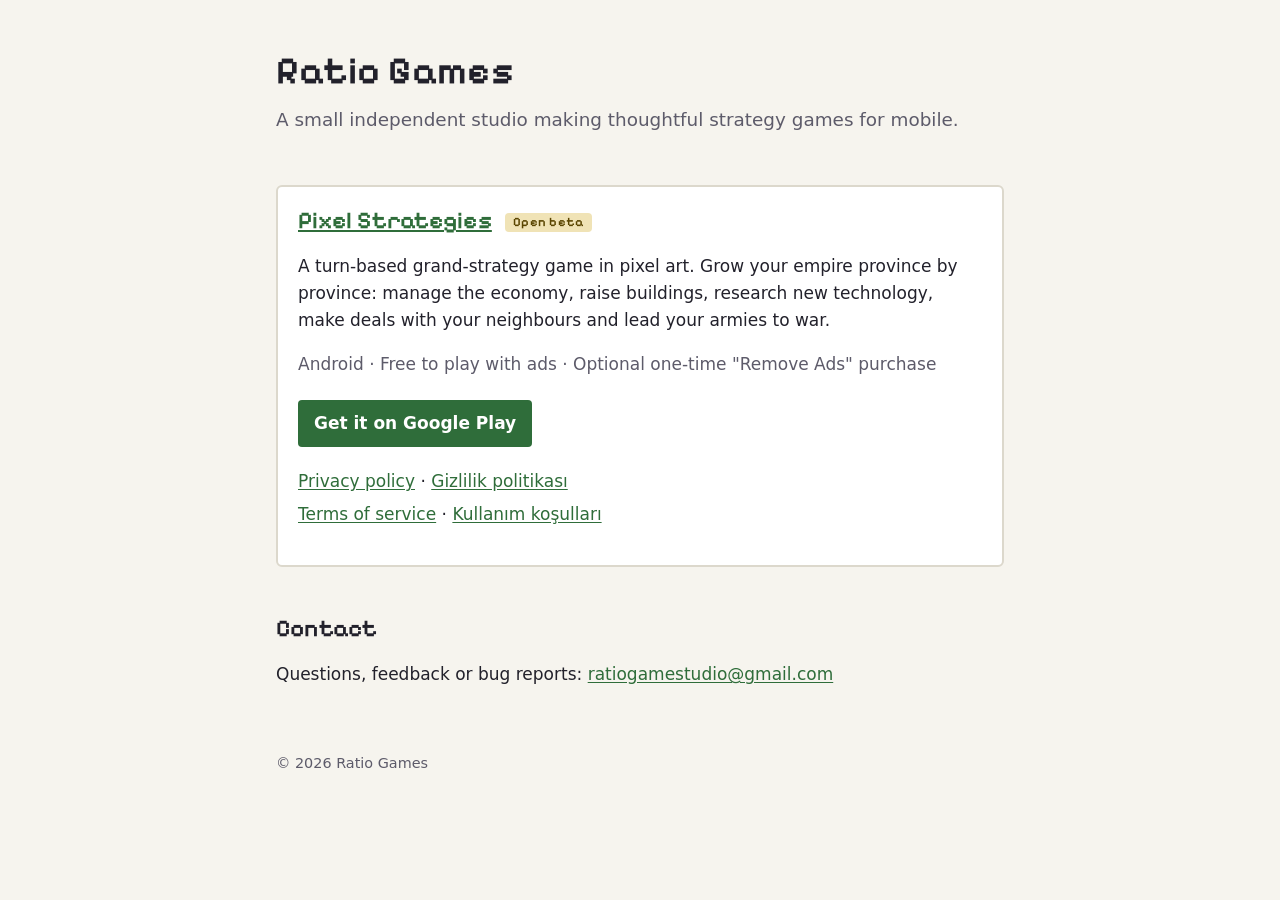
<file: index.html>
<!doctype html>
<html lang="en">
<head>
<meta charset="utf-8">
<meta name="viewport" content="width=device-width, initial-scale=1">
<title>Ratio Games</title>
<meta name="description" content="Ratio Games is a small independent studio making strategy games for mobile.">
<meta name="color-scheme" content="light dark">
<link rel="preconnect" href="https://fonts.googleapis.com">
<link rel="preconnect" href="https://fonts.gstatic.com" crossorigin>
<link rel="stylesheet" href="https://fonts.googleapis.com/css2?family=Pixelify+Sans:wght@500;600&display=swap">
<link rel="stylesheet" href="style.css">
</head>
<body>
<header>
  <h1>Ratio Games</h1>
  <p class="lead">A small independent studio making thoughtful strategy games for mobile.</p>
</header>

<main>
  <section class="card">
    <h2><a href="pixel-strategies/">Pixel Strategies</a> <span class="badge">Open beta</span></h2>
    <p>A turn-based grand-strategy game in pixel art. Grow your empire province by province: manage the economy,
      raise buildings, research new technology, make deals with your neighbours and lead your armies to war.</p>
    <p class="muted">Android &middot; Free to play with ads &middot; Optional one-time "Remove Ads" purchase</p>
    <p>
      <a class="button" href="pixel-strategies/">Get it on Google Play</a>
    </p>
    <ul class="links">
      <li><a href="pixel-strategies/privacy.html">Privacy policy</a> &middot; <a href="pixel-strategies/privacy-tr.html" hreflang="tr" lang="tr">Gizlilik politikası</a></li>
      <li><a href="pixel-strategies/terms.html">Terms of service</a> &middot; <a href="pixel-strategies/terms-tr.html" hreflang="tr" lang="tr">Kullanım koşulları</a></li>
    </ul>
  </section>

  <h2>Contact</h2>
  <p>Questions, feedback or bug reports: <a href="mailto:ratiogamestudio@gmail.com">ratiogamestudio@gmail.com</a></p>
</main>

<footer>
  <p>&copy; 2026 Ratio Games</p>
</footer>
</body>
</html>
</file>
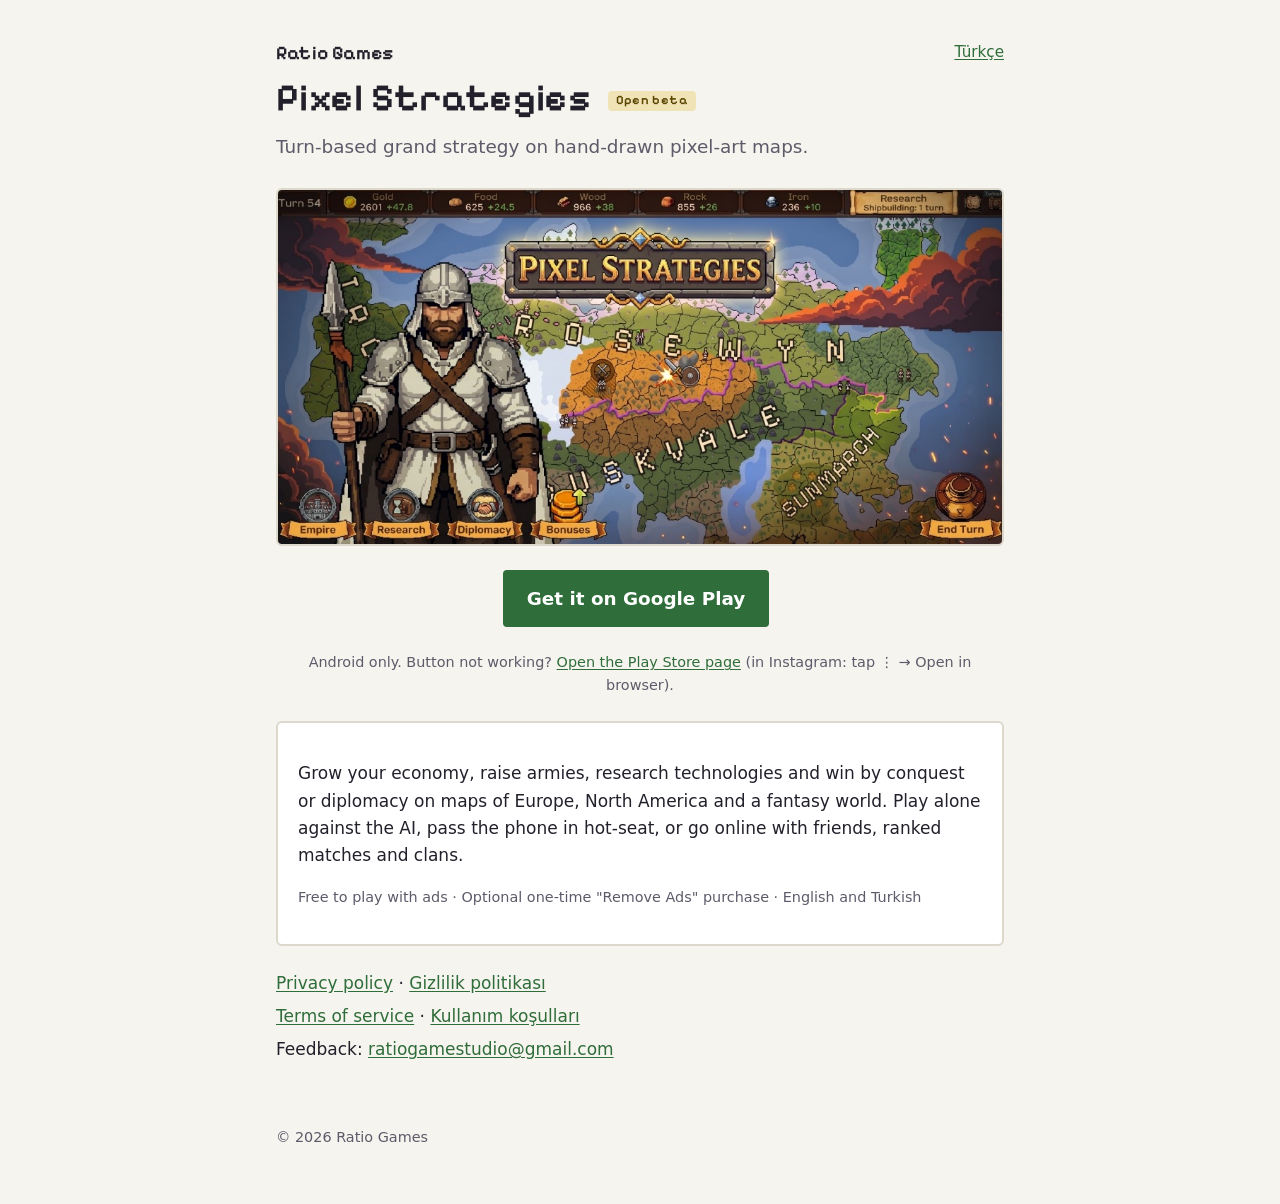
<file: pixel-strategies/index.html>
<!doctype html>
<html lang="en">
<head>
<meta charset="utf-8">
<meta name="viewport" content="width=device-width, initial-scale=1">
<title>Pixel Strategies</title>
<meta name="description" content="Turn-based grand strategy in pixel art. Open beta on Google Play.">
<meta name="color-scheme" content="light dark">
<meta property="og:type" content="website">
<meta property="og:title" content="Pixel Strategies: open beta on Google Play">
<meta property="og:description" content="Turn-based grand strategy on hand-drawn pixel-art maps. Free to play on Android.">
<meta property="og:url" content="https://ratiogames.github.io/pixel-strategies/">
<meta property="og:image" content="https://ratiogames.github.io/pixel-strategies/feature.jpg">
<meta property="og:image:width" content="1024">
<meta property="og:image:height" content="500">
<meta name="twitter:card" content="summary_large_image">
<link rel="alternate" hreflang="en" href="https://ratiogames.github.io/pixel-strategies/">
<link rel="alternate" hreflang="tr" href="https://ratiogames.github.io/pixel-strategies/tr.html">
<script>
  // Turkish phone/browser language -> the Turkish page, unless the visitor picked English (link below or ?lang=en)
  (function () {
    try {
      var q = location.search;
      if (q.indexOf('lang=en') >= 0) { localStorage.setItem('ps-lang', 'en'); return; }
      if (localStorage.getItem('ps-lang') === 'en') return;
    } catch (e) {}
    var langs = navigator.languages && navigator.languages.length ? navigator.languages : [navigator.language || ''];
    if (String(langs[0] || '').toLowerCase().indexOf('tr') === 0) location.replace('tr.html');
  })();
</script>
<link rel="preconnect" href="https://fonts.googleapis.com">
<link rel="preconnect" href="https://fonts.gstatic.com" crossorigin>
<link rel="stylesheet" href="https://fonts.googleapis.com/css2?family=Pixelify+Sans:wght@500;600&display=swap">
<link rel="stylesheet" href="../style.css">
<style>
  .hero { width: 100%; height: auto; border-radius: 6px; border: 2px solid var(--border); display: block; }
  .cta { text-align: center; margin: 20px 0 8px; }
  .cta .button { font-size: 1.15rem; padding: 14px 24px; }
  .small { font-size: 0.9rem; }
</style>
</head>
<body>
<header>
  <span class="lang"><a href="tr.html" hreflang="tr" lang="tr">Türkçe</a></span>
  <a class="brand" href="../">Ratio Games</a>
  <h1>Pixel Strategies <span class="badge">Open beta</span></h1>
  <p class="lead">Turn-based grand strategy on hand-drawn pixel-art maps.</p>
</header>

<main>
  <img class="hero" src="feature.jpg" width="1024" height="500" alt="Pixel Strategies: a knight in front of the pixel-art strategy map">

  <!-- Android: the intent link opens the Play Store app straight from in-app browsers (Instagram, Facebook, TikTok);
       browsers that can't handle it fall back to the web store page. -->
  <p class="cta">
    <a class="button" href="intent://details?id=com.ratiogames.pixelstrategies#Intent;scheme=market;package=com.android.vending;S.browser_fallback_url=https%3A%2F%2Fplay.google.com%2Fstore%2Fapps%2Fdetails%3Fid%3Dcom.ratiogames.pixelstrategies;end">Get it on Google Play</a>
  </p>
  <p class="cta small muted">Android only. Button not working?
    <a href="https://play.google.com/store/apps/details?id=com.ratiogames.pixelstrategies" target="_blank" rel="noopener">Open the Play Store page</a>
    (in Instagram: tap ⋮ → Open in browser).</p>

  <section class="card">
    <p>Grow your economy, raise armies, research technologies and win by conquest or diplomacy on maps of Europe,
      North America and a fantasy world. Play alone against the AI, pass the phone in hot-seat, or go online with
      friends, ranked matches and clans.</p>
    <p class="muted small">Free to play with ads &middot; Optional one-time "Remove Ads" purchase &middot; English and Turkish</p>
  </section>

  <ul class="links">
    <li><a href="privacy.html">Privacy policy</a> &middot; <a href="privacy-tr.html" hreflang="tr" lang="tr">Gizlilik politikası</a></li>
    <li><a href="terms.html">Terms of service</a> &middot; <a href="terms-tr.html" hreflang="tr" lang="tr">Kullanım koşulları</a></li>
    <li>Feedback: <a href="mailto:ratiogamestudio@gmail.com">ratiogamestudio@gmail.com</a></li>
  </ul>
</main>

<footer>
  <p>&copy; 2026 Ratio Games</p>
</footer>
</body>
</html>
</file>
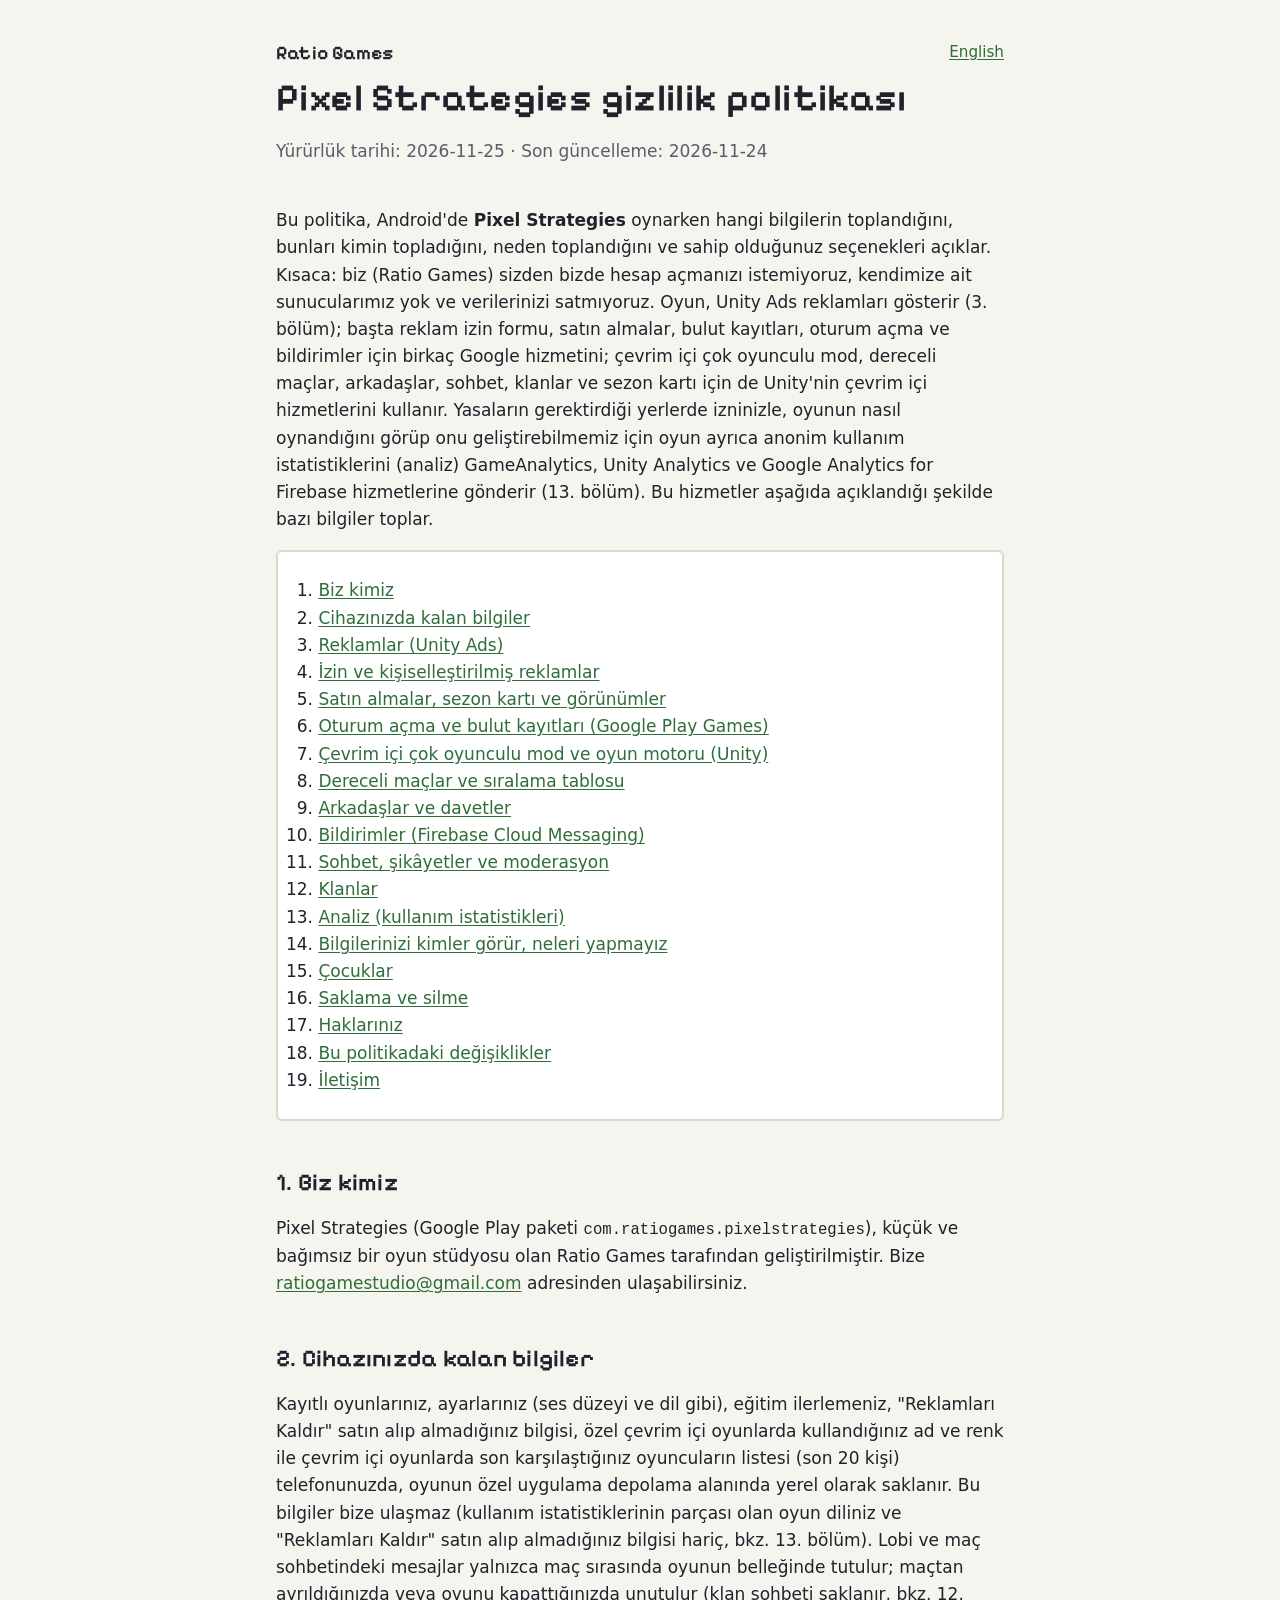
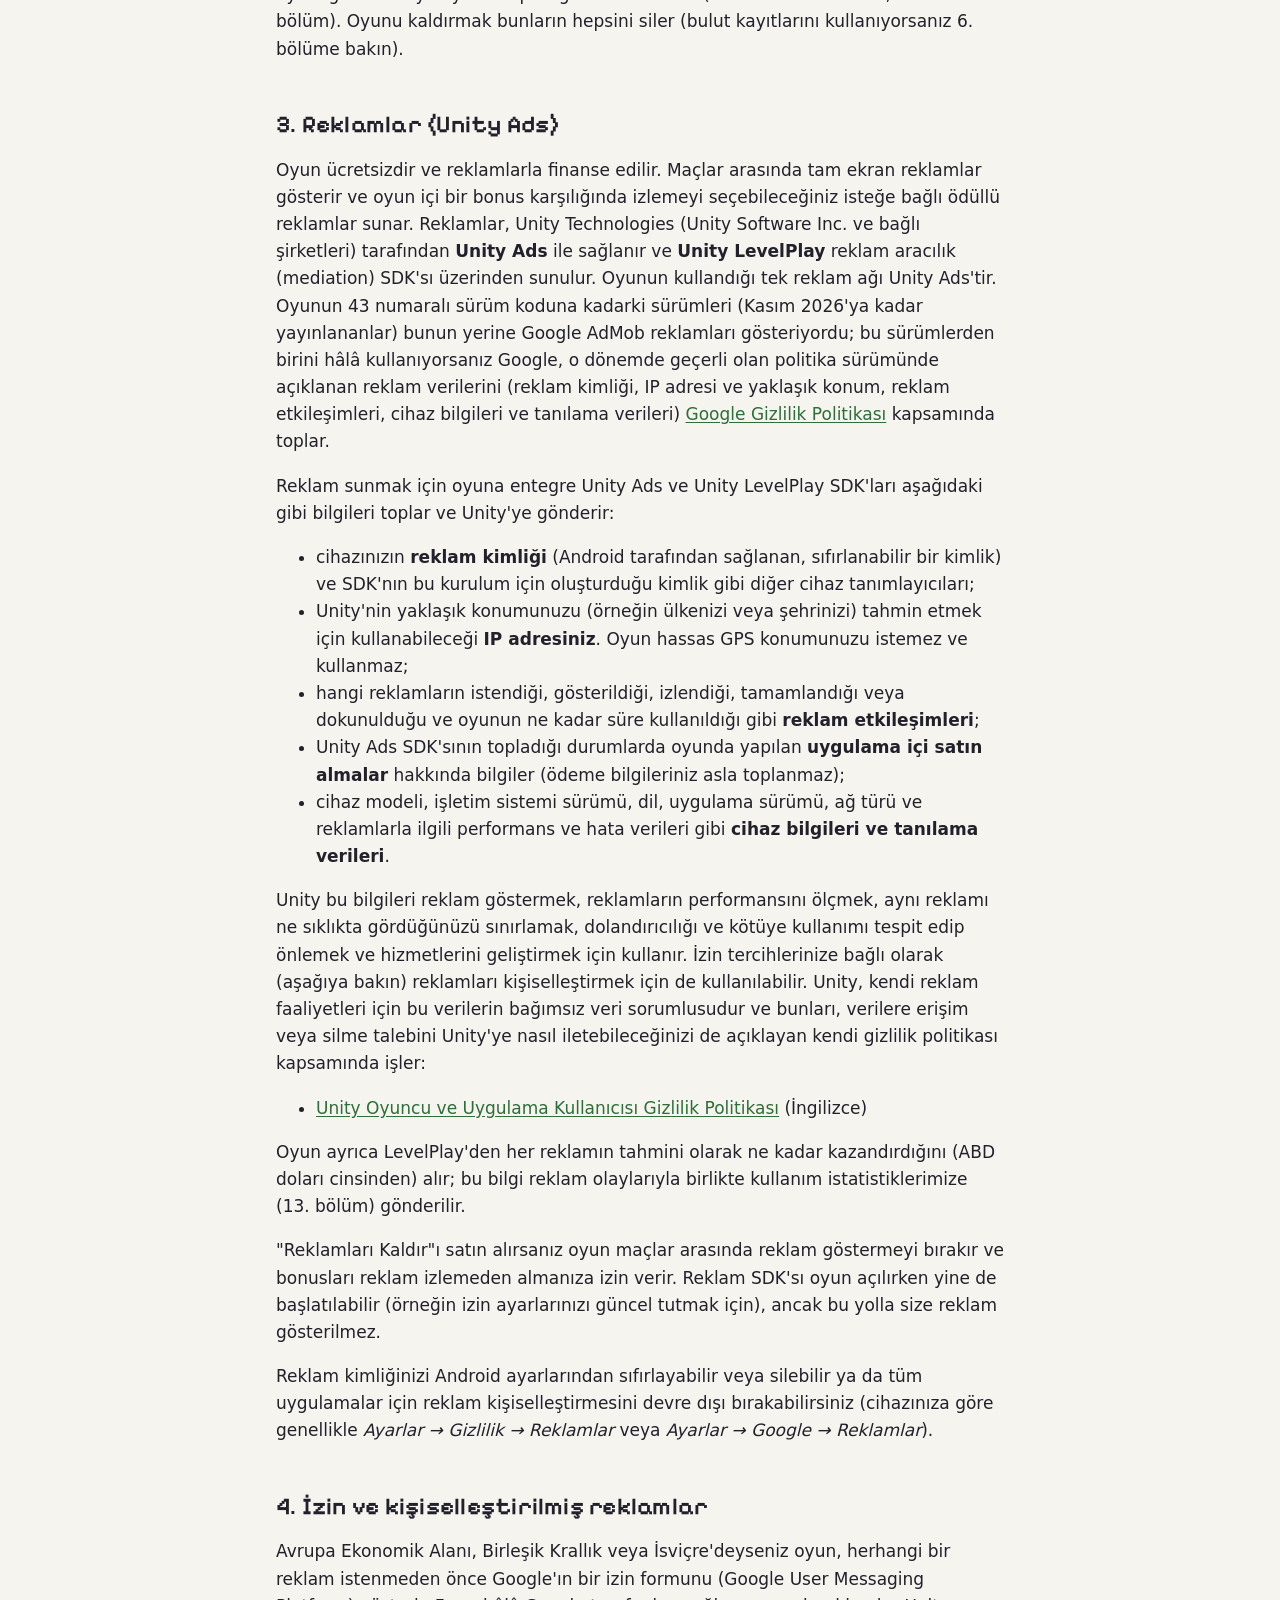
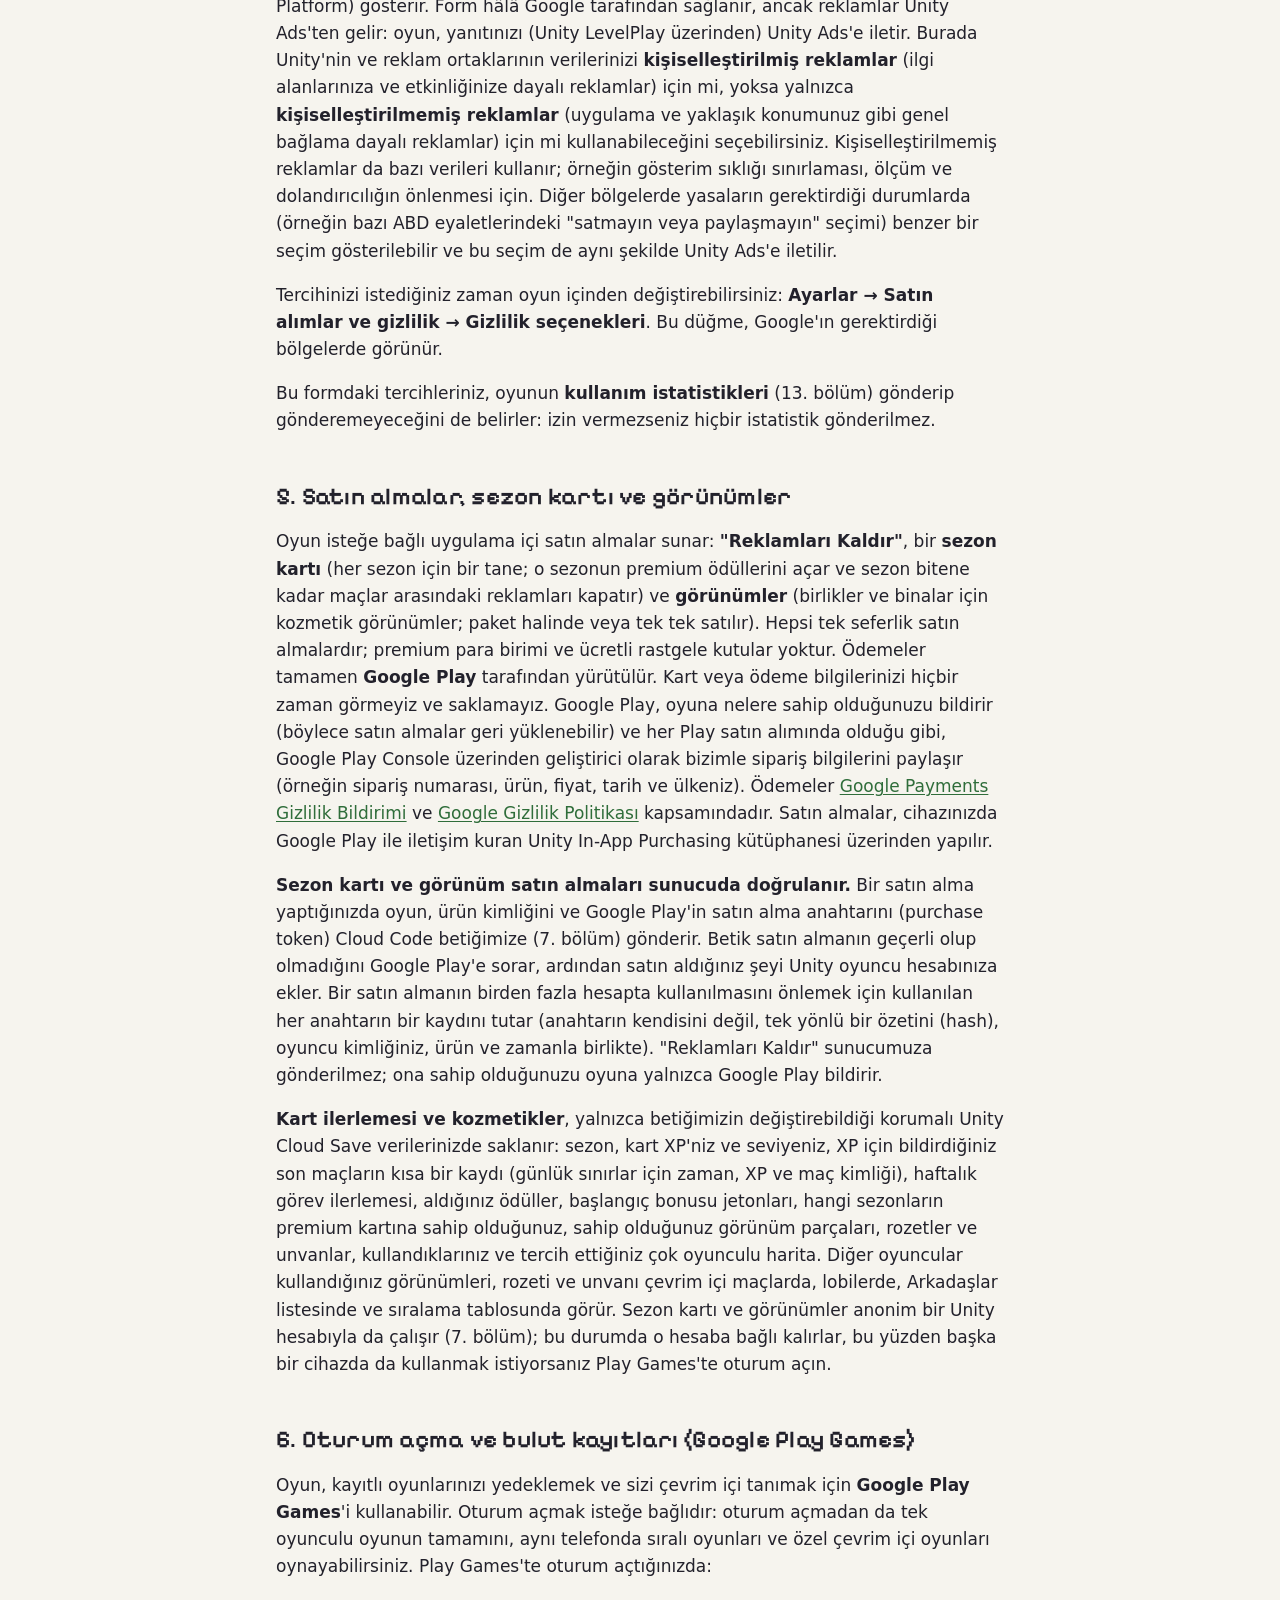
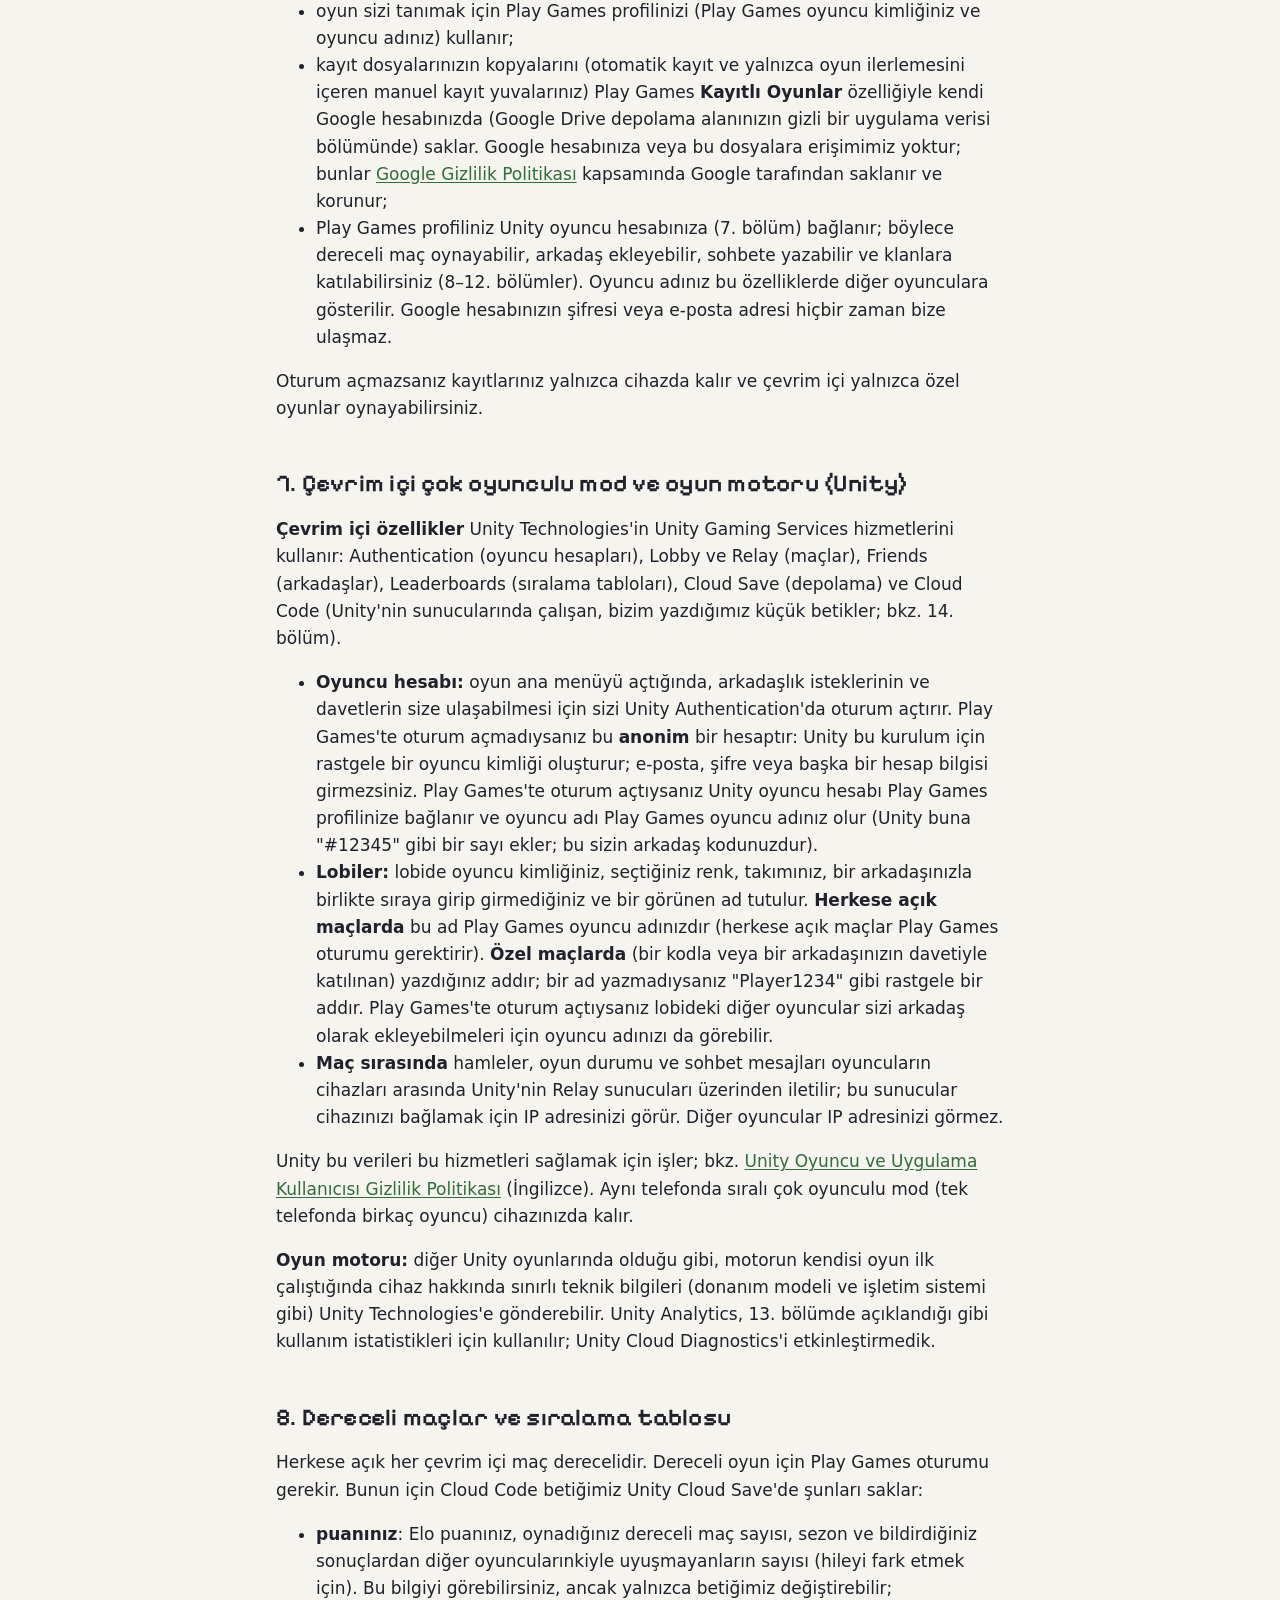
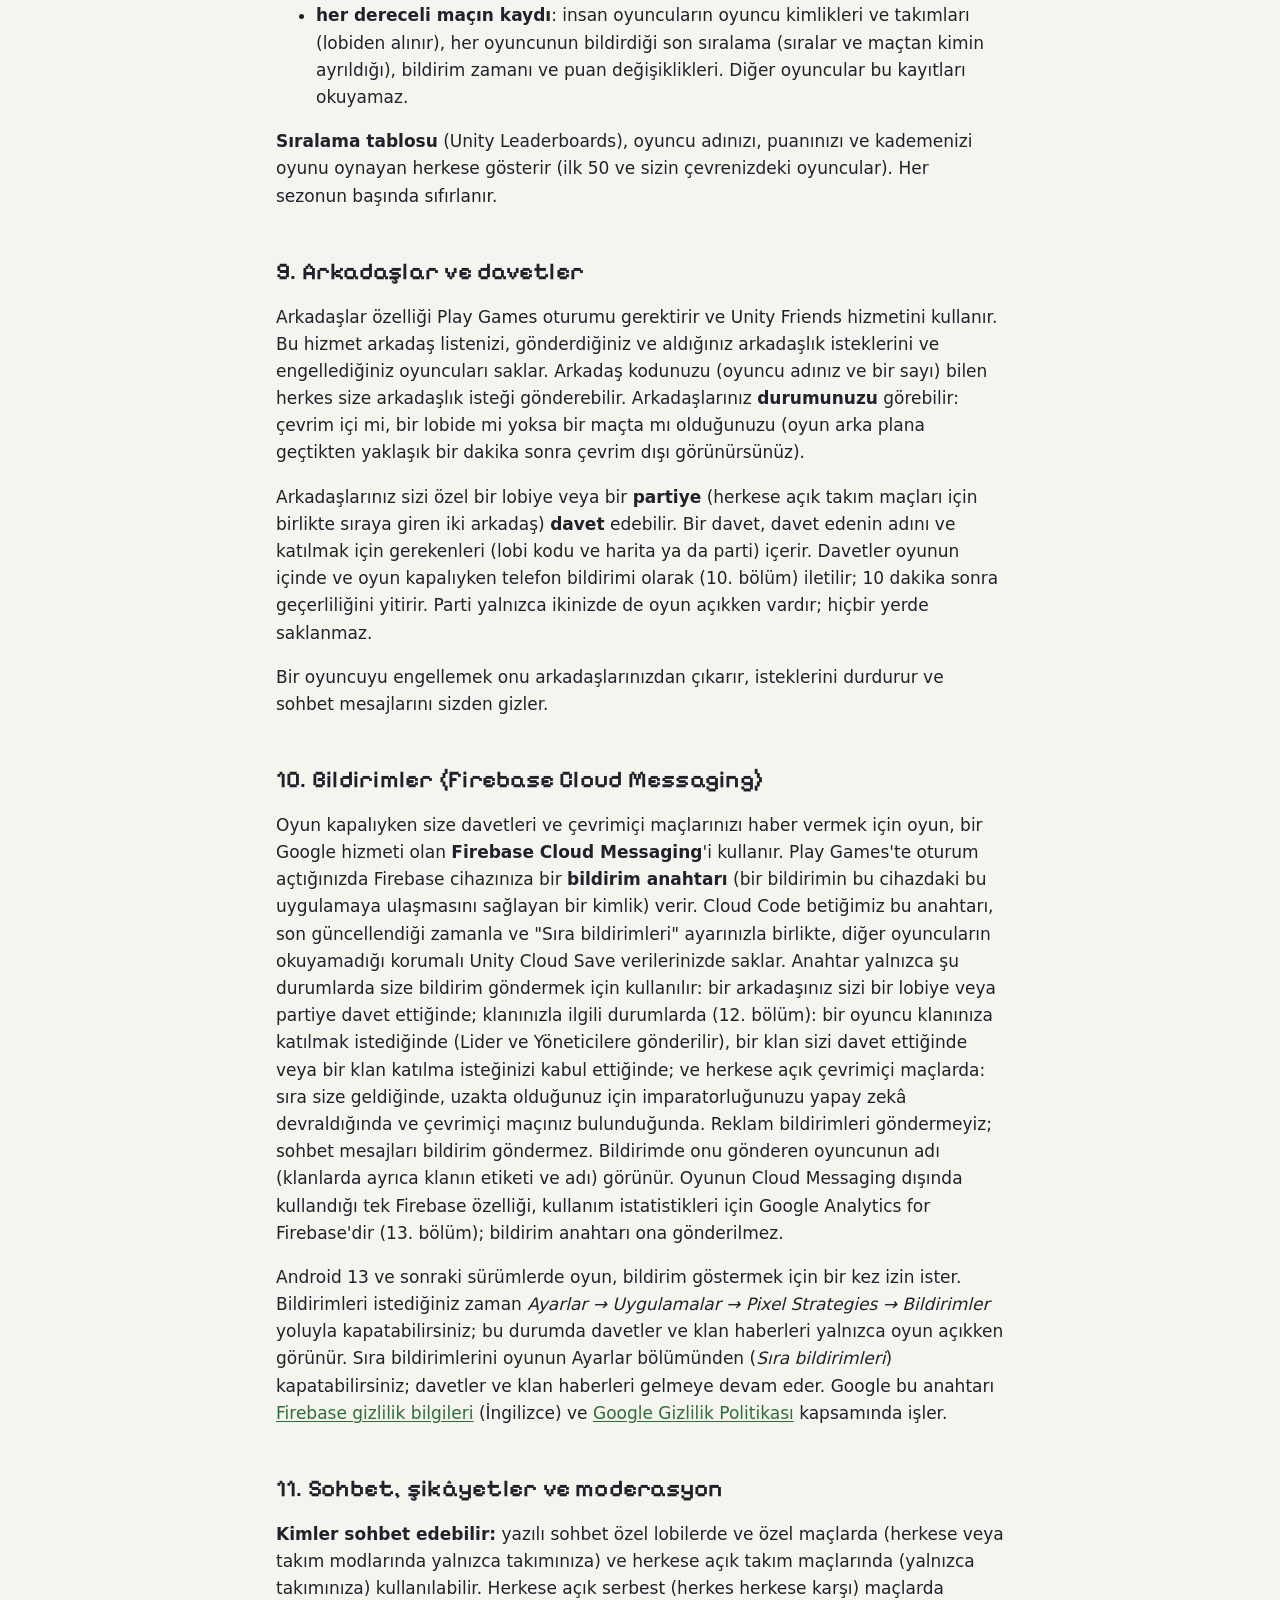
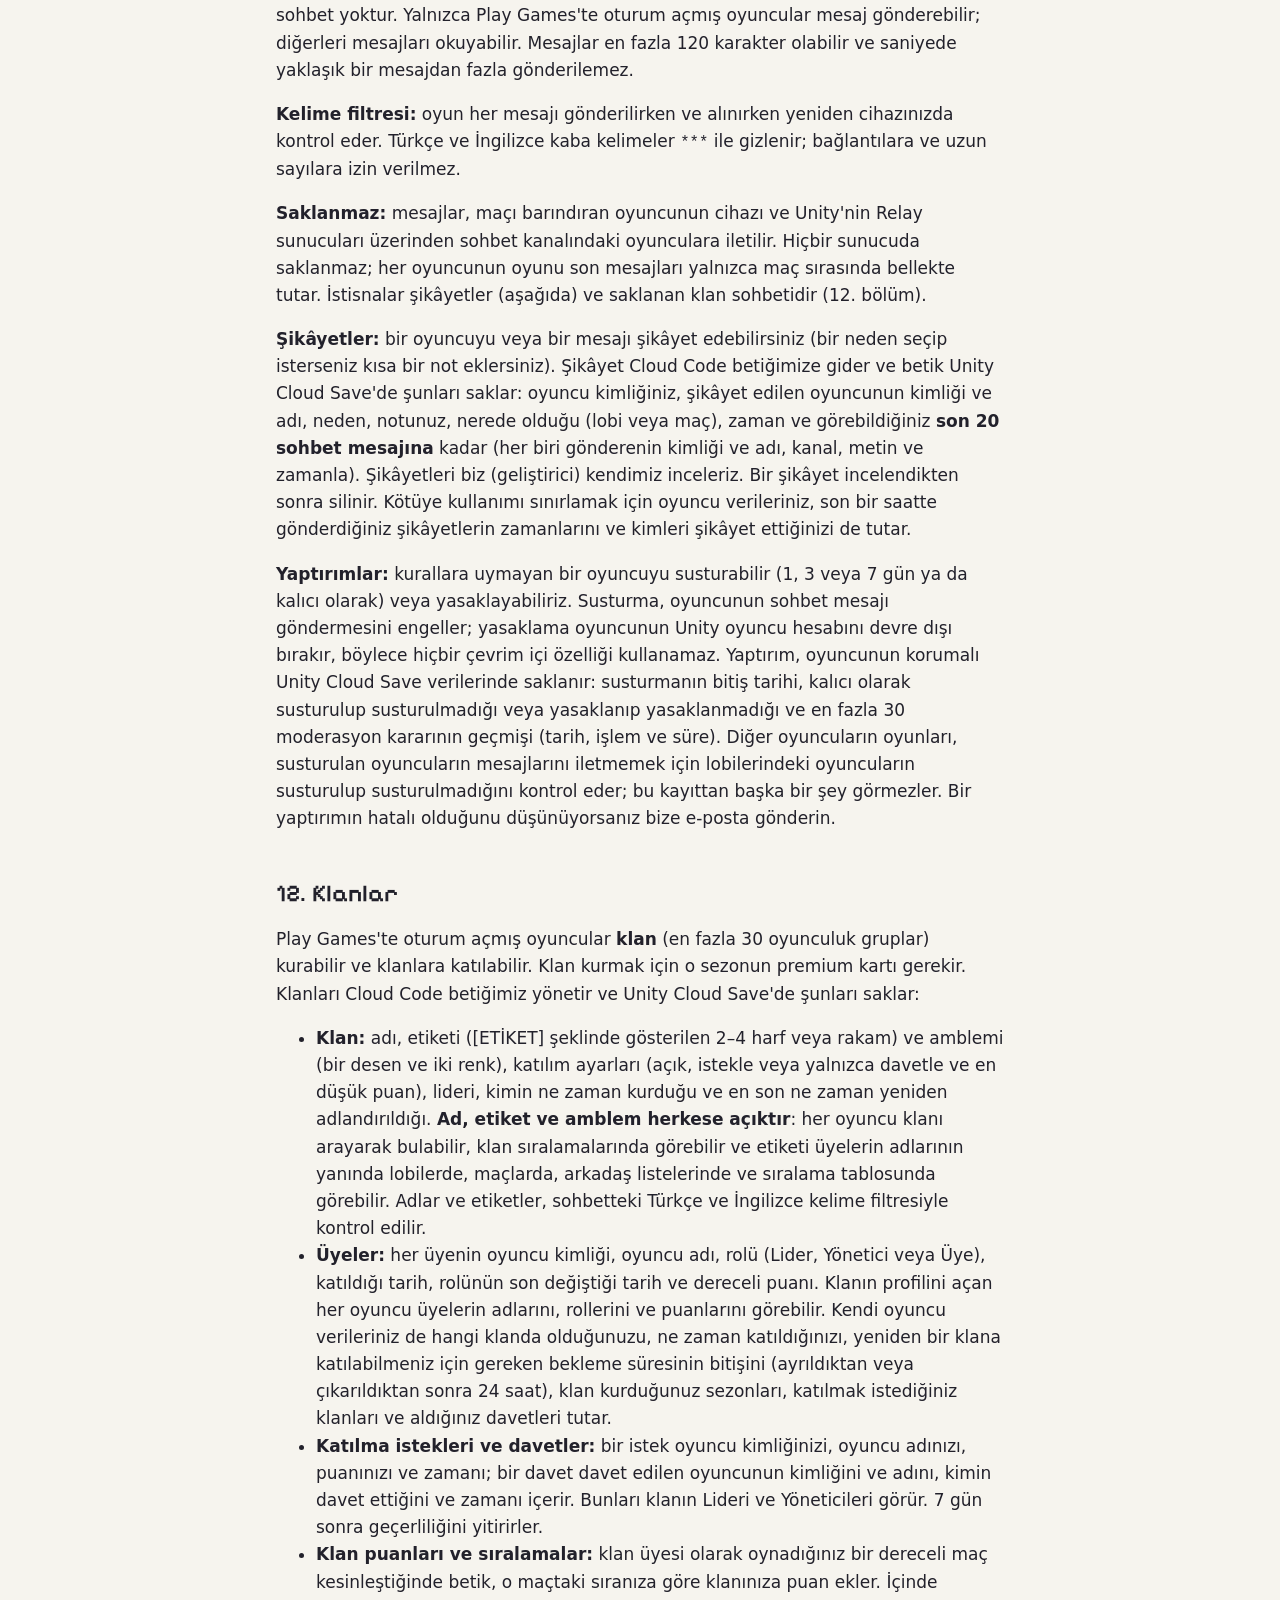
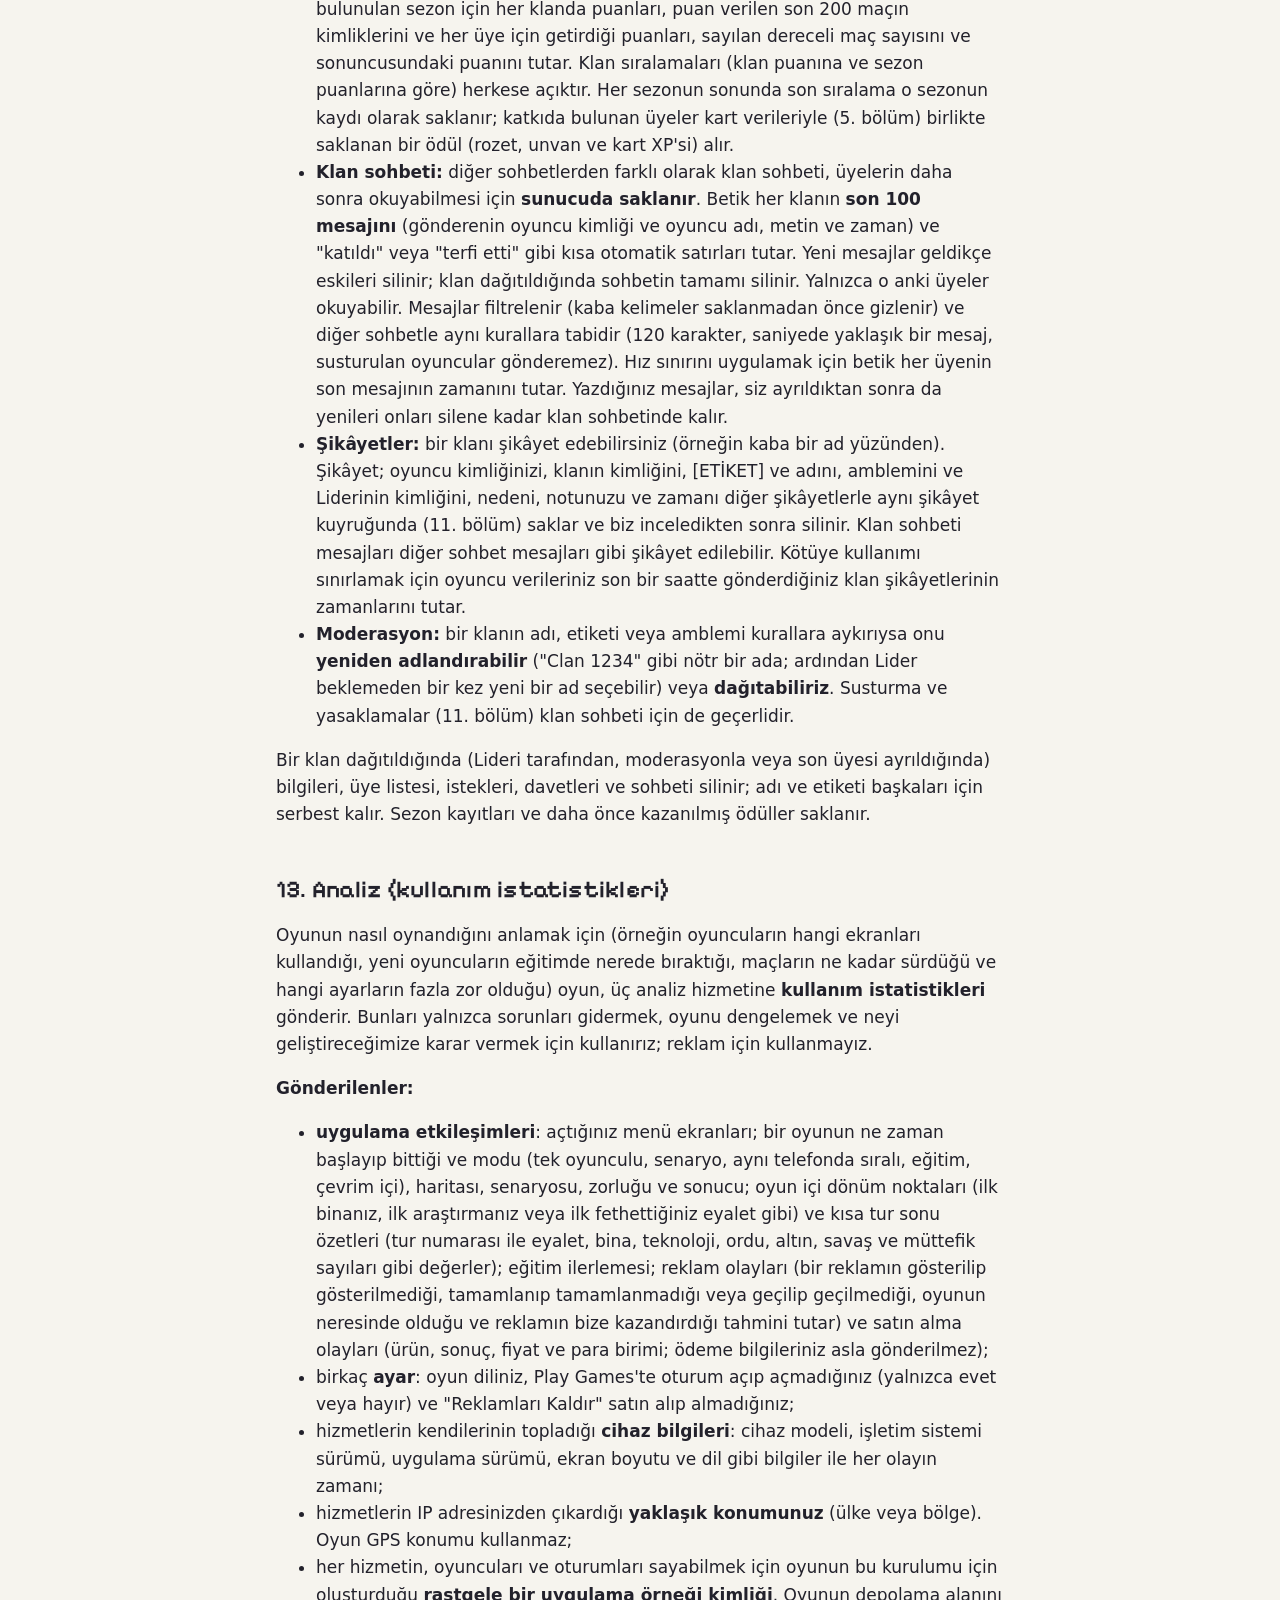
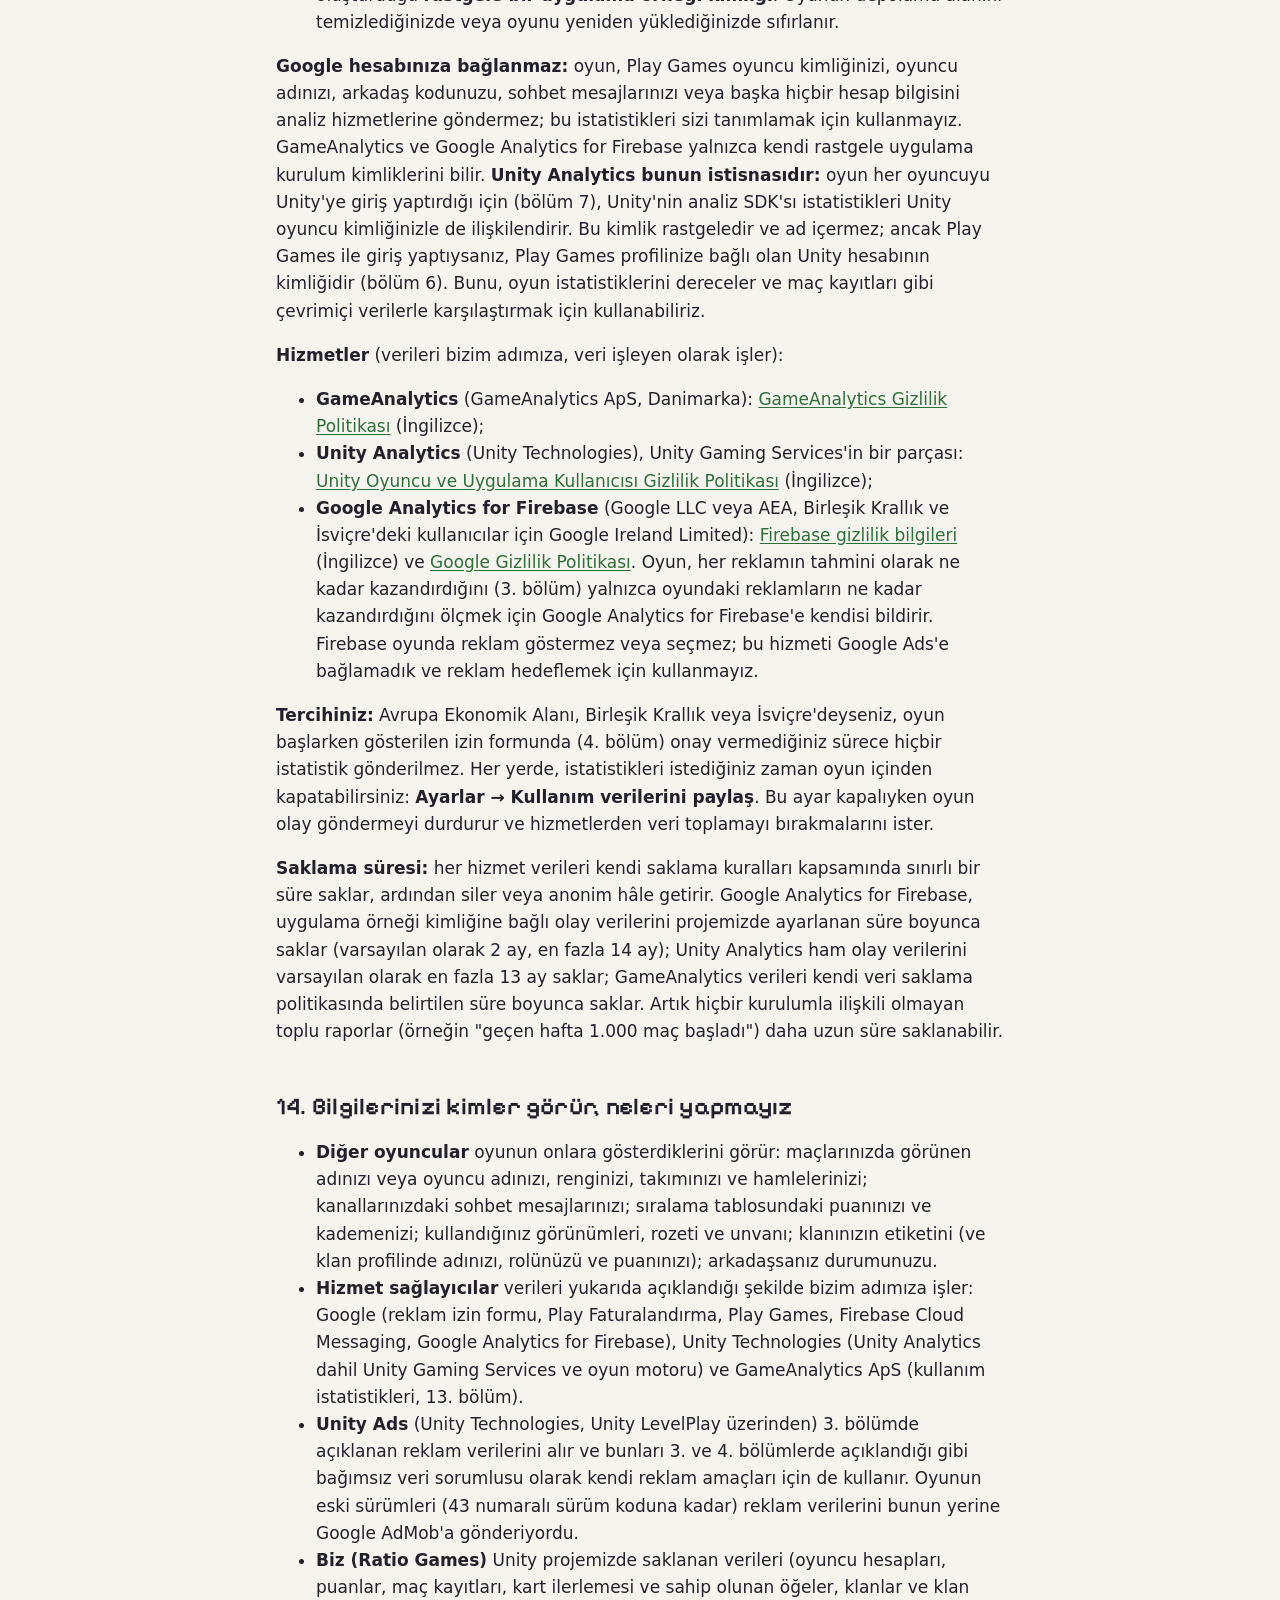
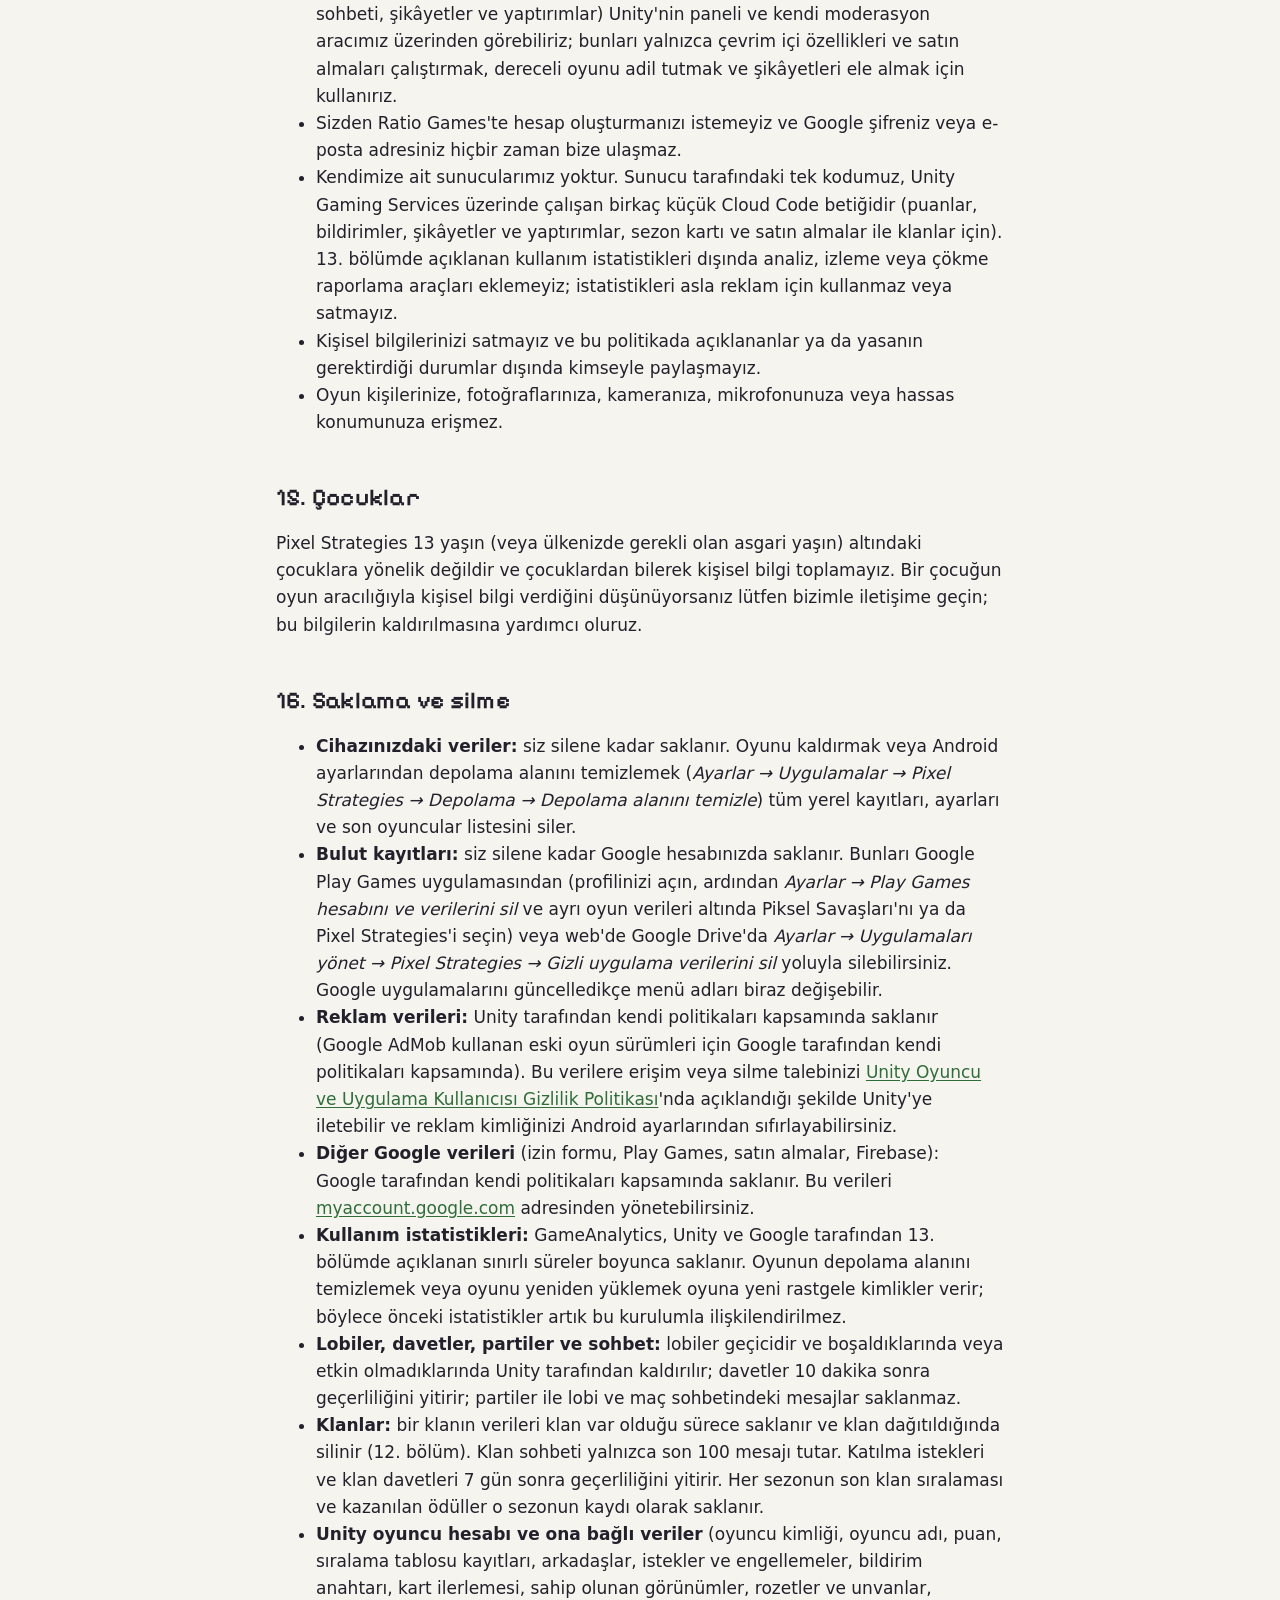
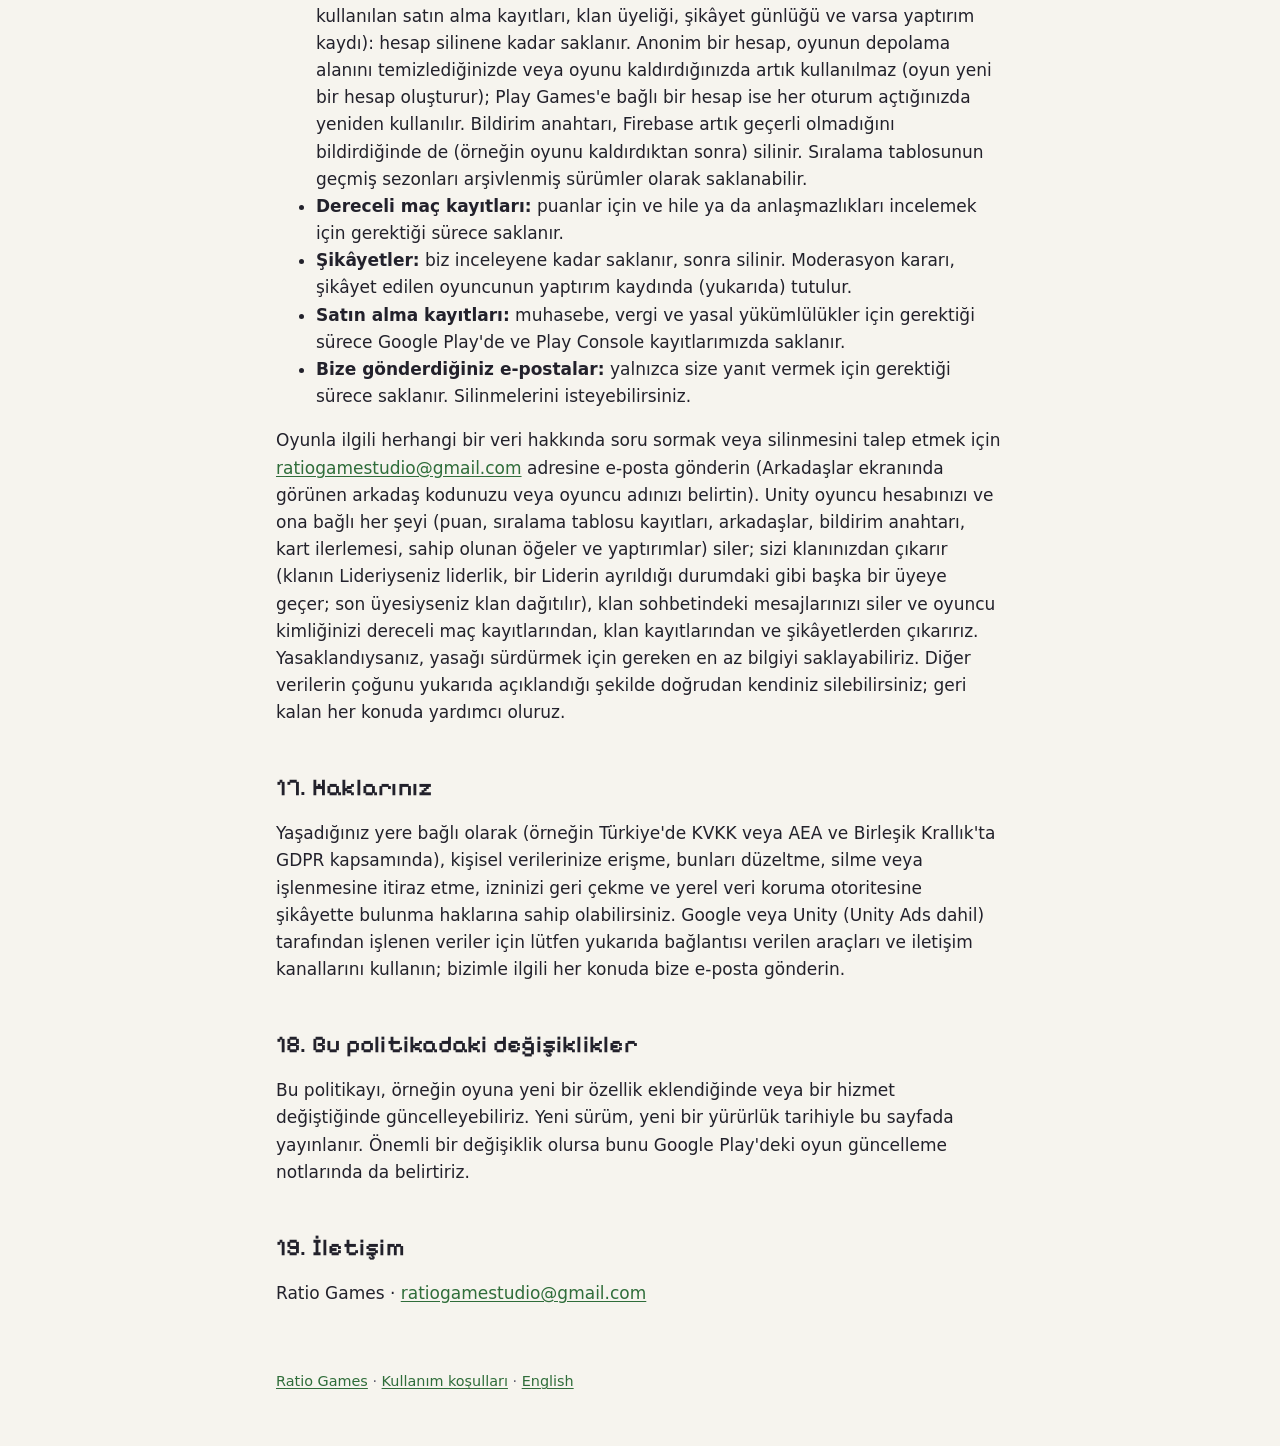
<file: pixel-strategies/privacy-tr.html>
<!doctype html>
<!--
  MACHINE DRAFT: this Turkish translation was machine-generated from privacy.html and needs review by a native
  Turkish speaker before publishing. The English version (privacy.html) is the reference text; keep both in sync.
-->
<html lang="tr">
<head>
<meta charset="utf-8">
<meta name="viewport" content="width=device-width, initial-scale=1">
<title>Pixel Strategies Gizlilik</title>
<meta name="description" content="Ratio Games tarafından geliştirilen Pixel Strategies oyununun gizlilik politikası.">
<meta name="color-scheme" content="light dark">
<link rel="alternate" hreflang="en" href="privacy.html">
<link rel="preconnect" href="https://fonts.googleapis.com">
<link rel="preconnect" href="https://fonts.gstatic.com" crossorigin>
<link rel="stylesheet" href="https://fonts.googleapis.com/css2?family=Pixelify+Sans:wght@500;600&display=swap">
<link rel="stylesheet" href="../style.css">
</head>
<body>
<header>
  <a class="brand" href="../index.html">Ratio Games</a>
  <span class="lang"><a href="privacy.html" hreflang="en" lang="en">English</a></span>
  <h1>Pixel Strategies gizlilik politikası</h1>
  <p class="muted">Yürürlük tarihi: 2026-11-25 &middot; Son güncelleme: 2026-11-24</p>
</header>

<main>
  <p>Bu politika, Android'de <strong>Pixel Strategies</strong> oynarken hangi
    bilgilerin toplandığını, bunları kimin topladığını, neden toplandığını ve sahip olduğunuz seçenekleri açıklar.
    Kısaca: biz (Ratio Games) sizden bizde hesap açmanızı istemiyoruz, kendimize ait sunucularımız yok ve
    verilerinizi satmıyoruz. Oyun, Unity Ads reklamları gösterir (3. bölüm); başta reklam izin formu, satın almalar,
    bulut kayıtları, oturum açma ve bildirimler için birkaç Google hizmetini; çevrim içi çok oyunculu mod, dereceli
    maçlar, arkadaşlar, sohbet, klanlar ve sezon kartı için de Unity'nin çevrim içi hizmetlerini kullanır. Yasaların gerektirdiği yerlerde izninizle, oyunun nasıl
    oynandığını görüp onu geliştirebilmemiz için oyun ayrıca anonim kullanım istatistiklerini (analiz) GameAnalytics,
    Unity Analytics ve Google Analytics for Firebase hizmetlerine gönderir (13. bölüm). Bu hizmetler aşağıda
    açıklandığı şekilde bazı bilgiler toplar.</p>

  <nav class="toc" aria-label="İçindekiler">
    <ol>
      <li><a href="#who">Biz kimiz</a></li>
      <li><a href="#device">Cihazınızda kalan bilgiler</a></li>
      <li><a href="#ads">Reklamlar (Unity Ads)</a></li>
      <li><a href="#consent">İzin ve kişiselleştirilmiş reklamlar</a></li>
      <li><a href="#purchases">Satın almalar, sezon kartı ve görünümler</a></li>
      <li><a href="#cloud">Oturum açma ve bulut kayıtları (Google Play Games)</a></li>
      <li><a href="#unity">Çevrim içi çok oyunculu mod ve oyun motoru (Unity)</a></li>
      <li><a href="#ranked">Dereceli maçlar ve sıralama tablosu</a></li>
      <li><a href="#friends">Arkadaşlar ve davetler</a></li>
      <li><a href="#push">Bildirimler (Firebase Cloud Messaging)</a></li>
      <li><a href="#chat">Sohbet, şikâyetler ve moderasyon</a></li>
      <li><a href="#clans">Klanlar</a></li>
      <li><a href="#analytics">Analiz (kullanım istatistikleri)</a></li>
      <li><a href="#sharing">Bilgilerinizi kimler görür, neleri yapmayız</a></li>
      <li><a href="#children">Çocuklar</a></li>
      <li><a href="#retention">Saklama ve silme</a></li>
      <li><a href="#rights">Haklarınız</a></li>
      <li><a href="#changes">Bu politikadaki değişiklikler</a></li>
      <li><a href="#contact">İletişim</a></li>
    </ol>
  </nav>

  <h2 id="who">1. Biz kimiz</h2>
  <p>Pixel Strategies (Google Play paketi <code>com.ratiogames.pixelstrategies</code>), küçük ve bağımsız bir oyun
    stüdyosu olan Ratio Games tarafından geliştirilmiştir. Bize
    <a href="mailto:ratiogamestudio@gmail.com">ratiogamestudio@gmail.com</a> adresinden ulaşabilirsiniz.</p>

  <h2 id="device">2. Cihazınızda kalan bilgiler</h2>
  <p>Kayıtlı oyunlarınız, ayarlarınız (ses düzeyi ve dil gibi), eğitim ilerlemeniz, "Reklamları Kaldır" satın alıp
    almadığınız bilgisi, özel çevrim içi oyunlarda kullandığınız ad ve renk ile çevrim içi oyunlarda son karşılaştığınız
    oyuncuların listesi (son 20 kişi) telefonunuzda, oyunun özel uygulama depolama alanında yerel olarak saklanır. Bu
    bilgiler bize ulaşmaz (kullanım istatistiklerinin parçası olan oyun diliniz ve "Reklamları Kaldır" satın alıp
    almadığınız bilgisi hariç, bkz. 13. bölüm). Lobi ve maç sohbetindeki mesajlar yalnızca maç sırasında oyunun belleğinde tutulur;
    maçtan ayrıldığınızda veya oyunu kapattığınızda unutulur (klan sohbeti saklanır, bkz. 12. bölüm). Oyunu
    kaldırmak bunların hepsini siler (bulut kayıtlarını kullanıyorsanız 6. bölüme bakın).</p>

  <h2 id="ads">3. Reklamlar (Unity Ads)</h2>
  <p>Oyun ücretsizdir ve reklamlarla finanse edilir. Maçlar arasında tam ekran reklamlar gösterir ve oyun içi bir
    bonus karşılığında izlemeyi seçebileceğiniz isteğe bağlı ödüllü reklamlar sunar. Reklamlar, Unity Technologies
    (Unity Software Inc. ve bağlı şirketleri) tarafından <strong>Unity Ads</strong> ile sağlanır ve
    <strong>Unity LevelPlay</strong> reklam aracılık (mediation) SDK'sı üzerinden sunulur. Oyunun kullandığı tek reklam
    ağı Unity Ads'tir. Oyunun 43 numaralı sürüm koduna kadarki sürümleri (Kasım 2026'ya kadar yayınlananlar) bunun
    yerine Google AdMob reklamları gösteriyordu; bu sürümlerden birini hâlâ kullanıyorsanız Google, o dönemde geçerli
    olan politika sürümünde açıklanan reklam verilerini (reklam kimliği, IP adresi ve yaklaşık konum, reklam
    etkileşimleri, cihaz bilgileri ve tanılama verileri)
    <a href="https://policies.google.com/privacy?hl=tr">Google Gizlilik Politikası</a> kapsamında toplar.</p>
  <p>Reklam sunmak için oyuna entegre Unity Ads ve Unity LevelPlay SDK'ları aşağıdaki gibi bilgileri toplar ve
    Unity'ye gönderir:</p>
  <ul>
    <li>cihazınızın <strong>reklam kimliği</strong> (Android tarafından sağlanan, sıfırlanabilir bir kimlik) ve SDK'nın
      bu kurulum için oluşturduğu kimlik gibi diğer cihaz tanımlayıcıları;</li>
    <li>Unity'nin yaklaşık konumunuzu (örneğin ülkenizi veya şehrinizi) tahmin etmek için kullanabileceği
      <strong>IP adresiniz</strong>. Oyun hassas GPS konumunuzu istemez ve kullanmaz;</li>
    <li>hangi reklamların istendiği, gösterildiği, izlendiği, tamamlandığı veya dokunulduğu ve oyunun ne kadar süre
      kullanıldığı gibi <strong>reklam etkileşimleri</strong>;</li>
    <li>Unity Ads SDK'sının topladığı durumlarda oyunda yapılan <strong>uygulama içi satın almalar</strong> hakkında
      bilgiler (ödeme bilgileriniz asla toplanmaz);</li>
    <li>cihaz modeli, işletim sistemi sürümü, dil, uygulama sürümü, ağ türü ve reklamlarla ilgili performans ve hata
      verileri gibi <strong>cihaz bilgileri ve tanılama verileri</strong>.</li>
  </ul>
  <p>Unity bu bilgileri reklam göstermek, reklamların performansını ölçmek, aynı reklamı ne sıklıkta gördüğünüzü
    sınırlamak, dolandırıcılığı ve kötüye kullanımı tespit edip önlemek ve hizmetlerini geliştirmek için kullanır.
    İzin tercihlerinize bağlı olarak (aşağıya bakın) reklamları kişiselleştirmek için de kullanılabilir. Unity, kendi
    reklam faaliyetleri için bu verilerin bağımsız veri sorumlusudur ve bunları, verilere erişim veya silme talebini
    Unity'ye nasıl iletebileceğinizi de açıklayan kendi gizlilik politikası kapsamında işler:</p>
  <ul>
    <li><a href="https://unity.com/legal/game-player-and-app-user-privacy-policy">Unity Oyuncu ve Uygulama Kullanıcısı Gizlilik Politikası</a> (İngilizce)</li>
  </ul>
  <p>Oyun ayrıca LevelPlay'den her reklamın tahmini olarak ne kadar kazandırdığını (ABD doları cinsinden) alır; bu
    bilgi reklam olaylarıyla birlikte kullanım istatistiklerimize (13. bölüm) gönderilir.</p>
  <p>"Reklamları Kaldır"ı satın alırsanız oyun maçlar arasında reklam göstermeyi bırakır ve bonusları reklam
    izlemeden almanıza izin verir. Reklam SDK'sı oyun açılırken yine de başlatılabilir (örneğin izin ayarlarınızı
    güncel tutmak için), ancak bu yolla size reklam gösterilmez.</p>
  <p>Reklam kimliğinizi Android ayarlarından sıfırlayabilir veya silebilir ya da tüm uygulamalar için reklam
    kişiselleştirmesini devre dışı bırakabilirsiniz (cihazınıza göre genellikle <em>Ayarlar &rarr; Gizlilik &rarr;
    Reklamlar</em> veya <em>Ayarlar &rarr; Google &rarr; Reklamlar</em>).</p>

  <h2 id="consent">4. İzin ve kişiselleştirilmiş reklamlar</h2>
  <p>Avrupa Ekonomik Alanı, Birleşik Krallık veya İsviçre'deyseniz oyun, herhangi bir reklam istenmeden önce
    Google'ın bir izin formunu (Google User Messaging Platform) gösterir. Form hâlâ Google tarafından sağlanır, ancak
    reklamlar Unity Ads'ten gelir: oyun, yanıtınızı (Unity LevelPlay üzerinden) Unity Ads'e iletir. Burada Unity'nin
    ve reklam ortaklarının verilerinizi <strong>kişiselleştirilmiş reklamlar</strong> (ilgi alanlarınıza ve
    etkinliğinize dayalı reklamlar) için mi, yoksa yalnızca <strong>kişiselleştirilmemiş reklamlar</strong> (uygulama
    ve yaklaşık konumunuz gibi genel bağlama dayalı reklamlar) için mi kullanabileceğini seçebilirsiniz.
    Kişiselleştirilmemiş reklamlar da bazı verileri kullanır; örneğin gösterim sıklığı sınırlaması, ölçüm ve
    dolandırıcılığın önlenmesi için. Diğer bölgelerde yasaların gerektirdiği durumlarda (örneğin bazı ABD
    eyaletlerindeki "satmayın veya paylaşmayın" seçimi) benzer bir seçim gösterilebilir ve bu seçim de aynı şekilde
    Unity Ads'e iletilir.</p>
  <p>Tercihinizi istediğiniz zaman oyun içinden değiştirebilirsiniz: <strong>Ayarlar &rarr; Satın alımlar ve
    gizlilik &rarr; Gizlilik seçenekleri</strong>. Bu düğme, Google'ın gerektirdiği bölgelerde görünür.</p>
  <p>Bu formdaki tercihleriniz, oyunun <strong>kullanım istatistikleri</strong> (13. bölüm) gönderip
    gönderemeyeceğini de belirler: izin vermezseniz hiçbir istatistik gönderilmez.</p>

  <h2 id="purchases">5. Satın almalar, sezon kartı ve görünümler</h2>
  <p>Oyun isteğe bağlı uygulama içi satın almalar sunar: <strong>"Reklamları Kaldır"</strong>, bir <strong>sezon
    kartı</strong> (her sezon için bir tane; o sezonun premium ödüllerini açar ve sezon bitene kadar maçlar arasındaki
    reklamları kapatır) ve <strong>görünümler</strong> (birlikler ve binalar için kozmetik görünümler; paket halinde veya
    tek tek satılır). Hepsi tek seferlik satın almalardır; premium para birimi ve ücretli rastgele kutular yoktur.
    Ödemeler tamamen <strong>Google Play</strong> tarafından yürütülür. Kart veya ödeme bilgilerinizi hiçbir zaman
    görmeyiz ve saklamayız. Google Play, oyuna nelere sahip olduğunuzu bildirir (böylece satın almalar geri
    yüklenebilir) ve her Play satın alımında olduğu gibi, Google Play Console üzerinden geliştirici olarak bizimle
    sipariş bilgilerini paylaşır (örneğin sipariş numarası, ürün, fiyat, tarih ve ülkeniz). Ödemeler
    <a href="https://payments.google.com/payments/apis-secure/u/0/get_legal_document?ldo=0&amp;ldt=privacynotice&amp;hl=tr">Google Payments Gizlilik Bildirimi</a>
    ve <a href="https://policies.google.com/privacy?hl=tr">Google Gizlilik Politikası</a> kapsamındadır. Satın almalar,
    cihazınızda Google Play ile iletişim kuran Unity In-App Purchasing kütüphanesi üzerinden yapılır.</p>
  <p><strong>Sezon kartı ve görünüm satın almaları sunucuda doğrulanır.</strong> Bir satın alma yaptığınızda oyun,
    ürün kimliğini ve Google Play'in satın alma anahtarını (purchase token) Cloud Code betiğimize (7. bölüm) gönderir.
    Betik satın almanın geçerli olup olmadığını Google Play'e sorar, ardından satın aldığınız şeyi Unity oyuncu
    hesabınıza ekler. Bir satın almanın birden fazla hesapta kullanılmasını önlemek için kullanılan her anahtarın bir
    kaydını tutar (anahtarın kendisini değil, tek yönlü bir özetini (hash), oyuncu kimliğiniz, ürün ve zamanla
    birlikte). "Reklamları Kaldır" sunucumuza gönderilmez; ona sahip olduğunuzu oyuna yalnızca Google Play bildirir.</p>
  <p><strong>Kart ilerlemesi ve kozmetikler</strong>, yalnızca betiğimizin değiştirebildiği korumalı Unity Cloud Save
    verilerinizde saklanır: sezon, kart XP'niz ve seviyeniz, XP için bildirdiğiniz son maçların kısa bir kaydı (günlük
    sınırlar için zaman, XP ve maç kimliği), haftalık görev ilerlemesi, aldığınız ödüller, başlangıç bonusu jetonları,
    hangi sezonların premium kartına sahip olduğunuz, sahip olduğunuz görünüm parçaları, rozetler ve unvanlar,
    kullandıklarınız ve tercih ettiğiniz çok oyunculu harita. Diğer oyuncular kullandığınız görünümleri, rozeti ve
    unvanı çevrim içi maçlarda, lobilerde, Arkadaşlar listesinde ve sıralama tablosunda görür. Sezon kartı ve
    görünümler anonim bir Unity hesabıyla da çalışır (7. bölüm); bu durumda o hesaba bağlı kalırlar, bu yüzden başka
    bir cihazda da kullanmak istiyorsanız Play Games'te oturum açın.</p>

  <h2 id="cloud">6. Oturum açma ve bulut kayıtları (Google Play Games)</h2>
  <p>Oyun, kayıtlı oyunlarınızı yedeklemek ve sizi çevrim içi tanımak için <strong>Google Play Games</strong>'i
    kullanabilir. Oturum açmak isteğe bağlıdır: oturum açmadan da tek oyunculu oyunun tamamını, aynı telefonda sıralı
    oyunları ve özel çevrim içi oyunları oynayabilirsiniz. Play Games'te oturum açtığınızda:</p>
  <ul>
    <li>oyun sizi tanımak için Play Games profilinizi (Play Games oyuncu kimliğiniz ve oyuncu adınız) kullanır;</li>
    <li>kayıt dosyalarınızın kopyalarını (otomatik kayıt ve yalnızca oyun ilerlemesini içeren manuel kayıt
      yuvalarınız) Play Games <strong>Kayıtlı Oyunlar</strong> özelliğiyle kendi Google hesabınızda (Google Drive
      depolama alanınızın gizli bir uygulama verisi bölümünde) saklar. Google hesabınıza veya bu dosyalara erişimimiz
      yoktur; bunlar <a href="https://policies.google.com/privacy?hl=tr">Google Gizlilik Politikası</a> kapsamında
      Google tarafından saklanır ve korunur;</li>
    <li>Play Games profiliniz Unity oyuncu hesabınıza (7. bölüm) bağlanır; böylece dereceli maç oynayabilir, arkadaş
      ekleyebilir, sohbete yazabilir ve klanlara katılabilirsiniz (8–12. bölümler). Oyuncu adınız bu özelliklerde diğer
      oyunculara gösterilir. Google hesabınızın şifresi veya e-posta adresi hiçbir zaman bize ulaşmaz.</li>
  </ul>
  <p>Oturum açmazsanız kayıtlarınız yalnızca cihazda kalır ve çevrim içi yalnızca özel oyunlar oynayabilirsiniz.</p>

  <h2 id="unity">7. Çevrim içi çok oyunculu mod ve oyun motoru (Unity)</h2>
  <p><strong>Çevrim içi özellikler</strong> Unity Technologies'in Unity Gaming Services hizmetlerini kullanır:
    Authentication (oyuncu hesapları), Lobby ve Relay (maçlar), Friends (arkadaşlar), Leaderboards (sıralama
    tabloları), Cloud Save (depolama) ve Cloud Code (Unity'nin sunucularında çalışan, bizim yazdığımız küçük
    betikler; bkz. 14. bölüm).</p>
  <ul>
    <li><strong>Oyuncu hesabı:</strong> oyun ana menüyü açtığında, arkadaşlık isteklerinin ve davetlerin size
      ulaşabilmesi için sizi Unity Authentication'da oturum açtırır. Play Games'te oturum açmadıysanız bu
      <strong>anonim</strong> bir hesaptır: Unity bu kurulum için rastgele bir oyuncu kimliği oluşturur; e-posta,
      şifre veya başka bir hesap bilgisi girmezsiniz. Play Games'te oturum açtıysanız Unity oyuncu hesabı Play Games
      profilinize bağlanır ve oyuncu adı Play Games oyuncu adınız olur (Unity buna "#12345" gibi bir sayı ekler; bu
      sizin arkadaş kodunuzdur).</li>
    <li><strong>Lobiler:</strong> lobide oyuncu kimliğiniz, seçtiğiniz renk, takımınız, bir arkadaşınızla birlikte
      sıraya girip girmediğiniz ve bir görünen ad tutulur. <strong>Herkese açık maçlarda</strong> bu ad Play Games
      oyuncu adınızdır (herkese açık maçlar Play Games oturumu gerektirir). <strong>Özel maçlarda</strong> (bir kodla
      veya bir arkadaşınızın davetiyle katılınan) yazdığınız addır; bir ad yazmadıysanız "Player1234" gibi rastgele
      bir addır. Play Games'te oturum açtıysanız lobideki diğer oyuncular sizi arkadaş olarak ekleyebilmeleri için
      oyuncu adınızı da görebilir.</li>
    <li><strong>Maç sırasında</strong> hamleler, oyun durumu ve sohbet mesajları oyuncuların cihazları arasında
      Unity'nin Relay sunucuları üzerinden iletilir; bu sunucular cihazınızı bağlamak için IP adresinizi görür.
      Diğer oyuncular IP adresinizi görmez.</li>
  </ul>
  <p>Unity bu verileri bu hizmetleri sağlamak için işler; bkz.
    <a href="https://unity.com/legal/game-player-and-app-user-privacy-policy">Unity Oyuncu ve Uygulama Kullanıcısı Gizlilik Politikası</a>
    (İngilizce). Aynı telefonda sıralı çok oyunculu mod (tek telefonda birkaç oyuncu) cihazınızda kalır.</p>
  <p><strong>Oyun motoru:</strong> diğer Unity oyunlarında olduğu gibi, motorun kendisi oyun ilk çalıştığında cihaz
    hakkında sınırlı teknik bilgileri (donanım modeli ve işletim sistemi gibi) Unity Technologies'e gönderebilir.
    Unity Analytics, 13. bölümde açıklandığı gibi kullanım istatistikleri için kullanılır; Unity Cloud Diagnostics'i
    etkinleştirmedik.</p>

  <h2 id="ranked">8. Dereceli maçlar ve sıralama tablosu</h2>
  <p>Herkese açık her çevrim içi maç derecelidir. Dereceli oyun için Play Games oturumu gerekir. Bunun için Cloud
    Code betiğimiz Unity Cloud Save'de şunları saklar:</p>
  <ul>
    <li><strong>puanınız</strong>: Elo puanınız, oynadığınız dereceli maç sayısı, sezon ve bildirdiğiniz sonuçlardan
      diğer oyuncularınkiyle uyuşmayanların sayısı (hileyi fark etmek için). Bu bilgiyi görebilirsiniz, ancak yalnızca
      betiğimiz değiştirebilir;</li>
    <li><strong>her dereceli maçın kaydı</strong>: insan oyuncuların oyuncu kimlikleri ve takımları (lobiden
      alınır), her oyuncunun bildirdiği son sıralama (sıralar ve maçtan kimin ayrıldığı), bildirim zamanı ve puan
      değişiklikleri. Diğer oyuncular bu kayıtları okuyamaz.</li>
  </ul>
  <p><strong>Sıralama tablosu</strong> (Unity Leaderboards), oyuncu adınızı, puanınızı ve kademenizi oyunu oynayan
    herkese gösterir (ilk 50 ve sizin çevrenizdeki oyuncular). Her sezonun başında sıfırlanır.</p>

  <h2 id="friends">9. Arkadaşlar ve davetler</h2>
  <p>Arkadaşlar özelliği Play Games oturumu gerektirir ve Unity Friends hizmetini kullanır. Bu hizmet arkadaş
    listenizi, gönderdiğiniz ve aldığınız arkadaşlık isteklerini ve engellediğiniz oyuncuları saklar. Arkadaş kodunuzu
    (oyuncu adınız ve bir sayı) bilen herkes size arkadaşlık isteği gönderebilir. Arkadaşlarınız
    <strong>durumunuzu</strong> görebilir: çevrim içi mi, bir lobide mi yoksa bir maçta mı olduğunuzu (oyun arka plana
    geçtikten yaklaşık bir dakika sonra çevrim dışı görünürsünüz).</p>
  <p>Arkadaşlarınız sizi özel bir lobiye veya bir <strong>partiye</strong> (herkese açık takım maçları için birlikte
    sıraya giren iki arkadaş) <strong>davet</strong> edebilir. Bir davet, davet edenin adını ve katılmak için
    gerekenleri (lobi kodu ve harita ya da parti) içerir. Davetler oyunun içinde ve oyun kapalıyken telefon bildirimi
    olarak (10. bölüm) iletilir; 10 dakika sonra geçerliliğini yitirir. Parti yalnızca ikinizde de oyun açıkken
    vardır; hiçbir yerde saklanmaz.</p>
  <p>Bir oyuncuyu engellemek onu arkadaşlarınızdan çıkarır, isteklerini durdurur ve sohbet mesajlarını sizden
    gizler.</p>

  <h2 id="push">10. Bildirimler (Firebase Cloud Messaging)</h2>
  <p>Oyun kapalıyken size davetleri ve çevrimiçi maçlarınızı haber vermek için oyun, bir Google hizmeti olan <strong>Firebase Cloud
    Messaging</strong>'i kullanır. Play Games'te oturum açtığınızda Firebase cihazınıza bir <strong>bildirim
    anahtarı</strong> (bir bildirimin bu cihazdaki bu uygulamaya ulaşmasını sağlayan bir kimlik) verir. Cloud Code
    betiğimiz bu anahtarı, son güncellendiği zamanla ve "Sıra bildirimleri" ayarınızla birlikte, diğer oyuncuların
    okuyamadığı korumalı Unity Cloud Save verilerinizde saklar. Anahtar yalnızca şu durumlarda size bildirim göndermek
    için kullanılır: bir arkadaşınız sizi bir lobiye veya partiye davet ettiğinde; klanınızla ilgili durumlarda
    (12. bölüm): bir oyuncu klanınıza katılmak istediğinde (Lider ve Yöneticilere gönderilir), bir klan sizi davet
    ettiğinde veya bir klan katılma isteğinizi kabul ettiğinde; ve herkese açık çevrimiçi maçlarda: sıra size
    geldiğinde, uzakta olduğunuz için imparatorluğunuzu yapay zekâ devraldığında ve çevrimiçi maçınız bulunduğunda.
    Reklam bildirimleri göndermeyiz; sohbet mesajları bildirim göndermez. Bildirimde onu
    gönderen oyuncunun adı (klanlarda ayrıca klanın etiketi ve adı) görünür.
    Oyunun Cloud Messaging dışında kullandığı tek Firebase özelliği, kullanım istatistikleri için Google Analytics for
    Firebase'dir (13. bölüm); bildirim anahtarı ona gönderilmez.</p>
  <p>Android 13 ve sonraki sürümlerde oyun, bildirim göstermek için bir kez izin ister. Bildirimleri istediğiniz zaman
    <em>Ayarlar &rarr; Uygulamalar &rarr; Pixel Strategies &rarr; Bildirimler</em> yoluyla kapatabilirsiniz; bu durumda
    davetler ve klan haberleri yalnızca oyun açıkken görünür. Sıra bildirimlerini oyunun Ayarlar bölümünden
    (<em>Sıra bildirimleri</em>) kapatabilirsiniz; davetler ve klan haberleri gelmeye devam eder. Google bu anahtarı
    <a href="https://firebase.google.com/support/privacy">Firebase gizlilik bilgileri</a> (İngilizce) ve
    <a href="https://policies.google.com/privacy?hl=tr">Google Gizlilik Politikası</a> kapsamında işler.</p>

  <h2 id="chat">11. Sohbet, şikâyetler ve moderasyon</h2>
  <p><strong>Kimler sohbet edebilir:</strong> yazılı sohbet özel lobilerde ve özel maçlarda (herkese veya takım
    modlarında yalnızca takımınıza) ve herkese açık takım maçlarında (yalnızca takımınıza) kullanılabilir. Herkese
    açık serbest (herkes herkese karşı) maçlarda sohbet yoktur. Yalnızca Play Games'te oturum açmış oyuncular mesaj
    gönderebilir; diğerleri mesajları okuyabilir. Mesajlar en fazla 120 karakter olabilir ve saniyede yaklaşık bir
    mesajdan fazla gönderilemez.</p>
  <p><strong>Kelime filtresi:</strong> oyun her mesajı gönderilirken ve alınırken yeniden cihazınızda kontrol eder.
    Türkçe ve İngilizce kaba kelimeler <code>***</code> ile gizlenir; bağlantılara ve uzun sayılara izin verilmez.</p>
  <p><strong>Saklanmaz:</strong> mesajlar, maçı barındıran oyuncunun cihazı ve Unity'nin Relay sunucuları üzerinden
    sohbet kanalındaki oyunculara iletilir. Hiçbir sunucuda saklanmaz; her oyuncunun oyunu son mesajları yalnızca maç
    sırasında bellekte tutar. İstisnalar şikâyetler (aşağıda) ve saklanan klan sohbetidir (12. bölüm).</p>
  <p><strong>Şikâyetler:</strong> bir oyuncuyu veya bir mesajı şikâyet edebilirsiniz (bir neden seçip isterseniz kısa
    bir not eklersiniz). Şikâyet Cloud Code betiğimize gider ve betik Unity Cloud Save'de şunları saklar: oyuncu
    kimliğiniz, şikâyet edilen oyuncunun kimliği ve adı, neden, notunuz, nerede olduğu (lobi veya maç), zaman ve
    görebildiğiniz <strong>son 20 sohbet mesajına</strong> kadar (her biri gönderenin kimliği ve adı, kanal, metin ve
    zamanla). Şikâyetleri biz (geliştirici) kendimiz inceleriz. Bir şikâyet incelendikten sonra silinir. Kötüye
    kullanımı sınırlamak için oyuncu verileriniz, son bir saatte gönderdiğiniz şikâyetlerin zamanlarını ve kimleri
    şikâyet ettiğinizi de tutar.</p>
  <p><strong>Yaptırımlar:</strong> kurallara uymayan bir oyuncuyu susturabilir (1, 3 veya 7 gün ya da kalıcı olarak)
    veya yasaklayabiliriz. Susturma, oyuncunun sohbet mesajı göndermesini engeller; yasaklama oyuncunun Unity oyuncu
    hesabını devre dışı bırakır, böylece hiçbir çevrim içi özelliği kullanamaz. Yaptırım, oyuncunun korumalı Unity
    Cloud Save verilerinde saklanır: susturmanın bitiş tarihi, kalıcı olarak susturulup susturulmadığı veya yasaklanıp
    yasaklanmadığı ve en fazla 30 moderasyon kararının geçmişi (tarih, işlem ve süre). Diğer oyuncuların oyunları,
    susturulan oyuncuların mesajlarını iletmemek için lobilerindeki oyuncuların susturulup susturulmadığını kontrol
    eder; bu kayıttan başka bir şey görmezler. Bir yaptırımın hatalı olduğunu düşünüyorsanız bize e-posta gönderin.</p>

  <h2 id="clans">12. Klanlar</h2>
  <p>Play Games'te oturum açmış oyuncular <strong>klan</strong> (en fazla 30 oyunculuk gruplar) kurabilir ve
    klanlara katılabilir. Klan kurmak için o sezonun premium kartı gerekir. Klanları Cloud Code betiğimiz yönetir ve Unity
    Cloud Save'de şunları saklar:</p>
  <ul>
    <li><strong>Klan:</strong> adı, etiketi ([ETİKET] şeklinde gösterilen 2–4 harf veya rakam) ve amblemi (bir desen ve
      iki renk), katılım ayarları (açık, istekle veya yalnızca davetle ve en düşük puan), lideri, kimin ne zaman
      kurduğu ve en son ne zaman yeniden adlandırıldığı. <strong>Ad, etiket ve amblem herkese açıktır</strong>: her oyuncu
      klanı arayarak bulabilir, klan sıralamalarında görebilir ve etiketi üyelerin adlarının yanında lobilerde,
      maçlarda, arkadaş listelerinde ve sıralama tablosunda görebilir. Adlar ve etiketler, sohbetteki Türkçe ve
      İngilizce kelime filtresiyle kontrol edilir.</li>
    <li><strong>Üyeler:</strong> her üyenin oyuncu kimliği, oyuncu adı, rolü (Lider, Yönetici veya Üye), katıldığı
      tarih, rolünün son değiştiği tarih ve dereceli puanı. Klanın profilini açan her oyuncu üyelerin adlarını,
      rollerini ve puanlarını görebilir. Kendi oyuncu verileriniz de hangi klanda olduğunuzu, ne zaman katıldığınızı,
      yeniden bir klana katılabilmeniz için gereken bekleme süresinin bitişini (ayrıldıktan veya çıkarıldıktan sonra 24
      saat), klan kurduğunuz sezonları, katılmak istediğiniz klanları ve aldığınız davetleri tutar.</li>
    <li><strong>Katılma istekleri ve davetler:</strong> bir istek oyuncu kimliğinizi, oyuncu adınızı, puanınızı ve
      zamanı; bir davet davet edilen oyuncunun kimliğini ve adını, kimin davet ettiğini ve zamanı içerir. Bunları klanın
      Lideri ve Yöneticileri görür. 7 gün sonra geçerliliğini yitirirler.</li>
    <li><strong>Klan puanları ve sıralamalar:</strong> klan üyesi olarak oynadığınız bir dereceli maç kesinleştiğinde
      betik, o maçtaki sıranıza göre klanınıza puan ekler. İçinde bulunulan sezon için her klanda puanları, puan
      verilen son 200 maçın kimliklerini ve her üye için getirdiği puanları, sayılan dereceli maç sayısını ve sonuncusundaki
      puanını tutar. Klan sıralamaları (klan puanına ve sezon puanlarına göre) herkese açıktır. Her sezonun sonunda son
      sıralama o sezonun kaydı olarak saklanır; katkıda bulunan üyeler kart verileriyle (5. bölüm) birlikte saklanan
      bir ödül (rozet, unvan ve kart XP'si) alır.</li>
    <li><strong>Klan sohbeti:</strong> diğer sohbetlerden farklı olarak klan sohbeti, üyelerin daha sonra okuyabilmesi
      için <strong>sunucuda saklanır</strong>. Betik her klanın <strong>son 100 mesajını</strong> (gönderenin oyuncu
      kimliği ve oyuncu adı, metin ve zaman) ve "katıldı" veya "terfi etti" gibi kısa otomatik satırları tutar. Yeni
      mesajlar geldikçe eskileri silinir; klan dağıtıldığında sohbetin tamamı silinir. Yalnızca o anki üyeler okuyabilir.
      Mesajlar filtrelenir (kaba kelimeler saklanmadan önce gizlenir) ve diğer sohbetle aynı kurallara tabidir (120
      karakter, saniyede yaklaşık bir mesaj, susturulan oyuncular gönderemez). Hız sınırını uygulamak için betik her
      üyenin son mesajının zamanını tutar. Yazdığınız mesajlar, siz ayrıldıktan sonra da yenileri onları silene kadar
      klan sohbetinde kalır.</li>
    <li><strong>Şikâyetler:</strong> bir klanı şikâyet edebilirsiniz (örneğin kaba bir ad yüzünden). Şikâyet; oyuncu
      kimliğinizi, klanın kimliğini, [ETİKET] ve adını, amblemini ve Liderinin kimliğini, nedeni, notunuzu ve zamanı
      diğer şikâyetlerle aynı şikâyet kuyruğunda (11. bölüm) saklar ve biz inceledikten sonra silinir. Klan sohbeti
      mesajları diğer sohbet mesajları gibi şikâyet edilebilir. Kötüye kullanımı sınırlamak için oyuncu verileriniz son
      bir saatte gönderdiğiniz klan şikâyetlerinin zamanlarını tutar.</li>
    <li><strong>Moderasyon:</strong> bir klanın adı, etiketi veya amblemi kurallara aykırıysa onu <strong>yeniden
      adlandırabilir</strong> ("Clan 1234" gibi nötr bir ada; ardından Lider beklemeden bir kez yeni bir ad seçebilir)
      veya <strong>dağıtabiliriz</strong>. Susturma ve yasaklamalar (11. bölüm) klan sohbeti için de geçerlidir.</li>
  </ul>
  <p>Bir klan dağıtıldığında (Lideri tarafından, moderasyonla veya son üyesi ayrıldığında) bilgileri, üye listesi,
    istekleri, davetleri ve sohbeti silinir; adı ve etiketi başkaları için serbest kalır. Sezon kayıtları ve daha önce
    kazanılmış ödüller saklanır.</p>

  <h2 id="analytics">13. Analiz (kullanım istatistikleri)</h2>
  <p>Oyunun nasıl oynandığını anlamak için (örneğin oyuncuların hangi ekranları kullandığı, yeni oyuncuların eğitimde
    nerede bıraktığı, maçların ne kadar sürdüğü ve hangi ayarların fazla zor olduğu) oyun, üç analiz hizmetine
    <strong>kullanım istatistikleri</strong> gönderir. Bunları yalnızca sorunları gidermek, oyunu dengelemek ve neyi
    geliştireceğimize karar vermek için kullanırız; reklam için kullanmayız.</p>
  <p><strong>Gönderilenler:</strong></p>
  <ul>
    <li><strong>uygulama etkileşimleri</strong>: açtığınız menü ekranları; bir oyunun ne zaman başlayıp bittiği ve
      modu (tek oyunculu, senaryo, aynı telefonda sıralı, eğitim, çevrim içi), haritası, senaryosu, zorluğu ve sonucu;
      oyun içi dönüm noktaları (ilk binanız, ilk araştırmanız veya ilk fethettiğiniz eyalet gibi) ve kısa tur sonu özetleri (tur numarası
      ile eyalet, bina, teknoloji, ordu, altın, savaş ve müttefik sayıları gibi değerler); eğitim ilerlemesi; reklam
      olayları (bir reklamın gösterilip gösterilmediği, tamamlanıp tamamlanmadığı veya geçilip geçilmediği, oyunun
      neresinde olduğu ve reklamın bize kazandırdığı tahmini tutar) ve satın alma olayları (ürün, sonuç, fiyat ve para birimi; ödeme bilgileriniz asla
      gönderilmez);</li>
    <li>birkaç <strong>ayar</strong>: oyun diliniz, Play Games'te oturum açıp açmadığınız (yalnızca evet veya hayır) ve
      "Reklamları Kaldır" satın alıp almadığınız;</li>
    <li>hizmetlerin kendilerinin topladığı <strong>cihaz bilgileri</strong>: cihaz modeli, işletim sistemi sürümü,
      uygulama sürümü, ekran boyutu ve dil gibi bilgiler ile her olayın zamanı;</li>
    <li>hizmetlerin IP adresinizden çıkardığı <strong>yaklaşık konumunuz</strong> (ülke veya bölge). Oyun GPS konumu
      kullanmaz;</li>
    <li>her hizmetin, oyuncuları ve oturumları sayabilmek için oyunun bu kurulumu için oluşturduğu <strong>rastgele bir
      uygulama örneği kimliği</strong>. Oyunun depolama alanını temizlediğinizde veya oyunu yeniden yüklediğinizde
      sıfırlanır.</li>
  </ul>
  <p><strong>Google hesabınıza bağlanmaz:</strong> oyun, Play Games oyuncu kimliğinizi, oyuncu adınızı, arkadaş
    kodunuzu, sohbet mesajlarınızı veya başka hiçbir hesap bilgisini analiz hizmetlerine göndermez; bu istatistikleri
    sizi tanımlamak için kullanmayız. GameAnalytics ve Google Analytics for Firebase yalnızca kendi rastgele uygulama
    kurulum kimliklerini bilir. <strong>Unity Analytics bunun istisnasıdır:</strong> oyun her oyuncuyu Unity'ye giriş
    yaptırdığı için (bölüm 7), Unity'nin analiz SDK'sı istatistikleri Unity oyuncu kimliğinizle de ilişkilendirir. Bu
    kimlik rastgeledir ve ad içermez; ancak Play Games ile giriş yaptıysanız, Play Games profilinize bağlı olan Unity
    hesabının kimliğidir (bölüm 6). Bunu, oyun istatistiklerini dereceler ve maç kayıtları gibi
    çevrimiçi verilerle karşılaştırmak için kullanabiliriz.</p>
  <p><strong>Hizmetler</strong> (verileri bizim adımıza, veri işleyen olarak işler):</p>
  <ul>
    <li><strong>GameAnalytics</strong> (GameAnalytics ApS, Danimarka):
      <a href="https://gameanalytics.com/privacy">GameAnalytics Gizlilik Politikası</a> (İngilizce);</li>
    <li><strong>Unity Analytics</strong> (Unity Technologies), Unity Gaming Services'in bir parçası:
      <a href="https://unity.com/legal/game-player-and-app-user-privacy-policy">Unity Oyuncu ve Uygulama Kullanıcısı Gizlilik Politikası</a> (İngilizce);</li>
    <li><strong>Google Analytics for Firebase</strong> (Google LLC veya AEA, Birleşik Krallık ve İsviçre'deki
      kullanıcılar için Google Ireland Limited): <a href="https://firebase.google.com/support/privacy">Firebase gizlilik
      bilgileri</a> (İngilizce) ve <a href="https://policies.google.com/privacy?hl=tr">Google Gizlilik Politikası</a>.
      Oyun, her reklamın tahmini olarak ne kadar kazandırdığını (3. bölüm) yalnızca oyundaki reklamların ne kadar
      kazandırdığını ölçmek için Google Analytics for Firebase'e kendisi bildirir. Firebase oyunda reklam göstermez
      veya seçmez; bu hizmeti Google Ads'e bağlamadık ve reklam hedeflemek için kullanmayız.</li>
  </ul>
  <p><strong>Tercihiniz:</strong> Avrupa Ekonomik Alanı, Birleşik Krallık veya İsviçre'deyseniz, oyun başlarken
    gösterilen izin formunda (4. bölüm) onay vermediğiniz sürece hiçbir istatistik gönderilmez. Her yerde,
    istatistikleri istediğiniz zaman oyun içinden kapatabilirsiniz: <strong>Ayarlar &rarr; Kullanım verilerini
    paylaş</strong>. Bu ayar kapalıyken oyun olay göndermeyi durdurur ve hizmetlerden veri toplamayı bırakmalarını
    ister.</p>
  <p><strong>Saklama süresi:</strong> her hizmet verileri kendi saklama kuralları kapsamında sınırlı bir süre saklar,
    ardından siler veya anonim hâle getirir. Google Analytics for Firebase, uygulama örneği kimliğine bağlı olay
    verilerini projemizde ayarlanan süre boyunca saklar (varsayılan olarak 2 ay, en fazla 14 ay); Unity Analytics ham
    olay verilerini varsayılan olarak en fazla 13 ay saklar; GameAnalytics verileri kendi veri saklama politikasında
    belirtilen süre boyunca saklar. Artık hiçbir kurulumla ilişkili olmayan toplu raporlar (örneğin "geçen hafta 1.000
    maç başladı") daha uzun süre saklanabilir.</p>

  <h2 id="sharing">14. Bilgilerinizi kimler görür, neleri yapmayız</h2>
  <ul>
    <li><strong>Diğer oyuncular</strong> oyunun onlara gösterdiklerini görür: maçlarınızda görünen adınızı veya oyuncu
      adınızı, renginizi, takımınızı ve hamlelerinizi; kanallarınızdaki sohbet mesajlarınızı; sıralama tablosundaki
      puanınızı ve kademenizi; kullandığınız görünümleri, rozeti ve unvanı; klanınızın etiketini (ve klan profilinde
      adınızı, rolünüzü ve puanınızı); arkadaşsanız durumunuzu.</li>
    <li><strong>Hizmet sağlayıcılar</strong> verileri yukarıda açıklandığı şekilde bizim adımıza işler: Google
      (reklam izin formu, Play Faturalandırma, Play Games, Firebase Cloud Messaging, Google Analytics for Firebase),
      Unity Technologies (Unity Analytics dahil Unity Gaming Services ve oyun motoru) ve GameAnalytics ApS (kullanım
      istatistikleri, 13. bölüm).</li>
    <li><strong>Unity Ads</strong> (Unity Technologies, Unity LevelPlay üzerinden) 3. bölümde açıklanan reklam
      verilerini alır ve bunları 3. ve 4. bölümlerde açıklandığı gibi bağımsız veri sorumlusu olarak kendi reklam
      amaçları için de kullanır. Oyunun eski sürümleri (43 numaralı sürüm koduna kadar) reklam verilerini bunun yerine
      Google AdMob'a gönderiyordu.</li>
    <li><strong>Biz (Ratio Games)</strong> Unity projemizde saklanan verileri (oyuncu hesapları, puanlar, maç
      kayıtları, kart ilerlemesi ve sahip olunan öğeler, klanlar ve klan sohbeti, şikâyetler ve yaptırımlar) Unity'nin paneli ve kendi moderasyon
      aracımız üzerinden görebiliriz; bunları
      yalnızca çevrim içi özellikleri ve satın almaları çalıştırmak, dereceli oyunu adil tutmak ve şikâyetleri ele
      almak için kullanırız.</li>
    <li>Sizden Ratio Games'te hesap oluşturmanızı istemeyiz ve Google şifreniz veya e-posta adresiniz hiçbir zaman bize
      ulaşmaz.</li>
    <li>Kendimize ait sunucularımız yoktur. Sunucu tarafındaki tek kodumuz, Unity Gaming Services üzerinde çalışan
      birkaç küçük Cloud Code betiğidir (puanlar, bildirimler, şikâyetler ve yaptırımlar, sezon kartı ve satın
      almalar ile klanlar için). 13. bölümde açıklanan kullanım istatistikleri dışında analiz, izleme veya çökme
      raporlama araçları eklemeyiz; istatistikleri asla reklam için kullanmaz veya satmayız.</li>
    <li>Kişisel bilgilerinizi satmayız ve bu politikada açıklananlar ya da yasanın gerektirdiği durumlar dışında
      kimseyle paylaşmayız.</li>
    <li>Oyun kişilerinize, fotoğraflarınıza, kameranıza, mikrofonunuza veya hassas konumunuza erişmez.</li>
  </ul>

  <h2 id="children">15. Çocuklar</h2>
  <p>Pixel Strategies 13 yaşın (veya ülkenizde gerekli olan asgari yaşın) altındaki çocuklara yönelik değildir ve
    çocuklardan bilerek kişisel bilgi toplamayız. Bir çocuğun oyun aracılığıyla kişisel bilgi verdiğini
    düşünüyorsanız lütfen bizimle iletişime geçin; bu bilgilerin kaldırılmasına yardımcı oluruz.</p>

  <h2 id="retention">16. Saklama ve silme</h2>
  <ul>
    <li><strong>Cihazınızdaki veriler:</strong> siz silene kadar saklanır. Oyunu kaldırmak veya Android ayarlarından
      depolama alanını temizlemek (<em>Ayarlar &rarr; Uygulamalar &rarr; Pixel Strategies &rarr; Depolama &rarr;
      Depolama alanını temizle</em>) tüm yerel kayıtları, ayarları ve son oyuncular listesini siler.</li>
    <li><strong>Bulut kayıtları:</strong> siz silene kadar Google hesabınızda saklanır. Bunları Google Play Games
      uygulamasından (profilinizi açın, ardından <em>Ayarlar &rarr; Play Games hesabını ve verilerini sil</em> ve
      ayrı oyun verileri altında Piksel Savaşları'nı ya da Pixel Strategies'i seçin) veya web'de Google Drive'da <em>Ayarlar &rarr;
      Uygulamaları yönet &rarr; Pixel Strategies &rarr; Gizli uygulama verilerini sil</em> yoluyla silebilirsiniz.
      Google uygulamalarını güncelledikçe menü adları biraz değişebilir.</li>
    <li><strong>Reklam verileri:</strong> Unity tarafından kendi politikaları kapsamında saklanır (Google AdMob
      kullanan eski oyun sürümleri için Google tarafından kendi politikaları kapsamında). Bu verilere erişim veya
      silme talebinizi
      <a href="https://unity.com/legal/game-player-and-app-user-privacy-policy">Unity Oyuncu ve Uygulama Kullanıcısı Gizlilik Politikası</a>'nda
      açıklandığı şekilde Unity'ye iletebilir ve reklam kimliğinizi Android ayarlarından sıfırlayabilirsiniz.</li>
    <li><strong>Diğer Google verileri</strong> (izin formu, Play Games, satın almalar, Firebase): Google tarafından kendi
      politikaları kapsamında saklanır. Bu verileri <a href="https://myaccount.google.com/">myaccount.google.com</a>
      adresinden yönetebilirsiniz.</li>
    <li><strong>Kullanım istatistikleri:</strong> GameAnalytics, Unity ve Google tarafından 13. bölümde açıklanan sınırlı
      süreler boyunca saklanır. Oyunun depolama alanını temizlemek veya oyunu yeniden yüklemek oyuna yeni rastgele
      kimlikler verir; böylece önceki istatistikler artık bu kurulumla ilişkilendirilmez.</li>
    <li><strong>Lobiler, davetler, partiler ve sohbet:</strong> lobiler geçicidir ve boşaldıklarında veya etkin
      olmadıklarında Unity tarafından kaldırılır; davetler 10 dakika sonra geçerliliğini yitirir; partiler ile lobi ve
      maç sohbetindeki mesajlar saklanmaz.</li>
    <li><strong>Klanlar:</strong> bir klanın verileri klan var olduğu sürece saklanır ve klan dağıtıldığında silinir
      (12. bölüm). Klan sohbeti yalnızca son 100 mesajı tutar. Katılma istekleri ve klan davetleri 7 gün sonra
      geçerliliğini yitirir. Her sezonun son klan sıralaması ve kazanılan ödüller o sezonun kaydı olarak saklanır.</li>
    <li><strong>Unity oyuncu hesabı ve ona bağlı veriler</strong> (oyuncu kimliği, oyuncu adı, puan, sıralama tablosu
      kayıtları, arkadaşlar, istekler ve engellemeler, bildirim anahtarı, kart ilerlemesi, sahip olunan görünümler,
      rozetler ve unvanlar, kullanılan satın alma kayıtları, klan üyeliği, şikâyet günlüğü ve varsa yaptırım kaydı):
      hesap silinene kadar saklanır. Anonim bir hesap, oyunun depolama alanını temizlediğinizde veya oyunu
      kaldırdığınızda artık kullanılmaz (oyun yeni bir hesap oluşturur); Play Games'e bağlı bir hesap ise her oturum
      açtığınızda yeniden kullanılır. Bildirim anahtarı, Firebase artık geçerli olmadığını bildirdiğinde de (örneğin
      oyunu kaldırdıktan sonra) silinir. Sıralama tablosunun geçmiş sezonları arşivlenmiş sürümler olarak saklanabilir.</li>
    <li><strong>Dereceli maç kayıtları:</strong> puanlar için ve hile ya da anlaşmazlıkları incelemek için gerektiği
      sürece saklanır.</li>
    <li><strong>Şikâyetler:</strong> biz inceleyene kadar saklanır, sonra silinir. Moderasyon kararı, şikâyet edilen
      oyuncunun yaptırım kaydında (yukarıda) tutulur.</li>
    <li><strong>Satın alma kayıtları:</strong> muhasebe, vergi ve yasal yükümlülükler için gerektiği sürece Google
      Play'de ve Play Console kayıtlarımızda saklanır.</li>
    <li><strong>Bize gönderdiğiniz e-postalar:</strong> yalnızca size yanıt vermek için gerektiği sürece saklanır.
      Silinmelerini isteyebilirsiniz.</li>
  </ul>
  <p>Oyunla ilgili herhangi bir veri hakkında soru sormak veya silinmesini talep etmek için
    <a href="mailto:ratiogamestudio@gmail.com">ratiogamestudio@gmail.com</a> adresine e-posta gönderin (Arkadaşlar
    ekranında görünen arkadaş kodunuzu veya oyuncu adınızı belirtin). Unity oyuncu hesabınızı ve ona bağlı her şeyi
    (puan, sıralama tablosu kayıtları, arkadaşlar, bildirim anahtarı, kart ilerlemesi, sahip olunan öğeler ve
    yaptırımlar) siler; sizi klanınızdan çıkarır (klanın Lideriyseniz liderlik, bir Liderin ayrıldığı durumdaki gibi
    başka bir üyeye geçer; son üyesiyseniz klan dağıtılır), klan sohbetindeki mesajlarınızı siler ve oyuncu
    kimliğinizi dereceli maç kayıtlarından, klan kayıtlarından ve şikâyetlerden çıkarırız. Yasaklandıysanız, yasağı sürdürmek için gereken en az
    bilgiyi saklayabiliriz. Diğer verilerin çoğunu yukarıda açıklandığı şekilde doğrudan kendiniz silebilirsiniz;
    geri kalan her konuda yardımcı oluruz.</p>

  <h2 id="rights">17. Haklarınız</h2>
  <p>Yaşadığınız yere bağlı olarak (örneğin Türkiye'de KVKK veya AEA ve Birleşik Krallık'ta GDPR kapsamında), kişisel
    verilerinize erişme, bunları düzeltme, silme veya işlenmesine itiraz etme, izninizi geri çekme ve yerel veri
    koruma otoritesine şikâyette bulunma haklarına sahip olabilirsiniz. Google veya Unity (Unity Ads dahil)
    tarafından işlenen veriler için lütfen yukarıda bağlantısı verilen araçları ve iletişim kanallarını kullanın;
    bizimle ilgili her konuda bize e-posta gönderin.</p>

  <h2 id="changes">18. Bu politikadaki değişiklikler</h2>
  <p>Bu politikayı, örneğin oyuna yeni bir özellik eklendiğinde veya bir hizmet değiştiğinde güncelleyebiliriz. Yeni
    sürüm, yeni bir yürürlük tarihiyle bu sayfada yayınlanır. Önemli bir değişiklik olursa bunu Google Play'deki
    oyun güncelleme notlarında da belirtiriz.</p>

  <h2 id="contact">19. İletişim</h2>
  <p>Ratio Games &middot; <a href="mailto:ratiogamestudio@gmail.com">ratiogamestudio@gmail.com</a></p>
</main>

<footer>
  <p><a href="../index.html">Ratio Games</a> &middot; <a href="terms-tr.html">Kullanım koşulları</a> &middot; <a href="privacy.html" hreflang="en" lang="en">English</a></p>
</footer>
</body>
</html>
</file>
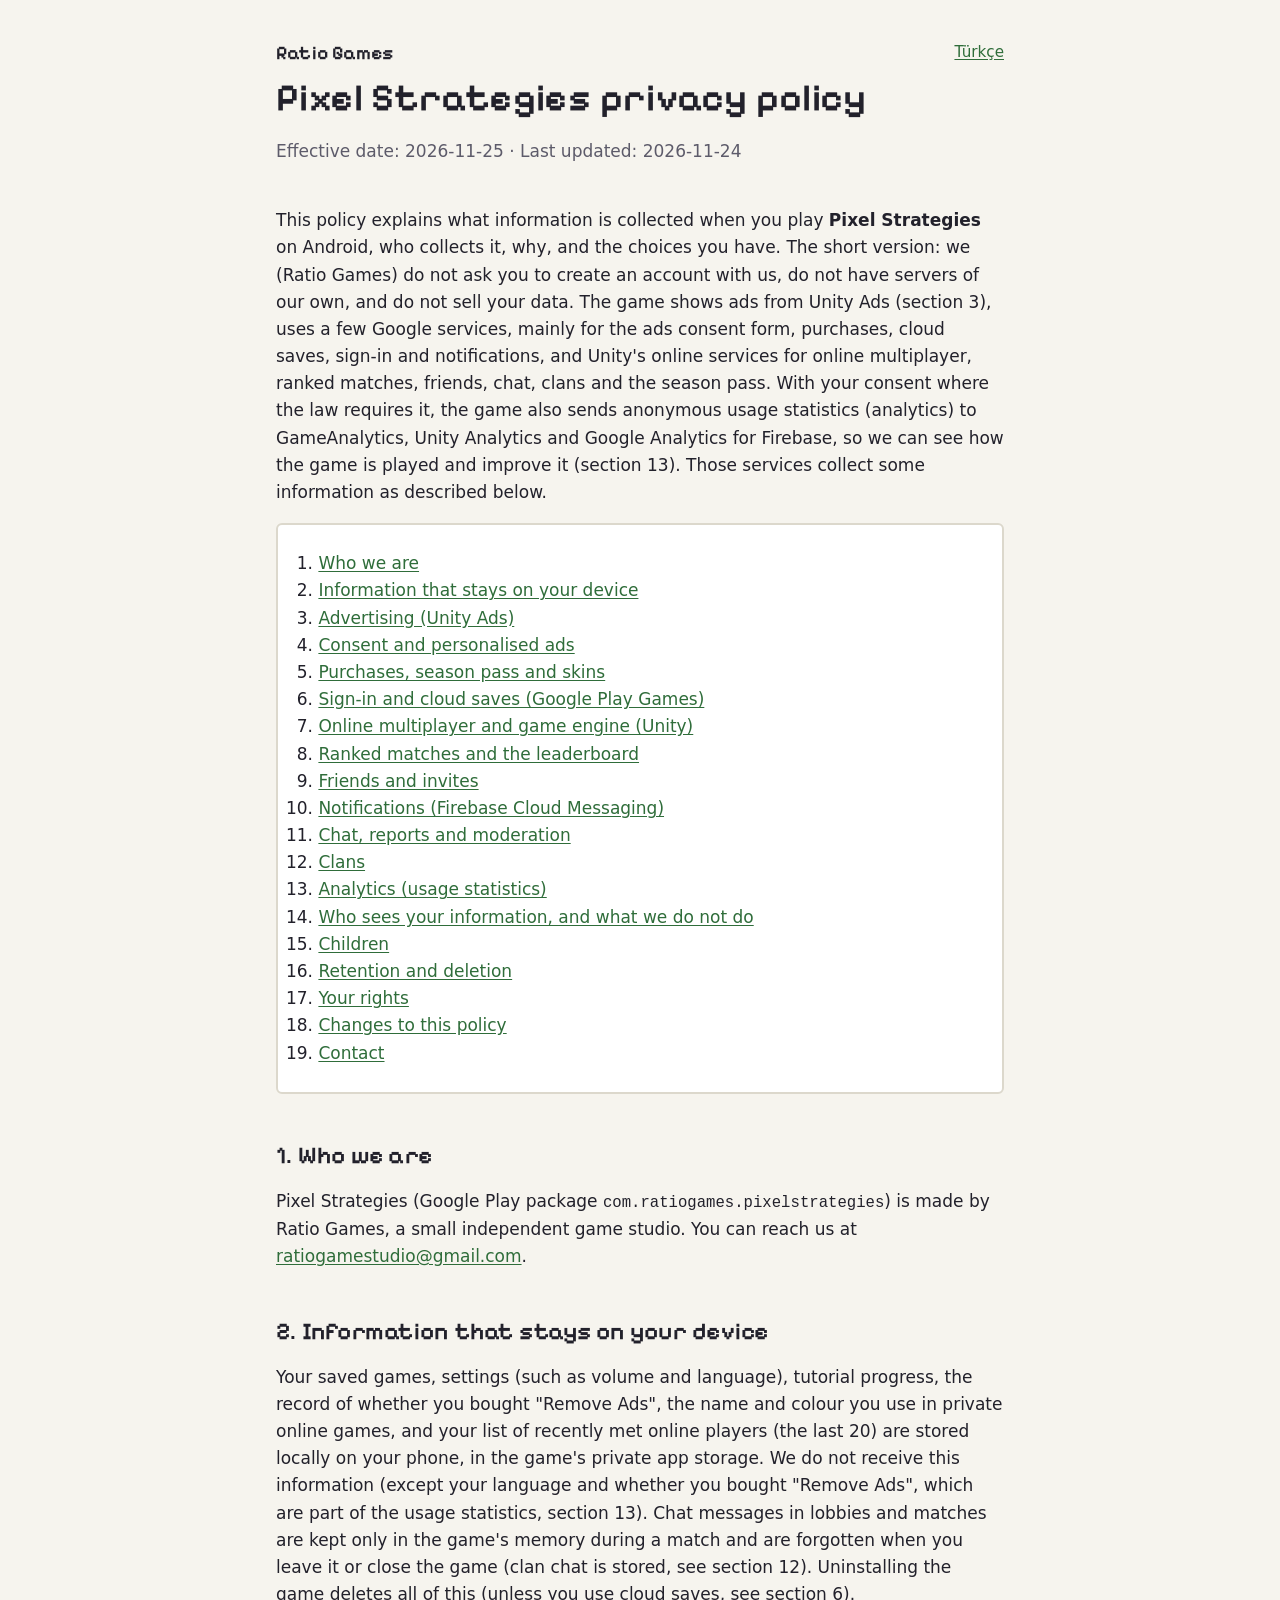
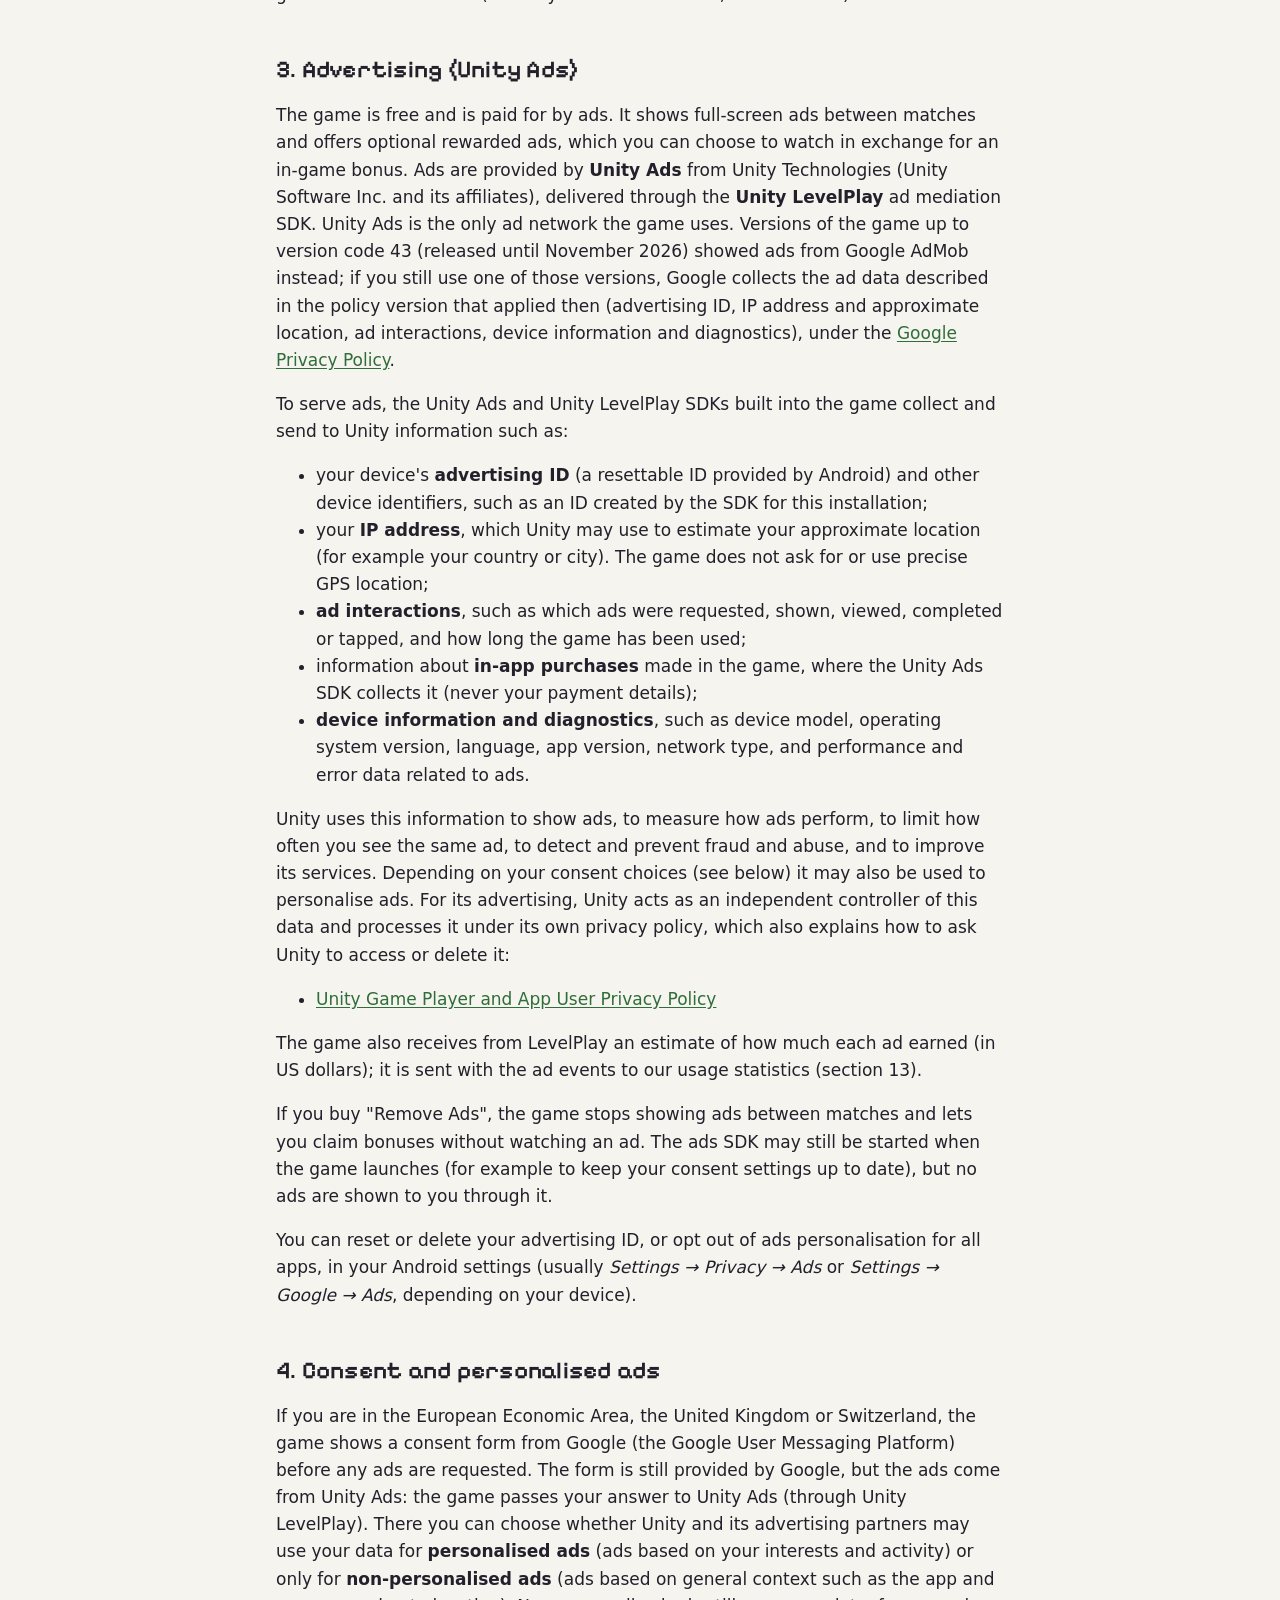
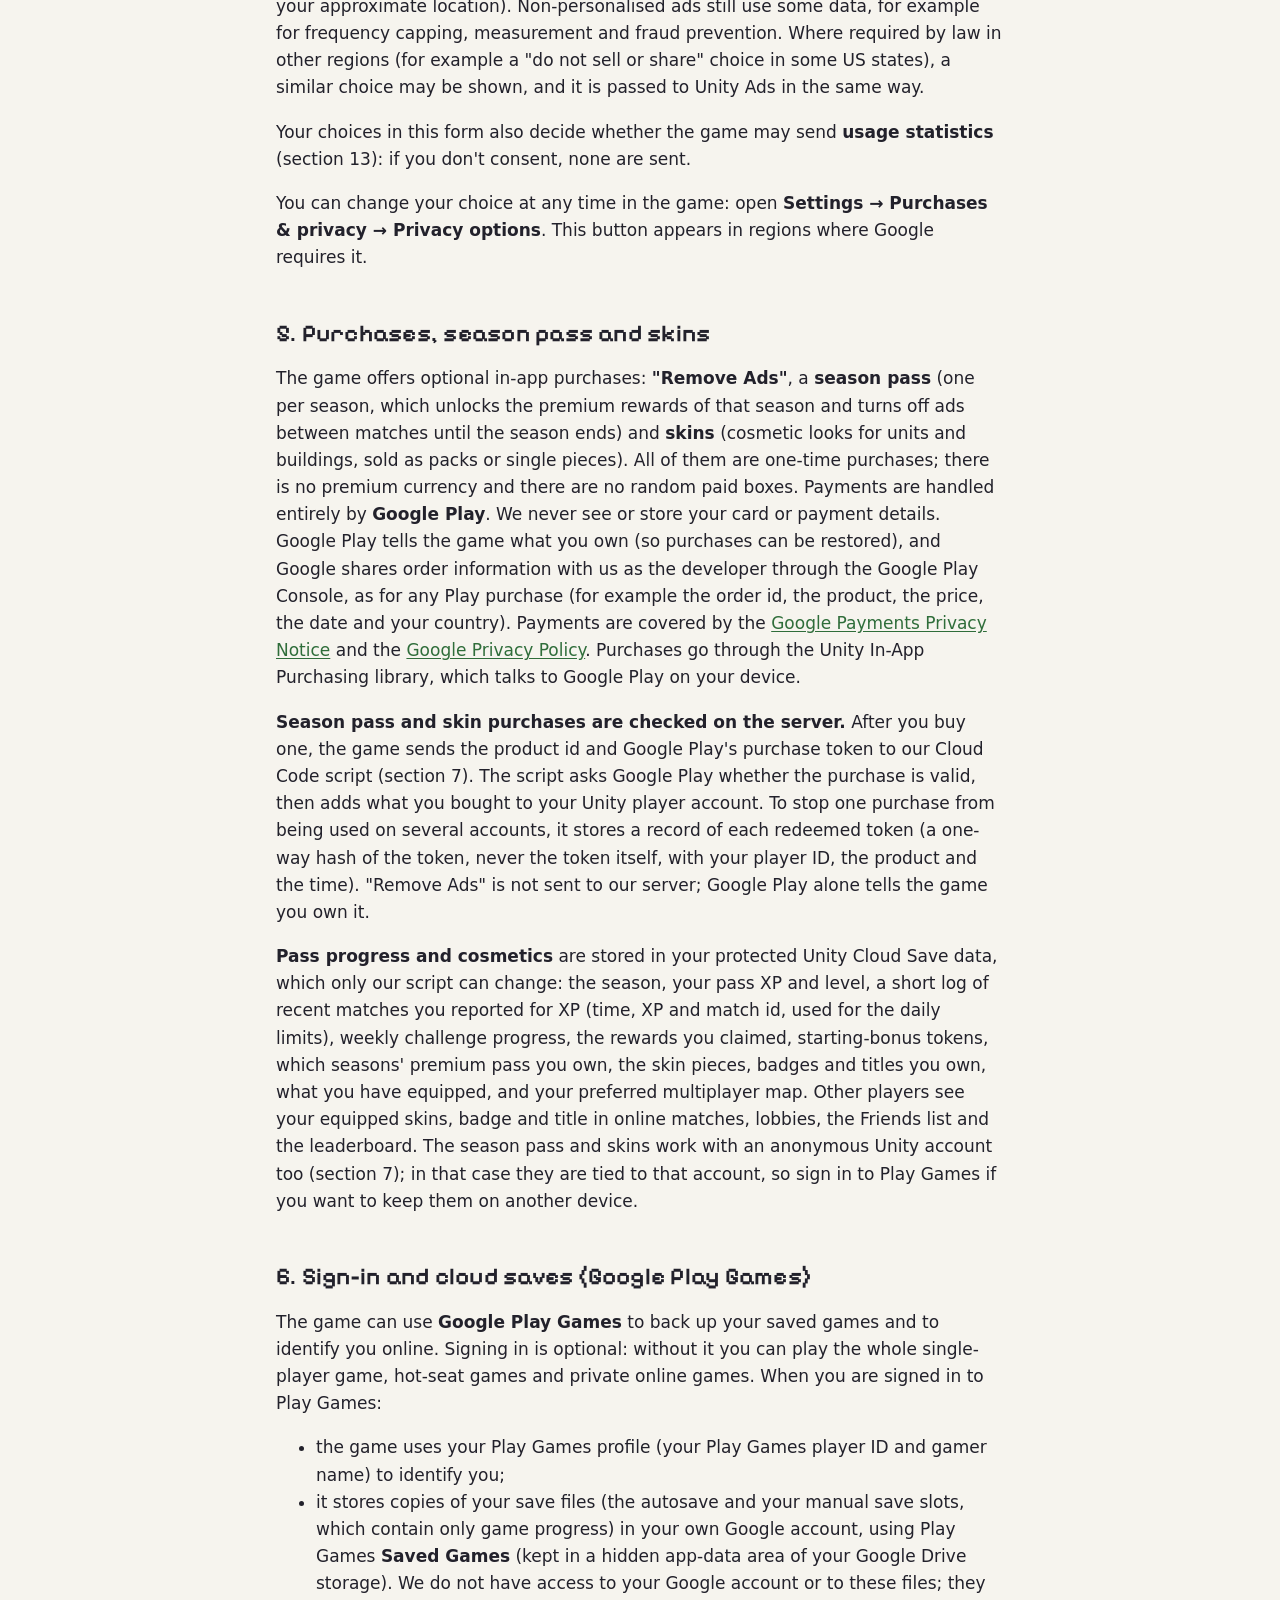
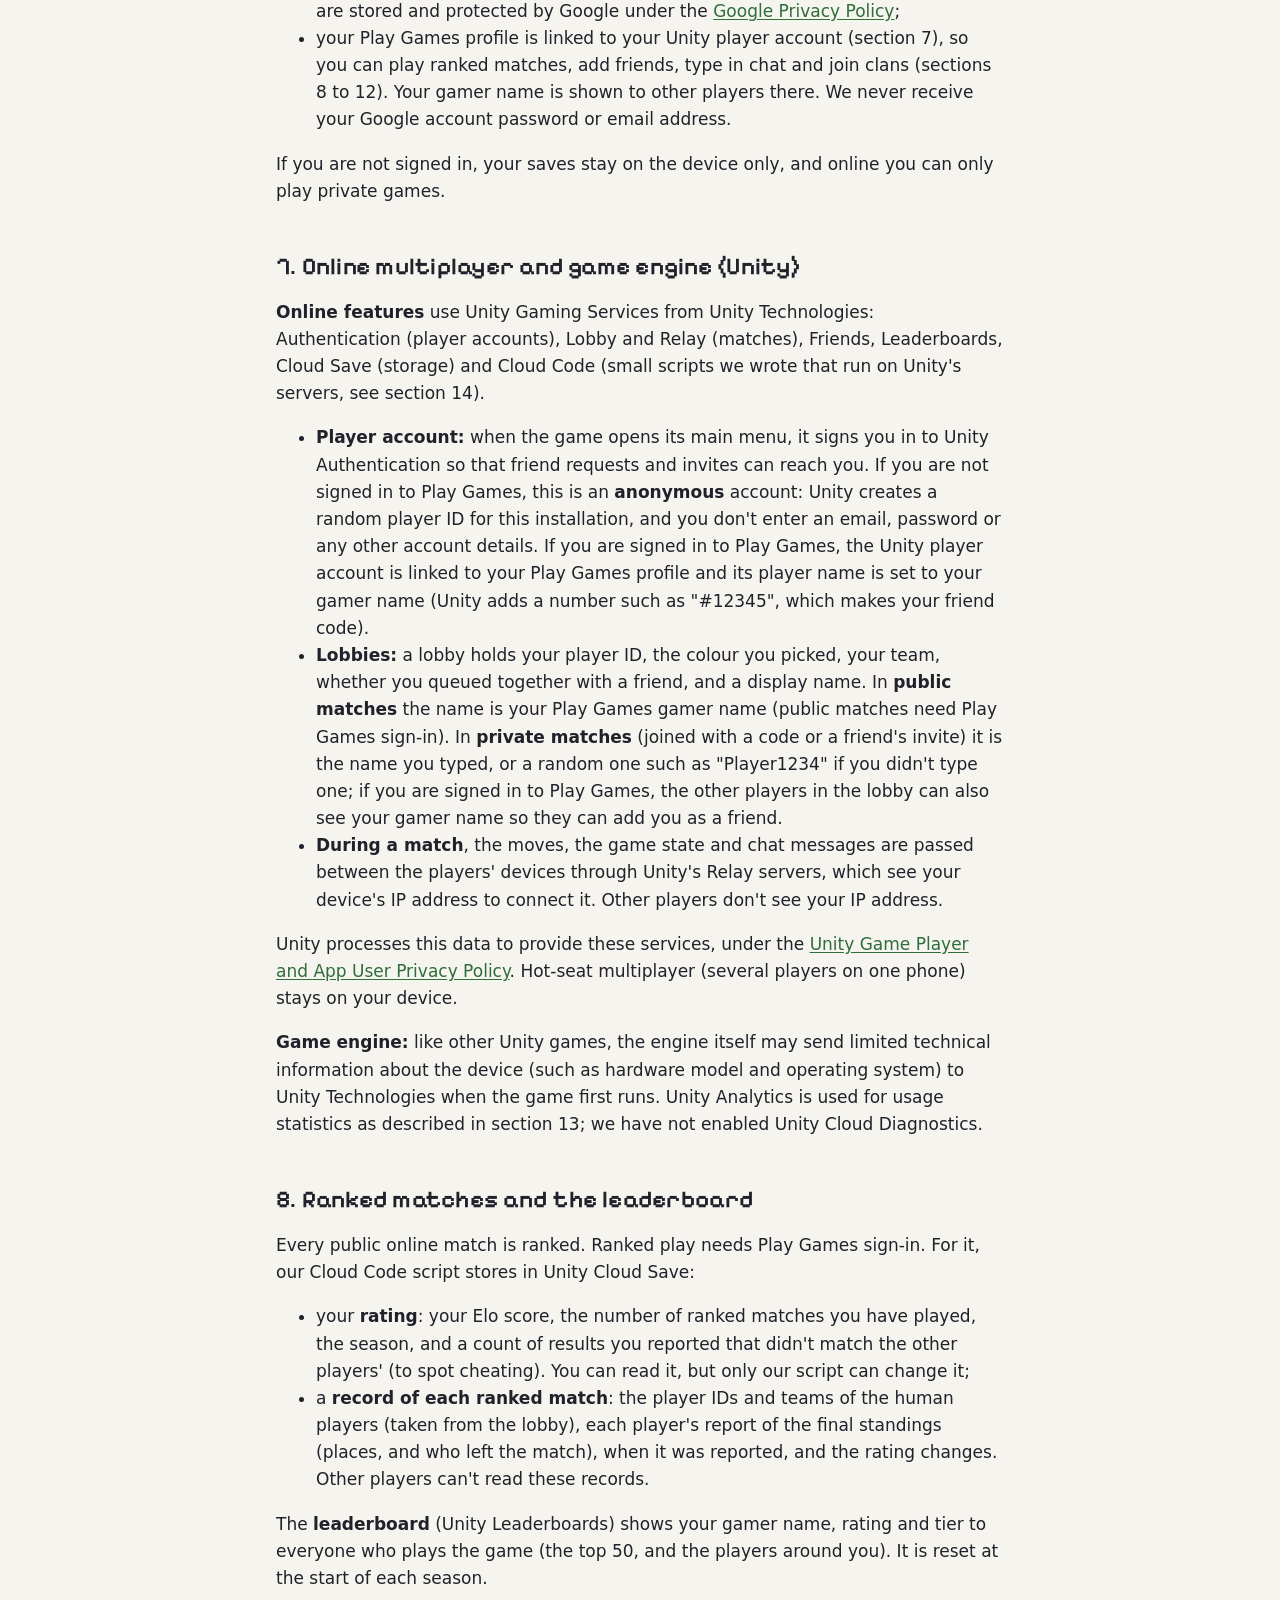
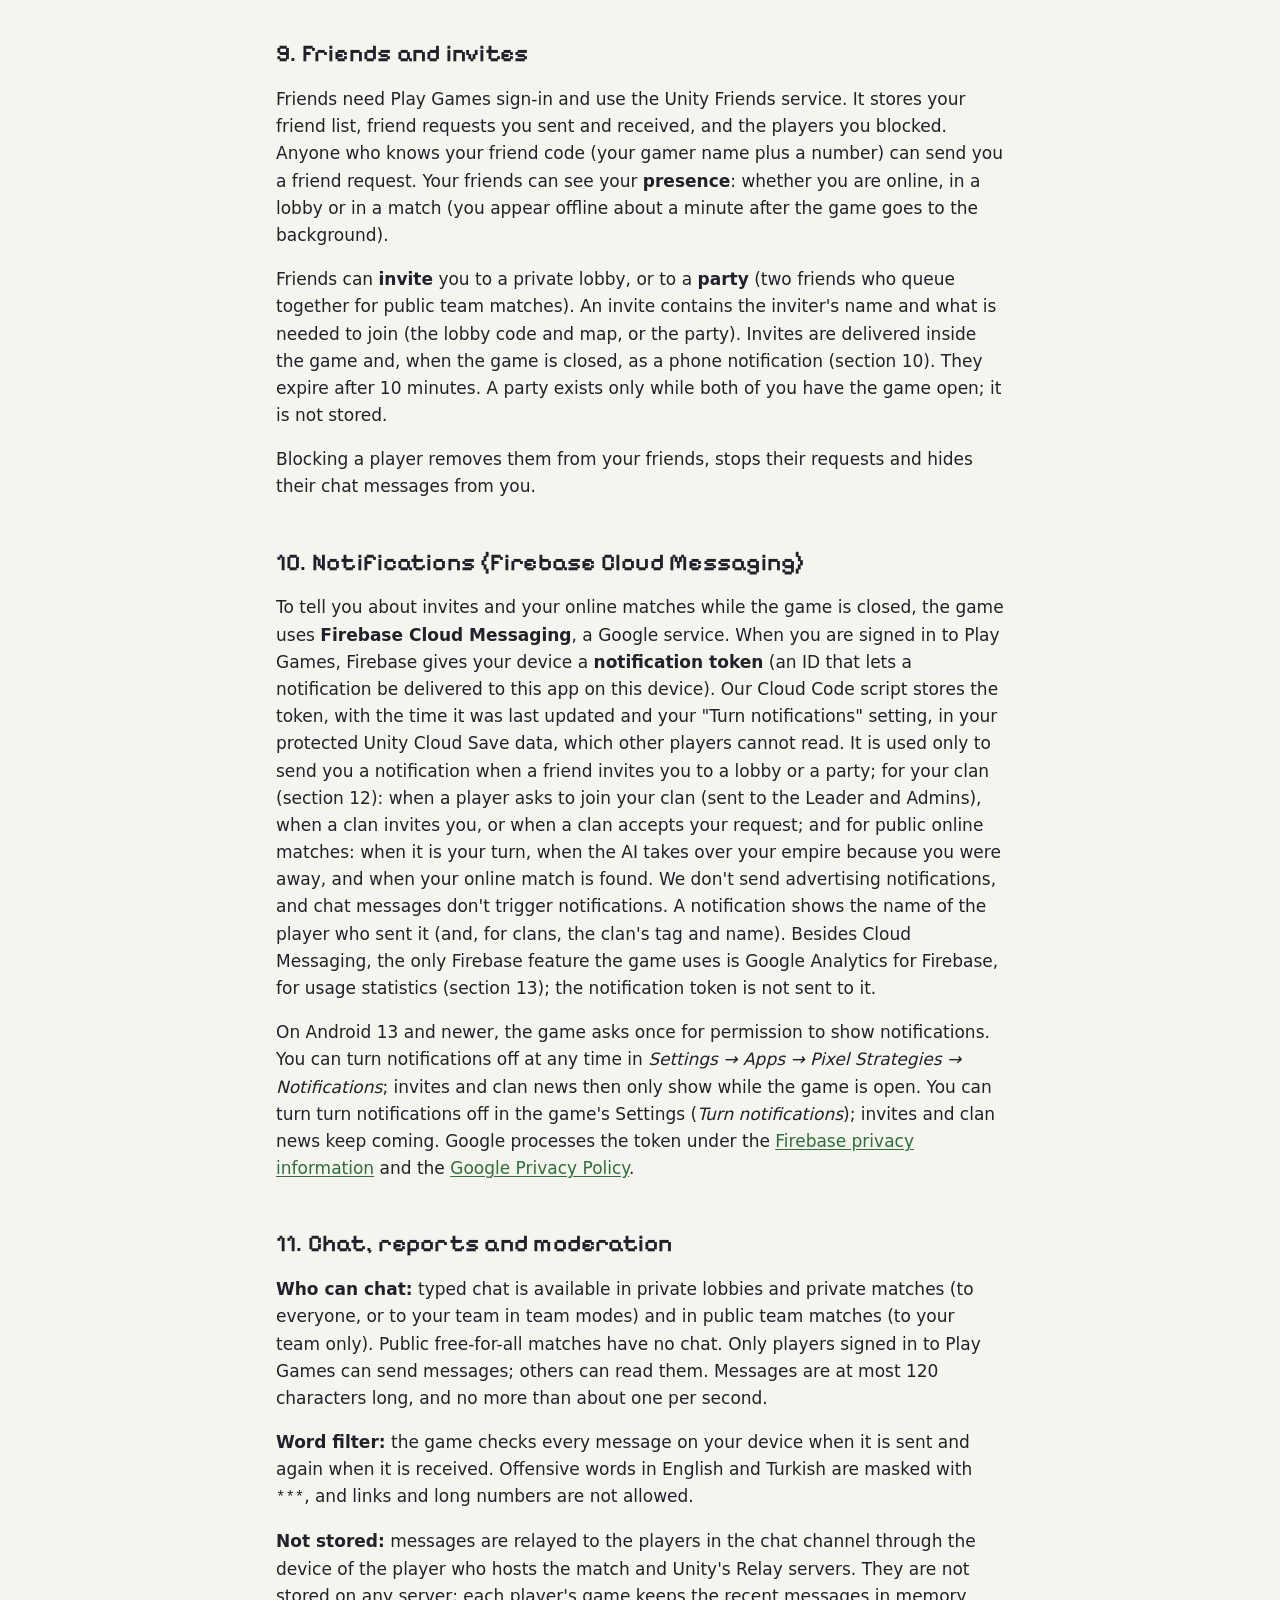
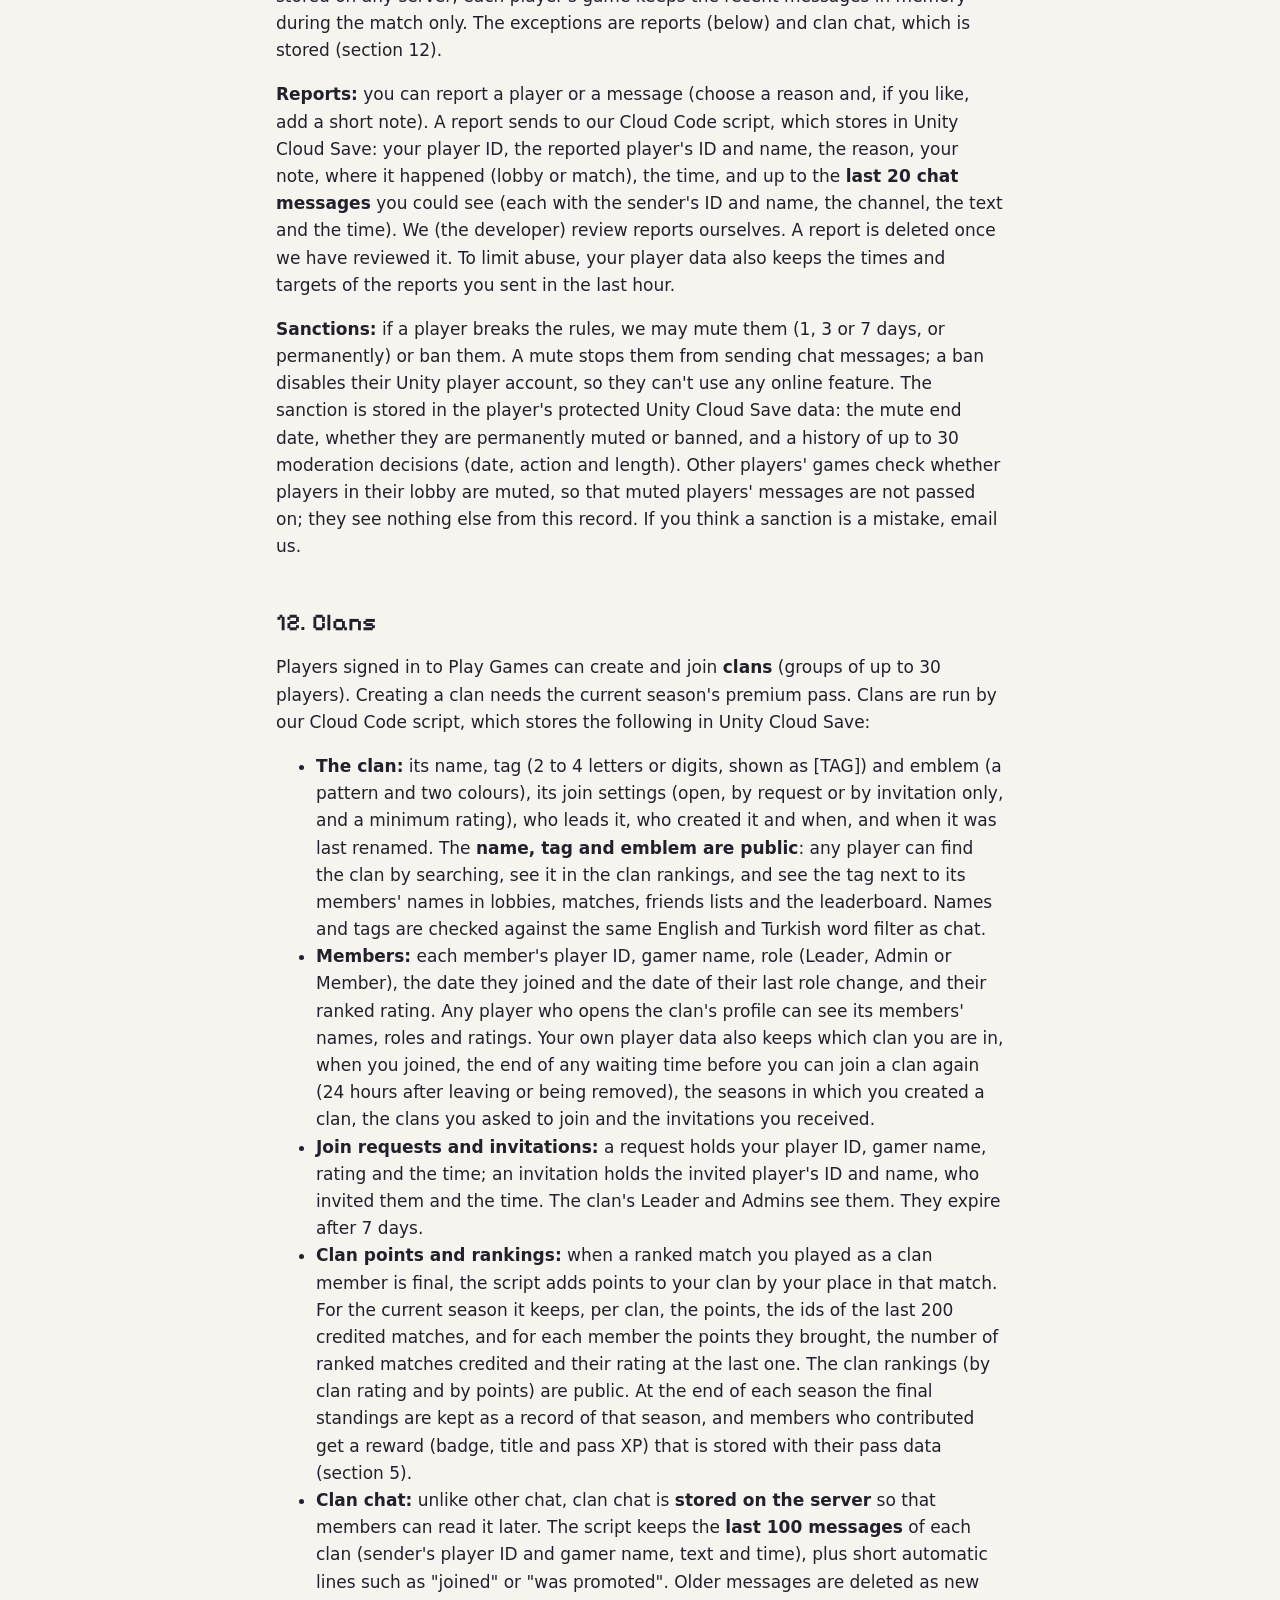
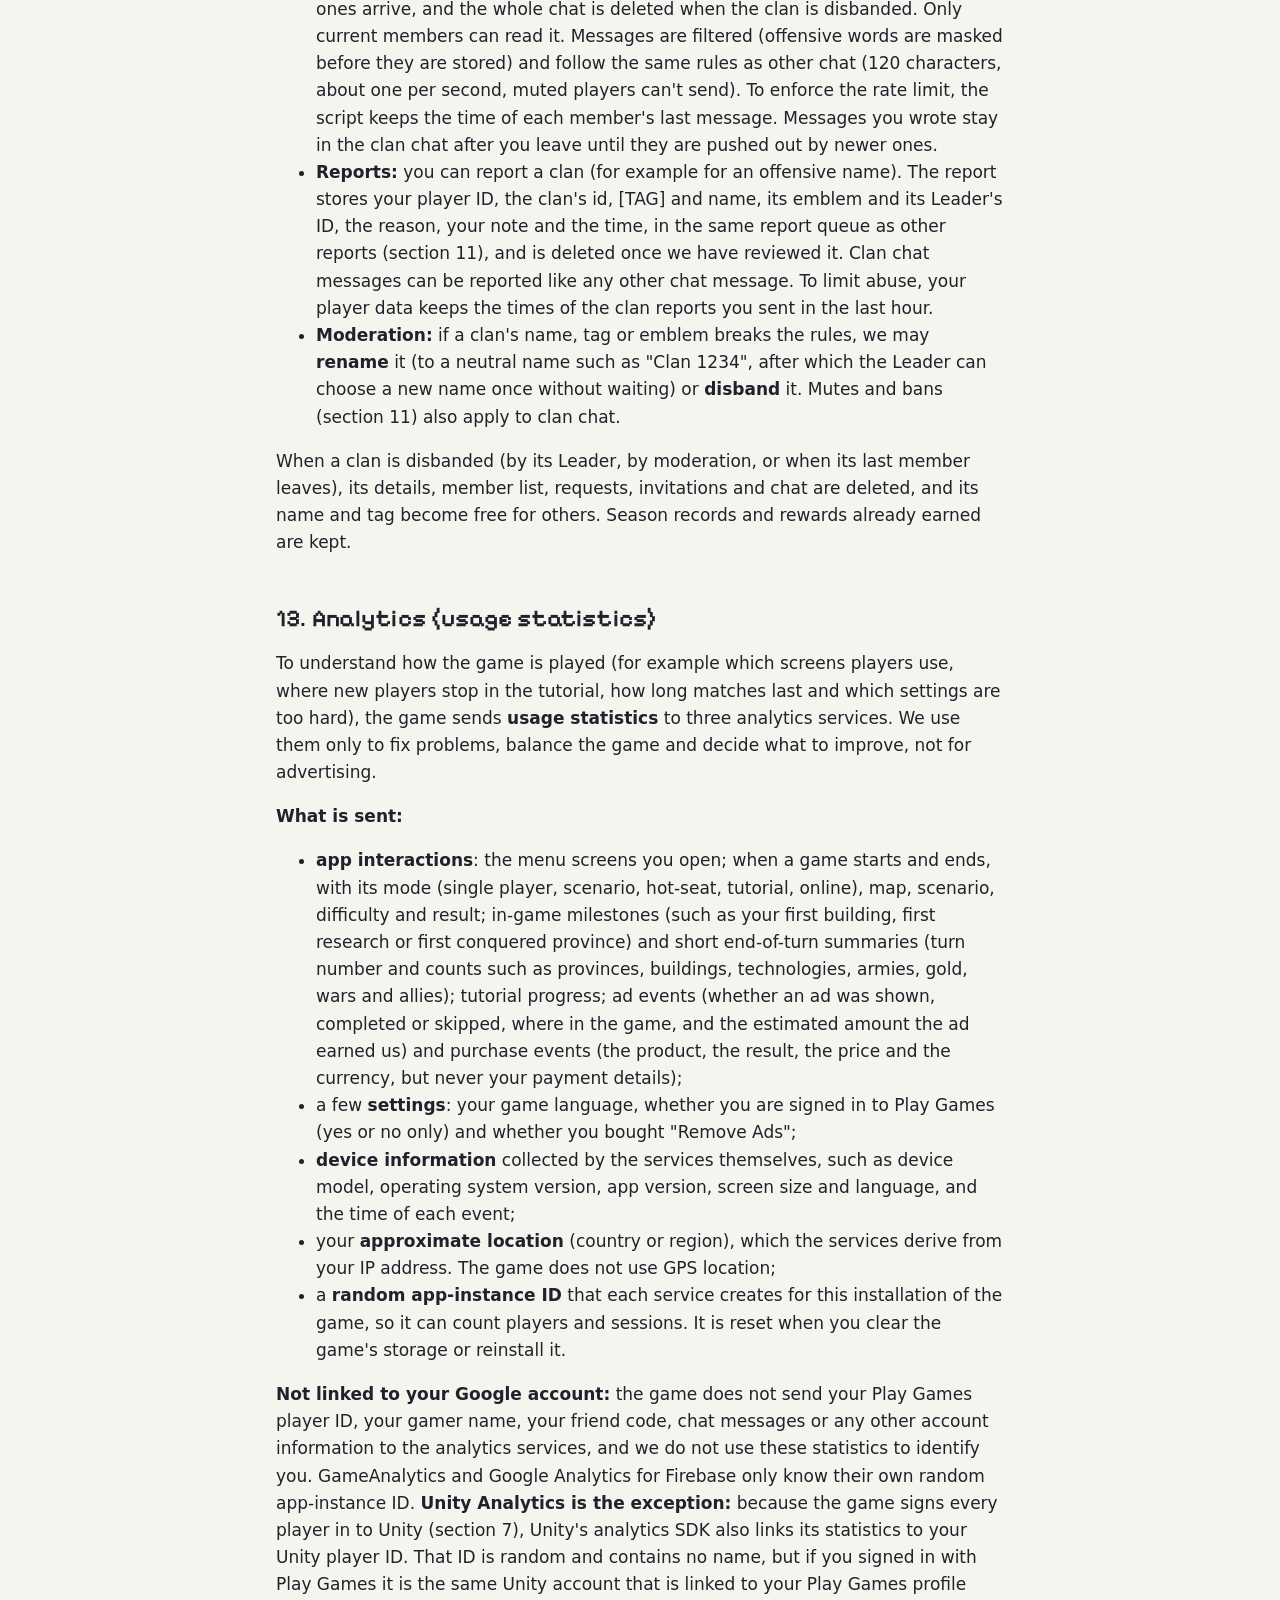
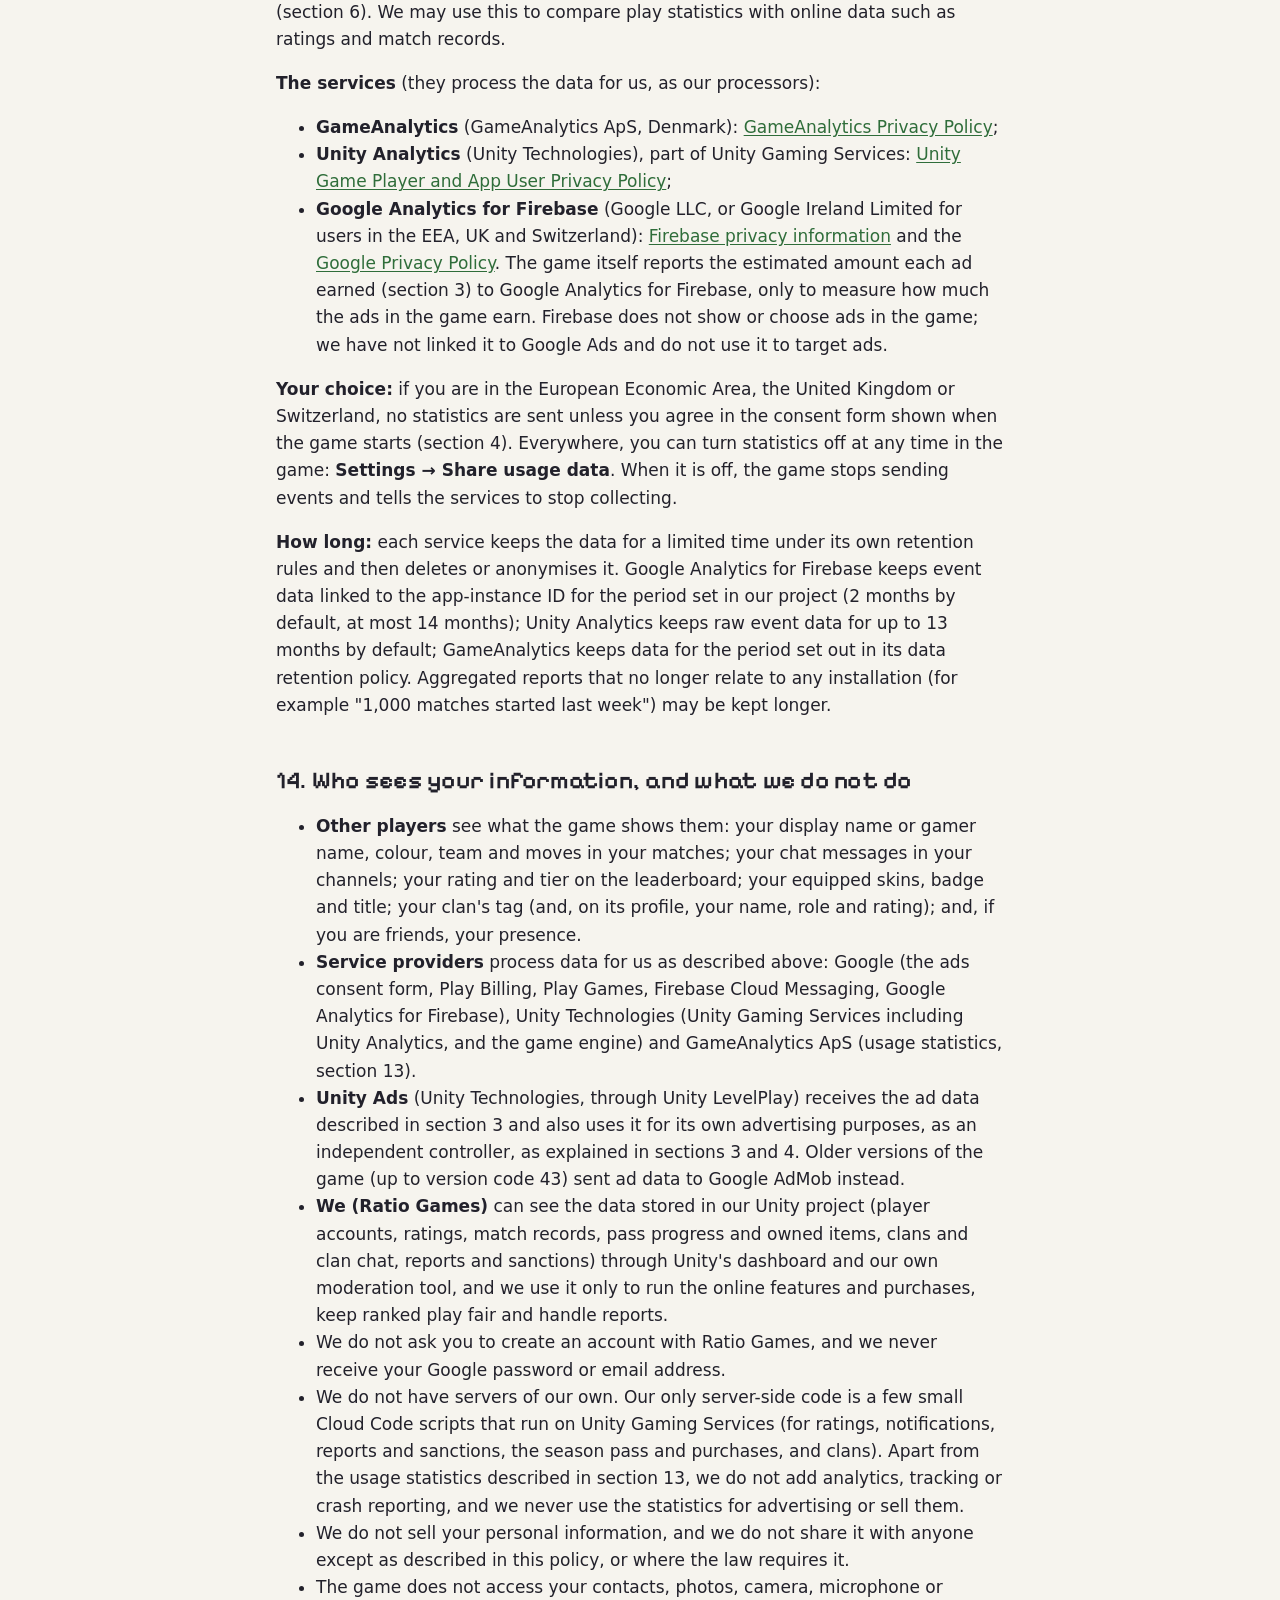
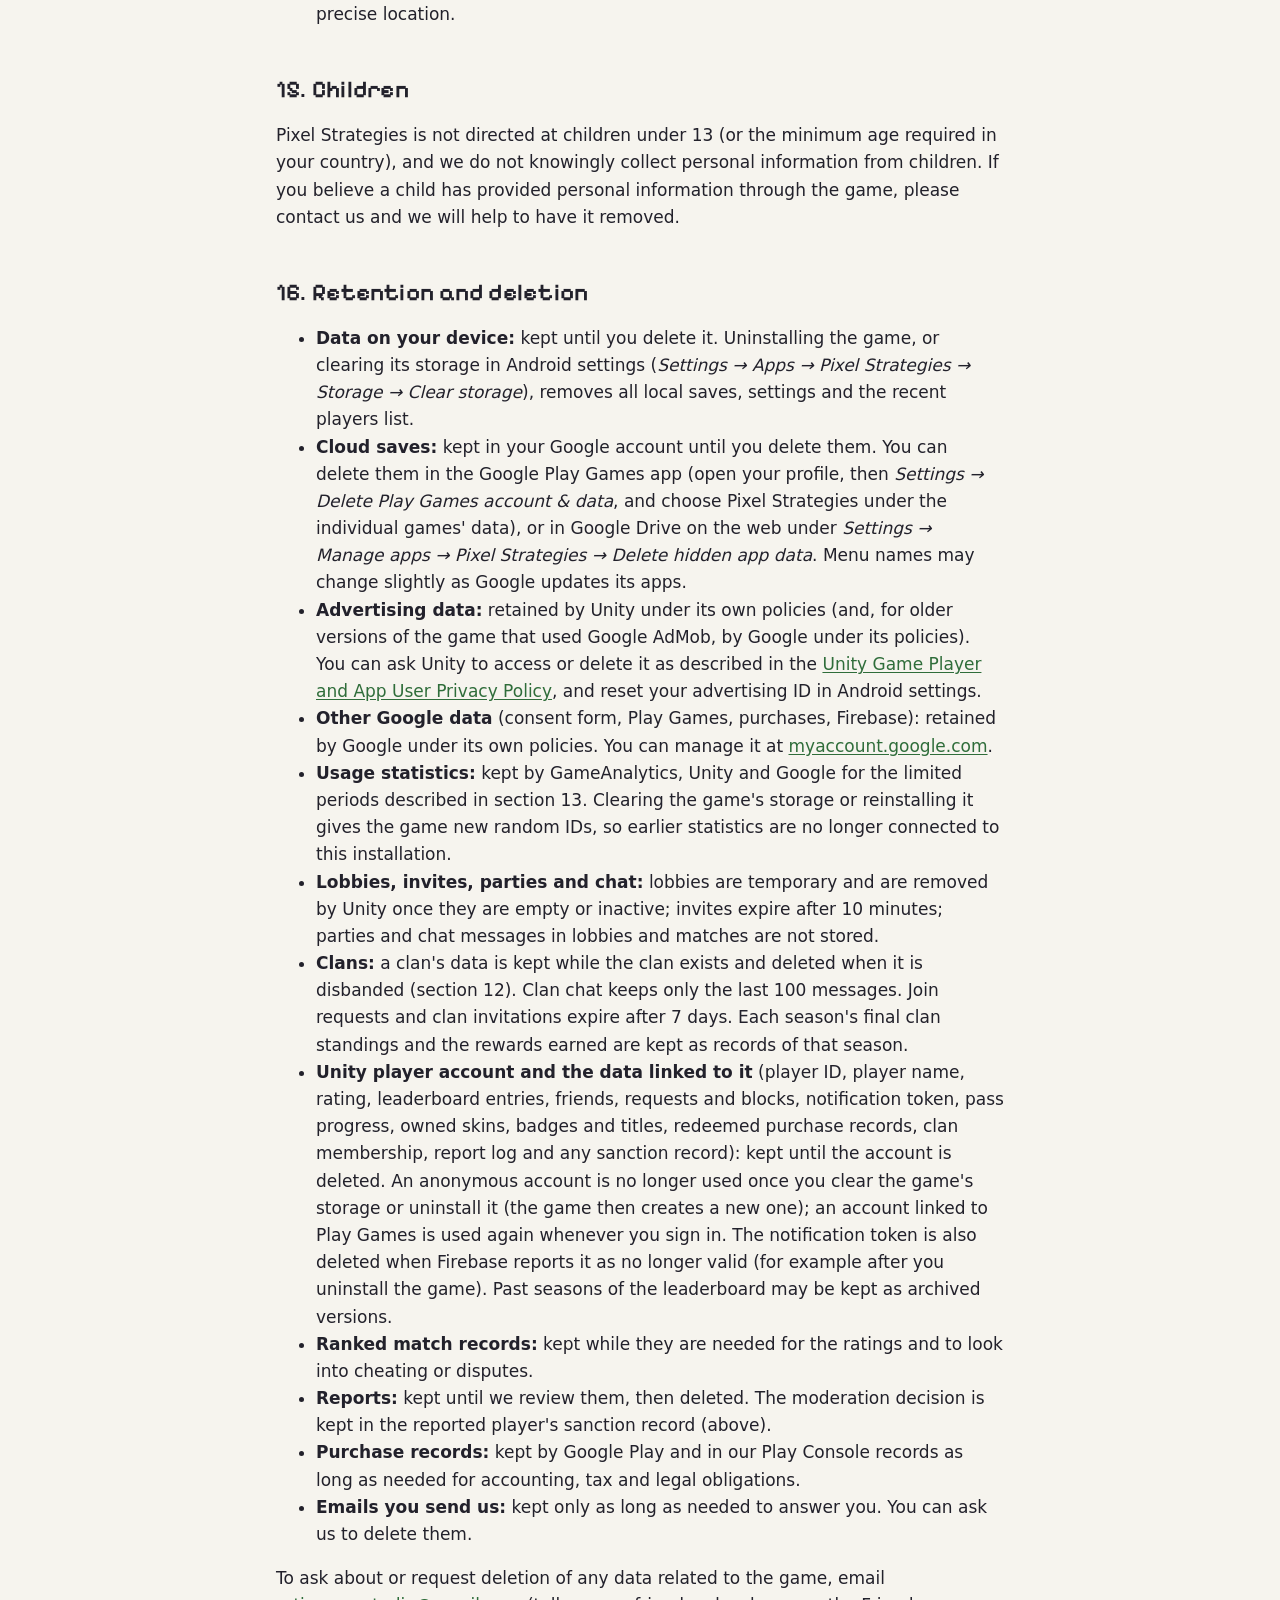
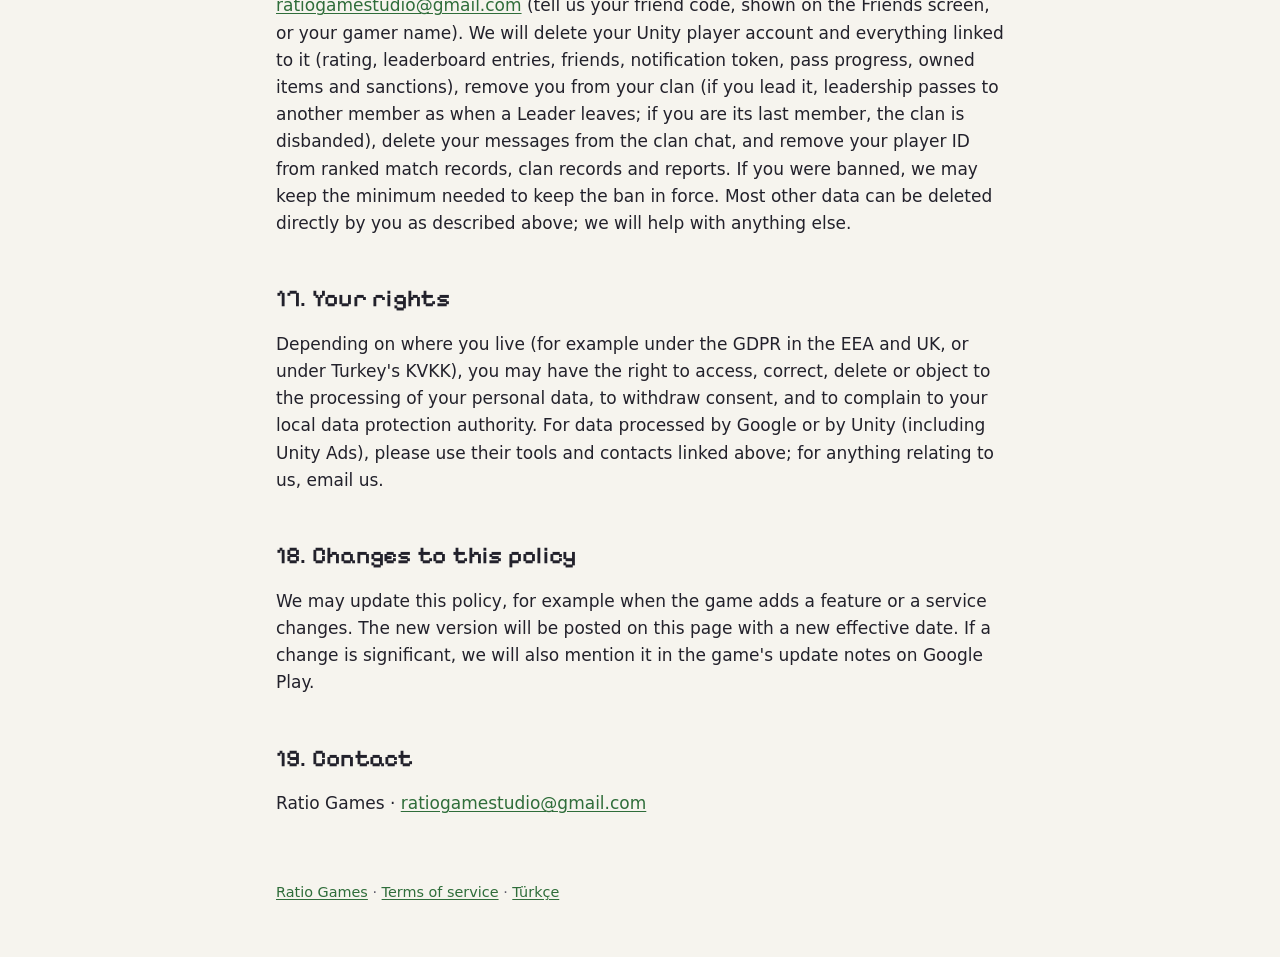
<file: pixel-strategies/privacy.html>
<!doctype html>
<html lang="en">
<head>
<meta charset="utf-8">
<meta name="viewport" content="width=device-width, initial-scale=1">
<title>Pixel Strategies Privacy</title>
<meta name="description" content="Privacy policy for Pixel Strategies, a game by Ratio Games.">
<meta name="color-scheme" content="light dark">
<link rel="alternate" hreflang="tr" href="privacy-tr.html">
<link rel="preconnect" href="https://fonts.googleapis.com">
<link rel="preconnect" href="https://fonts.gstatic.com" crossorigin>
<link rel="stylesheet" href="https://fonts.googleapis.com/css2?family=Pixelify+Sans:wght@500;600&display=swap">
<link rel="stylesheet" href="../style.css">
</head>
<body>
<header>
  <a class="brand" href="../index.html">Ratio Games</a>
  <span class="lang"><a href="privacy-tr.html" hreflang="tr" lang="tr">Türkçe</a></span>
  <h1>Pixel Strategies privacy policy</h1>
  <p class="muted">Effective date: 2026-11-25 &middot; Last updated: 2026-11-24</p>
</header>

<main>
  <p>This policy explains what information is collected when you play <strong>Pixel Strategies</strong> on Android,
    who collects it, why, and the choices you have. The short version: we (Ratio Games) do not ask you to create an
    account with us, do not have servers of our own, and do not sell your data. The game shows ads from Unity Ads
    (section 3), uses a few Google services, mainly for the ads consent form, purchases, cloud saves, sign-in and
    notifications, and Unity's online services for online multiplayer, ranked matches, friends, chat, clans and the
    season pass. With your consent where the law requires it,
    the game also sends anonymous usage statistics (analytics) to GameAnalytics, Unity Analytics and Google Analytics for
    Firebase, so we can see how the game is played and improve it (section 13). Those services collect some information
    as described below.</p>

  <nav class="toc" aria-label="Contents">
    <ol>
      <li><a href="#who">Who we are</a></li>
      <li><a href="#device">Information that stays on your device</a></li>
      <li><a href="#ads">Advertising (Unity Ads)</a></li>
      <li><a href="#consent">Consent and personalised ads</a></li>
      <li><a href="#purchases">Purchases, season pass and skins</a></li>
      <li><a href="#cloud">Sign-in and cloud saves (Google Play Games)</a></li>
      <li><a href="#unity">Online multiplayer and game engine (Unity)</a></li>
      <li><a href="#ranked">Ranked matches and the leaderboard</a></li>
      <li><a href="#friends">Friends and invites</a></li>
      <li><a href="#push">Notifications (Firebase Cloud Messaging)</a></li>
      <li><a href="#chat">Chat, reports and moderation</a></li>
      <li><a href="#clans">Clans</a></li>
      <li><a href="#analytics">Analytics (usage statistics)</a></li>
      <li><a href="#sharing">Who sees your information, and what we do not do</a></li>
      <li><a href="#children">Children</a></li>
      <li><a href="#retention">Retention and deletion</a></li>
      <li><a href="#rights">Your rights</a></li>
      <li><a href="#changes">Changes to this policy</a></li>
      <li><a href="#contact">Contact</a></li>
    </ol>
  </nav>

  <h2 id="who">1. Who we are</h2>
  <p>Pixel Strategies (Google Play package <code>com.ratiogames.pixelstrategies</code>) is made by Ratio Games, a
    small independent game studio. You can reach us at
    <a href="mailto:ratiogamestudio@gmail.com">ratiogamestudio@gmail.com</a>.</p>

  <h2 id="device">2. Information that stays on your device</h2>
  <p>Your saved games, settings (such as volume and language), tutorial progress, the record of whether you bought
    "Remove Ads", the name and colour you use in private online games, and your list of recently met online players
    (the last 20) are stored locally on your phone, in the game's private app storage. We do not receive this
    information (except your language and whether you bought "Remove Ads", which are part of the usage statistics,
    section 13). Chat messages in lobbies and matches are kept only in the game's memory during a match and are
    forgotten when you leave it or close the game (clan chat is stored, see section 12). Uninstalling the game
    deletes all of this (unless you use cloud saves, see section 6).</p>

  <h2 id="ads">3. Advertising (Unity Ads)</h2>
  <p>The game is free and is paid for by ads. It shows full-screen ads between matches and offers optional rewarded
    ads, which you can choose to watch in exchange for an in-game bonus. Ads are provided by
    <strong>Unity Ads</strong> from Unity Technologies (Unity Software Inc. and its affiliates), delivered through the
    <strong>Unity LevelPlay</strong> ad mediation SDK. Unity Ads is the only ad network the game uses. Versions of the
    game up to version code 43 (released until November 2026) showed ads from Google AdMob instead; if you still use
    one of those versions, Google collects the ad data described in the policy version that applied then (advertising
    ID, IP address and approximate location, ad interactions, device information and diagnostics), under the
    <a href="https://policies.google.com/privacy">Google Privacy Policy</a>.</p>
  <p>To serve ads, the Unity Ads and Unity LevelPlay SDKs built into the game collect and send to Unity information
    such as:</p>
  <ul>
    <li>your device's <strong>advertising ID</strong> (a resettable ID provided by Android) and other device
      identifiers, such as an ID created by the SDK for this installation;</li>
    <li>your <strong>IP address</strong>, which Unity may use to estimate your approximate location (for example your
      country or city). The game does not ask for or use precise GPS location;</li>
    <li><strong>ad interactions</strong>, such as which ads were requested, shown, viewed, completed or tapped, and
      how long the game has been used;</li>
    <li>information about <strong>in-app purchases</strong> made in the game, where the Unity Ads SDK collects it
      (never your payment details);</li>
    <li><strong>device information and diagnostics</strong>, such as device model, operating system version,
      language, app version, network type, and performance and error data related to ads.</li>
  </ul>
  <p>Unity uses this information to show ads, to measure how ads perform, to limit how often you see the same ad, to
    detect and prevent fraud and abuse, and to improve its services. Depending on your consent choices (see below) it
    may also be used to personalise ads. For its advertising, Unity acts as an independent controller of this data
    and processes it under its own privacy policy, which also explains how to ask Unity to access or delete it:</p>
  <ul>
    <li><a href="https://unity.com/legal/game-player-and-app-user-privacy-policy">Unity Game Player and App User Privacy Policy</a></li>
  </ul>
  <p>The game also receives from LevelPlay an estimate of how much each ad earned (in US dollars); it is sent with the
    ad events to our usage statistics (section 13).</p>
  <p>If you buy "Remove Ads", the game stops showing ads between matches and lets you claim bonuses without watching
    an ad. The ads SDK may still be started when the game launches (for example to keep your consent settings up to
    date), but no ads are shown to you through it.</p>
  <p>You can reset or delete your advertising ID, or opt out of ads personalisation for all apps, in your Android
    settings (usually <em>Settings &rarr; Privacy &rarr; Ads</em> or <em>Settings &rarr; Google &rarr; Ads</em>,
    depending on your device).</p>

  <h2 id="consent">4. Consent and personalised ads</h2>
  <p>If you are in the European Economic Area, the United Kingdom or Switzerland, the game shows a consent form from
    Google (the Google User Messaging Platform) before any ads are requested. The form is still provided by Google,
    but the ads come from Unity Ads: the game passes your answer to Unity Ads (through Unity LevelPlay). There you can
    choose whether Unity and its advertising partners may use your data for <strong>personalised ads</strong> (ads
    based on your interests and activity) or only for <strong>non-personalised ads</strong> (ads based on general
    context such as the app and your approximate location). Non-personalised ads still use some data, for example for
    frequency capping, measurement and fraud prevention. Where required by law in other regions (for example a
    "do not sell or share" choice in some US states), a similar choice may be shown, and it is passed to Unity Ads in
    the same way.</p>
  <p>Your choices in this form also decide whether the game may send <strong>usage statistics</strong> (section 13):
    if you don't consent, none are sent.</p>
  <p>You can change your choice at any time in the game: open <strong>Settings &rarr; Purchases &amp; privacy &rarr;
    Privacy options</strong>. This button appears in regions where Google requires it.</p>

  <h2 id="purchases">5. Purchases, season pass and skins</h2>
  <p>The game offers optional in-app purchases: <strong>"Remove Ads"</strong>, a <strong>season pass</strong> (one
    per season, which unlocks the premium rewards of that season and turns off ads between matches until the season
    ends) and <strong>skins</strong> (cosmetic looks for units and buildings, sold as packs or single pieces). All of
    them are one-time purchases; there is no premium currency and there are no random paid boxes. Payments are handled
    entirely by <strong>Google Play</strong>. We never see or store your card or payment details. Google Play tells
    the game what you own (so purchases can be restored), and Google shares order information with us as the developer
    through the Google Play Console, as for any Play purchase (for example the order id, the product, the price, the
    date and your country). Payments are covered by the
    <a href="https://payments.google.com/payments/apis-secure/u/0/get_legal_document?ldo=0&amp;ldt=privacynotice">Google Payments Privacy Notice</a>
    and the <a href="https://policies.google.com/privacy">Google Privacy Policy</a>. Purchases go through the Unity
    In-App Purchasing library, which talks to Google Play on your device.</p>
  <p><strong>Season pass and skin purchases are checked on the server.</strong> After you buy one, the game sends the
    product id and Google Play's purchase token to our Cloud Code script (section 7). The script asks Google Play
    whether the purchase is valid, then adds what you bought to your Unity player account. To stop one purchase from
    being used on several accounts, it stores a record of each redeemed token (a one-way hash of the token, never the
    token itself, with your player ID, the product and the time). "Remove Ads" is not sent to our server; Google Play
    alone tells the game you own it.</p>
  <p><strong>Pass progress and cosmetics</strong> are stored in your protected Unity Cloud Save data, which only our
    script can change: the season, your pass XP and level, a short log of recent matches you reported for XP (time,
    XP and match id, used for the daily limits), weekly challenge progress, the rewards you claimed, starting-bonus
    tokens, which seasons' premium pass you own, the skin pieces, badges and titles you own, what you have equipped,
    and your preferred multiplayer map. Other players see your equipped skins, badge and title in online matches,
    lobbies, the Friends list and the leaderboard. The season pass and skins work with an anonymous Unity account too
    (section 7); in that case they are tied to that account, so sign in to Play Games if you want to keep them on
    another device.</p>

  <h2 id="cloud">6. Sign-in and cloud saves (Google Play Games)</h2>
  <p>The game can use <strong>Google Play Games</strong> to back up your saved games and to identify you online.
    Signing in is optional: without it you can play the whole single-player game, hot-seat games and private online
    games. When you are signed in to Play Games:</p>
  <ul>
    <li>the game uses your Play Games profile (your Play Games player ID and gamer name) to identify you;</li>
    <li>it stores copies of your save files (the autosave and your manual save slots, which contain only game
      progress) in your own Google account, using Play Games <strong>Saved Games</strong> (kept in a hidden app-data
      area of your Google Drive storage). We do not have access to your Google account or to these files; they are
      stored and protected by Google under the <a href="https://policies.google.com/privacy">Google Privacy
      Policy</a>;</li>
    <li>your Play Games profile is linked to your Unity player account (section 7), so you can play ranked matches,
      add friends, type in chat and join clans (sections 8 to 12). Your gamer name is shown to other players there. We never
      receive your Google account password or email address.</li>
  </ul>
  <p>If you are not signed in, your saves stay on the device only, and online you can only play private games.</p>

  <h2 id="unity">7. Online multiplayer and game engine (Unity)</h2>
  <p><strong>Online features</strong> use Unity Gaming Services from Unity Technologies: Authentication (player
    accounts), Lobby and Relay (matches), Friends, Leaderboards, Cloud Save (storage) and Cloud Code (small scripts we
    wrote that run on Unity's servers, see section 14).</p>
  <ul>
    <li><strong>Player account:</strong> when the game opens its main menu, it signs you in to Unity Authentication
      so that friend requests and invites can reach you. If you are not signed in to Play Games, this is an
      <strong>anonymous</strong> account: Unity creates a random player ID for this installation, and you don't
      enter an email, password or any other account details. If you are signed in to Play Games, the Unity player
      account is linked to your Play Games profile and its player name is set to your gamer name (Unity adds a
      number such as "#12345", which makes your friend code).</li>
    <li><strong>Lobbies:</strong> a lobby holds your player ID, the colour you picked, your team, whether you queued
      together with a friend, and a display name. In <strong>public matches</strong> the name is your Play Games
      gamer name (public matches need Play Games sign-in). In <strong>private matches</strong> (joined with a code or a
      friend's invite) it is the name you typed, or a random one such as "Player1234" if you didn't type one; if you
      are signed in to Play Games, the other players in the lobby can also see your gamer name so they can add you as
      a friend.</li>
    <li><strong>During a match</strong>, the moves, the game state and chat messages are passed between the players'
      devices through Unity's Relay servers, which see your device's IP address to connect it. Other players don't
      see your IP address.</li>
  </ul>
  <p>Unity processes this data to provide these services, under the
    <a href="https://unity.com/legal/game-player-and-app-user-privacy-policy">Unity Game Player and App User Privacy Policy</a>.
    Hot-seat multiplayer (several players on one phone) stays on your device.</p>
  <p><strong>Game engine:</strong> like other Unity games, the engine itself may send limited technical information
    about the device (such as hardware model and operating system) to Unity Technologies when the game first runs.
    Unity Analytics is used for usage statistics as described in section 13; we have not enabled Unity Cloud
    Diagnostics.</p>

  <h2 id="ranked">8. Ranked matches and the leaderboard</h2>
  <p>Every public online match is ranked. Ranked play needs Play Games sign-in. For it, our Cloud Code script stores
    in Unity Cloud Save:</p>
  <ul>
    <li>your <strong>rating</strong>: your Elo score, the number of ranked matches you have played, the season, and a
      count of results you reported that didn't match the other players' (to spot cheating). You can read it, but
      only our script can change it;</li>
    <li>a <strong>record of each ranked match</strong>: the player IDs and teams of the human players (taken from the
      lobby), each player's report of the final standings (places, and who left the match), when it was reported,
      and the rating changes. Other players can't read these records.</li>
  </ul>
  <p>The <strong>leaderboard</strong> (Unity Leaderboards) shows your gamer name, rating and tier to everyone who
    plays the game (the top 50, and the players around you). It is reset at the start of each season.</p>

  <h2 id="friends">9. Friends and invites</h2>
  <p>Friends need Play Games sign-in and use the Unity Friends service. It stores your friend list, friend requests
    you sent and received, and the players you blocked. Anyone who knows your friend code (your gamer name plus a
    number) can send you a friend request. Your friends can see your <strong>presence</strong>: whether you are
    online, in a lobby or in a match (you appear offline about a minute after the game goes to the background).</p>
  <p>Friends can <strong>invite</strong> you to a private lobby, or to a <strong>party</strong> (two friends who
    queue together for public team matches). An invite contains the inviter's name and what is needed to join (the
    lobby code and map, or the party). Invites are delivered inside the game and, when the game is closed, as a
    phone notification (section 10). They expire after 10 minutes. A party exists only while both of you have the
    game open; it is not stored.</p>
  <p>Blocking a player removes them from your friends, stops their requests and hides their chat messages from
    you.</p>

  <h2 id="push">10. Notifications (Firebase Cloud Messaging)</h2>
  <p>To tell you about invites and your online matches while the game is closed, the game uses <strong>Firebase Cloud Messaging</strong>, a
    Google service. When you are signed in to Play Games, Firebase gives your device a <strong>notification
    token</strong> (an ID that lets a notification be delivered to this app on this device). Our Cloud Code script
    stores the token, with the time it was last updated and your "Turn notifications" setting, in your protected Unity
    Cloud Save data, which other players cannot read. It is used only to send you a notification when a friend invites
    you to a lobby or a party; for your clan (section 12): when a player asks to join your clan (sent to the Leader and
    Admins), when a clan invites you, or when a clan accepts your request; and for public online matches: when it is
    your turn, when the AI takes over your empire because you were away, and when your online match is found. We don't
    send advertising notifications, and chat messages don't trigger notifications. A notification shows the name of the player who sent it (and, for clans, the
    clan's tag and name). Besides Cloud Messaging, the only
    Firebase feature the game uses is Google Analytics for Firebase, for usage statistics (section 13); the notification
    token is not sent to it.</p>
  <p>On Android 13 and newer, the game asks once for permission to show notifications. You can turn notifications
    off at any time in <em>Settings &rarr; Apps &rarr; Pixel Strategies &rarr; Notifications</em>; invites and clan
    news then only show while the game is open. You can turn turn notifications off in the game's Settings
    (<em>Turn notifications</em>); invites and clan news keep coming. Google processes the token under the
    <a href="https://firebase.google.com/support/privacy">Firebase privacy information</a> and the
    <a href="https://policies.google.com/privacy">Google Privacy Policy</a>.</p>

  <h2 id="chat">11. Chat, reports and moderation</h2>
  <p><strong>Who can chat:</strong> typed chat is available in private lobbies and private matches (to everyone, or
    to your team in team modes) and in public team matches (to your team only). Public free-for-all matches have no
    chat. Only players signed in to Play Games can send messages; others can read them. Messages are at most 120
    characters long, and no more than about one per second.</p>
  <p><strong>Word filter:</strong> the game checks every message on your device when it is sent and again when it is
    received. Offensive words in English and Turkish are masked with <code>***</code>, and links and long numbers are
    not allowed.</p>
  <p><strong>Not stored:</strong> messages are relayed to the players in the chat channel through the device of the
    player who hosts the match and Unity's Relay servers. They are not stored on any server; each player's game keeps
    the recent messages in memory during the match only. The exceptions are reports (below) and clan chat, which is
    stored (section 12).</p>
  <p><strong>Reports:</strong> you can report a player or a message (choose a reason and, if you like, add a short
    note). A report sends to our Cloud Code script, which stores in Unity Cloud Save: your player ID, the reported
    player's ID and name, the reason, your note, where it happened (lobby or match), the time, and up to the
    <strong>last 20 chat messages</strong> you could see (each with the sender's ID and name, the channel, the text and
    the time). We (the developer) review reports ourselves. A report is deleted once we have reviewed it. To limit
    abuse, your player data also keeps the times and targets of the reports you sent in the last hour.</p>
  <p><strong>Sanctions:</strong> if a player breaks the rules, we may mute them (1, 3 or 7 days, or permanently) or
    ban them. A mute stops them from sending chat messages; a ban disables their Unity player account, so they can't
    use any online feature. The sanction is stored in the player's protected Unity Cloud Save data: the mute end
    date, whether they are permanently muted or banned, and a history of up to 30 moderation decisions (date, action
    and length). Other players' games check whether players in their lobby are muted, so that muted players' messages
    are not passed on; they see nothing else from this record. If you think a sanction is a mistake, email us.</p>

  <h2 id="clans">12. Clans</h2>
  <p>Players signed in to Play Games can create and join <strong>clans</strong> (groups of up to 30 players).
    Creating a clan needs the current season's premium pass. Clans are run by our Cloud Code script, which stores the
    following in Unity Cloud Save:</p>
  <ul>
    <li><strong>The clan:</strong> its name, tag (2 to 4 letters or digits, shown as [TAG]) and emblem (a pattern and
      two colours), its join settings (open, by request or by invitation only, and a minimum rating), who leads it, who
      created it and when, and when it was last renamed. The <strong>name, tag and emblem are public</strong>: any
      player can find the clan by searching, see it in the clan rankings, and see the tag next to its members' names
      in lobbies, matches, friends lists and the leaderboard. Names and tags are checked against the same English and
      Turkish word filter as chat.</li>
    <li><strong>Members:</strong> each member's player ID, gamer name, role (Leader, Admin or Member), the date they
      joined and the date of their last role change, and their ranked rating. Any player who opens the clan's profile
      can see its members' names, roles and ratings. Your own player data also keeps which clan you are in, when you
      joined, the end of any waiting time before you can join a clan again (24 hours after leaving or being removed),
      the seasons in which you created a clan, the clans you asked to join and the invitations you received.</li>
    <li><strong>Join requests and invitations:</strong> a request holds your player ID, gamer name, rating and the time;
      an invitation holds the invited player's ID and name, who invited them and the time. The clan's Leader and Admins
      see them. They expire after 7 days.</li>
    <li><strong>Clan points and rankings:</strong> when a ranked match you played as a clan member is final, the
      script adds points to your clan by your place in that match. For the current season it keeps, per clan, the
      points, the ids of the last 200 credited matches, and for each member the points they brought, the number of
      ranked matches credited and their rating at the last one. The clan rankings (by clan rating and by points) are
      public. At the end of each season the final standings are kept as a record of that season, and members who
      contributed get a reward (badge, title and pass XP) that is stored with their pass data (section 5).</li>
    <li><strong>Clan chat:</strong> unlike other chat, clan chat is <strong>stored on the server</strong> so that
      members can read it later. The script keeps the <strong>last 100 messages</strong> of each clan (sender's player
      ID and gamer name, text and time), plus short automatic lines such as "joined" or "was promoted". Older messages
      are deleted as new ones arrive, and the whole chat is deleted when the clan is disbanded. Only current members can
      read it. Messages are filtered (offensive words are masked before they are stored) and follow the same rules as
      other chat (120 characters, about one per second, muted players can't send). To enforce the rate limit, the
      script keeps the time of each member's last message. Messages you wrote stay in the clan chat after you leave
      until they are pushed out by newer ones.</li>
    <li><strong>Reports:</strong> you can report a clan (for example for an offensive name). The report stores your
      player ID, the clan's id, [TAG] and name, its emblem and its Leader's ID, the reason, your note and the time, in
      the same report queue as other reports (section 11), and is deleted once we have reviewed it. Clan chat messages
      can be reported like any other chat message. To limit abuse, your player data keeps the times of the clan reports
      you sent in the last hour.</li>
    <li><strong>Moderation:</strong> if a clan's name, tag or emblem breaks the rules, we may <strong>rename</strong> it
      (to a neutral name such as "Clan 1234", after which the Leader can choose a new name once without waiting) or
      <strong>disband</strong> it. Mutes and bans (section 11) also apply to clan chat.</li>
  </ul>
  <p>When a clan is disbanded (by its Leader, by moderation, or when its last member leaves), its details, member
    list, requests, invitations and chat are deleted, and its name and tag become free for others. Season records and
    rewards already earned are kept.</p>

  <h2 id="analytics">13. Analytics (usage statistics)</h2>
  <p>To understand how the game is played (for example which screens players use, where new players stop in the
    tutorial, how long matches last and which settings are too hard), the game sends <strong>usage statistics</strong>
    to three analytics services. We use them only to fix problems, balance the game and decide what to improve, not
    for advertising.</p>
  <p><strong>What is sent:</strong></p>
  <ul>
    <li><strong>app interactions</strong>: the menu screens you open; when a game starts and ends, with its mode
      (single player, scenario, hot-seat, tutorial, online), map, scenario, difficulty and result; in-game milestones
      (such as your first building, first research or first conquered province) and short end-of-turn summaries (turn number and counts such as
      provinces, buildings, technologies, armies, gold, wars and allies); tutorial progress; ad events (whether an ad
      was shown, completed or skipped, where in the game, and the estimated amount the ad earned us) and purchase events (the product, the result, the price
      and the currency, but never your payment details);</li>
    <li>a few <strong>settings</strong>: your game language, whether you are signed in to Play Games (yes or no only)
      and whether you bought "Remove Ads";</li>
    <li><strong>device information</strong> collected by the services themselves, such as device model, operating
      system version, app version, screen size and language, and the time of each event;</li>
    <li>your <strong>approximate location</strong> (country or region), which the services derive from your IP
      address. The game does not use GPS location;</li>
    <li>a <strong>random app-instance ID</strong> that each service creates for this installation of the game, so it can
      count players and sessions. It is reset when you clear the game's storage or reinstall it.</li>
  </ul>
  <p><strong>Not linked to your Google account:</strong> the game does not send your Play Games player ID, your gamer
    name, your friend code, chat messages or any other account information to the analytics services, and we do not use
    these statistics to identify you. GameAnalytics and Google Analytics for Firebase only know their own random
    app-instance ID. <strong>Unity Analytics is the exception:</strong> because the game signs every player in to Unity
    (section 7), Unity's analytics SDK also links its statistics to your Unity player ID. That ID is random and contains no
    name, but if you signed in with Play Games it is the same Unity account that is linked to your Play Games profile
    (section 6). We may use this to compare play statistics with online data such as ratings and match records.</p>
  <p><strong>The services</strong> (they process the data for us, as our processors):</p>
  <ul>
    <li><strong>GameAnalytics</strong> (GameAnalytics ApS, Denmark):
      <a href="https://gameanalytics.com/privacy">GameAnalytics Privacy Policy</a>;</li>
    <li><strong>Unity Analytics</strong> (Unity Technologies), part of Unity Gaming Services:
      <a href="https://unity.com/legal/game-player-and-app-user-privacy-policy">Unity Game Player and App User Privacy Policy</a>;</li>
    <li><strong>Google Analytics for Firebase</strong> (Google LLC, or Google Ireland Limited for users in the EEA, UK
      and Switzerland): <a href="https://firebase.google.com/support/privacy">Firebase privacy information</a> and the
      <a href="https://policies.google.com/privacy">Google Privacy Policy</a>. The game itself reports the estimated
      amount each ad earned (section 3) to Google Analytics for Firebase, only to measure how much the ads in the game
      earn. Firebase does not show or choose ads in the game; we have not linked it to Google Ads and do not use it to
      target ads.</li>
  </ul>
  <p><strong>Your choice:</strong> if you are in the European Economic Area, the United Kingdom or Switzerland, no
    statistics are sent unless you agree in the consent form shown when the game starts (section 4). Everywhere, you
    can turn statistics off at any time in the game: <strong>Settings &rarr; Share usage data</strong>. When it is off,
    the game stops sending events and tells the services to stop collecting.</p>
  <p><strong>How long:</strong> each service keeps the data for a limited time under its own retention rules and then
    deletes or anonymises it. Google Analytics for Firebase keeps event data linked to the app-instance ID for the
    period set in our project (2 months by default, at most 14 months); Unity Analytics keeps raw event data for up to
    13 months by default; GameAnalytics keeps data for the period set out in its data retention policy. Aggregated
    reports that no longer relate to any installation (for example "1,000 matches started last week") may be kept
    longer.</p>

  <h2 id="sharing">14. Who sees your information, and what we do not do</h2>
  <ul>
    <li><strong>Other players</strong> see what the game shows them: your display name or gamer name, colour, team and
      moves in your matches; your chat messages in your channels; your rating and tier on the leaderboard; your
      equipped skins, badge and title; your clan's tag (and, on its profile, your name, role and rating); and, if
      you are friends, your presence.</li>
    <li><strong>Service providers</strong> process data for us as described above: Google (the ads consent form, Play
      Billing, Play Games, Firebase Cloud Messaging, Google Analytics for Firebase), Unity Technologies (Unity Gaming
      Services including Unity Analytics, and the game engine) and GameAnalytics ApS (usage statistics, section 13).</li>
    <li><strong>Unity Ads</strong> (Unity Technologies, through Unity LevelPlay) receives the ad data described in
      section 3 and also uses it for its own advertising purposes, as an independent controller, as explained in
      sections 3 and 4. Older versions of the game (up to version code 43) sent ad data to Google AdMob instead.</li>
    <li><strong>We (Ratio Games)</strong> can see the data stored in our Unity project (player accounts, ratings,
      match records, pass progress and owned items, clans and clan chat, reports and sanctions) through Unity's dashboard and our own moderation tool, and we use it only
      to run the online features and purchases, keep ranked play fair and handle reports.</li>
    <li>We do not ask you to create an account with Ratio Games, and we never receive your Google password or email
      address.</li>
    <li>We do not have servers of our own. Our only server-side code is a few small Cloud Code scripts that run on
      Unity Gaming Services (for ratings, notifications, reports and sanctions, the season pass and purchases, and
      clans). Apart from the usage statistics described in section 13, we do not add analytics, tracking or crash
      reporting, and we never use the statistics for advertising or sell them.</li>
    <li>We do not sell your personal information, and we do not share it with anyone except as described in this
      policy, or where the law requires it.</li>
    <li>The game does not access your contacts, photos, camera, microphone or precise location.</li>
  </ul>

  <h2 id="children">15. Children</h2>
  <p>Pixel Strategies is not directed at children under 13 (or the minimum age required in your country), and we do
    not knowingly collect personal information from children. If you believe a child has provided personal
    information through the game, please contact us and we will help to have it removed.</p>

  <h2 id="retention">16. Retention and deletion</h2>
  <ul>
    <li><strong>Data on your device:</strong> kept until you delete it. Uninstalling the game, or clearing its
      storage in Android settings (<em>Settings &rarr; Apps &rarr; Pixel Strategies &rarr; Storage &rarr; Clear
      storage</em>), removes all local saves, settings and the recent players list.</li>
    <li><strong>Cloud saves:</strong> kept in your Google account until you delete them. You can delete them in the
      Google Play Games app (open your profile, then <em>Settings &rarr; Delete Play Games account &amp; data</em>, and
      choose Pixel Strategies under the individual games' data), or in Google Drive on the web under <em>Settings
      &rarr; Manage apps &rarr; Pixel Strategies &rarr; Delete hidden app data</em>. Menu names may change slightly
      as Google updates its apps.</li>
    <li><strong>Advertising data:</strong> retained by Unity under its own policies (and, for older versions of the
      game that used Google AdMob, by Google under its policies). You can ask Unity to access or delete it as
      described in the
      <a href="https://unity.com/legal/game-player-and-app-user-privacy-policy">Unity Game Player and App User Privacy Policy</a>,
      and reset your advertising ID in Android settings.</li>
    <li><strong>Other Google data</strong> (consent form, Play Games, purchases, Firebase): retained by Google under its
      own policies. You can manage it at <a href="https://myaccount.google.com/">myaccount.google.com</a>.</li>
    <li><strong>Usage statistics:</strong> kept by GameAnalytics, Unity and Google for the limited periods described in
      section 13. Clearing the game's storage or reinstalling it gives the game new random IDs, so earlier statistics
      are no longer connected to this installation.</li>
    <li><strong>Lobbies, invites, parties and chat:</strong> lobbies are temporary and are removed by Unity once they
      are empty or inactive; invites expire after 10 minutes; parties and chat messages in lobbies and matches are not
      stored.</li>
    <li><strong>Clans:</strong> a clan's data is kept while the clan exists and deleted when it is disbanded (section
      12). Clan chat keeps only the last 100 messages. Join requests and clan invitations expire after 7 days. Each
      season's final clan standings and the rewards earned are kept as records of that season.</li>
    <li><strong>Unity player account and the data linked to it</strong> (player ID, player name, rating, leaderboard
      entries, friends, requests and blocks, notification token, pass progress, owned skins, badges and titles,
      redeemed purchase records, clan membership, report log and any sanction record): kept until the account is
      deleted. An anonymous account is no longer used once you clear the game's storage or uninstall it
      (the game then creates a new one); an account linked to Play Games is used again whenever you sign in. The
      notification token is also deleted when Firebase reports it as no longer valid (for example after you
      uninstall the game). Past seasons of the leaderboard may be kept as archived versions.</li>
    <li><strong>Ranked match records:</strong> kept while they are needed for the ratings and to look into cheating
      or disputes.</li>
    <li><strong>Reports:</strong> kept until we review them, then deleted. The moderation decision is kept in the
      reported player's sanction record (above).</li>
    <li><strong>Purchase records:</strong> kept by Google Play and in our Play Console records as long as needed for
      accounting, tax and legal obligations.</li>
    <li><strong>Emails you send us:</strong> kept only as long as needed to answer you. You can ask us to delete
      them.</li>
  </ul>
  <p>To ask about or request deletion of any data related to the game, email
    <a href="mailto:ratiogamestudio@gmail.com">ratiogamestudio@gmail.com</a> (tell us your friend code, shown on the
    Friends screen, or your gamer name). We will delete your Unity player account and everything linked to it
    (rating, leaderboard entries, friends, notification token, pass progress, owned items and sanctions), remove you
    from your clan (if you lead it, leadership passes to another member as when a Leader leaves; if you are its last
    member, the clan is disbanded), delete your messages from the clan chat, and remove your player ID from ranked
    match records, clan records and reports. If you were banned, we may keep the minimum needed to keep the ban in force. Most other
    data can be deleted directly by you as described above; we will help with anything else.</p>

  <h2 id="rights">17. Your rights</h2>
  <p>Depending on where you live (for example under the GDPR in the EEA and UK, or under Turkey's KVKK), you may have
    the right to access, correct, delete or object to the processing of your personal data, to withdraw consent, and
    to complain to your local data protection authority. For data processed by Google or by Unity (including Unity
    Ads), please use their tools and contacts linked above; for anything relating to us, email us.</p>

  <h2 id="changes">18. Changes to this policy</h2>
  <p>We may update this policy, for example when the game adds a feature or a service changes. The new version will
    be posted on this page with a new effective date. If a change is significant, we will also mention it in the
    game's update notes on Google Play.</p>

  <h2 id="contact">19. Contact</h2>
  <p>Ratio Games &middot; <a href="mailto:ratiogamestudio@gmail.com">ratiogamestudio@gmail.com</a></p>
</main>

<footer>
  <p><a href="../index.html">Ratio Games</a> &middot; <a href="terms.html">Terms of service</a> &middot; <a href="privacy-tr.html" hreflang="tr" lang="tr">Türkçe</a></p>
</footer>
</body>
</html>
</file>
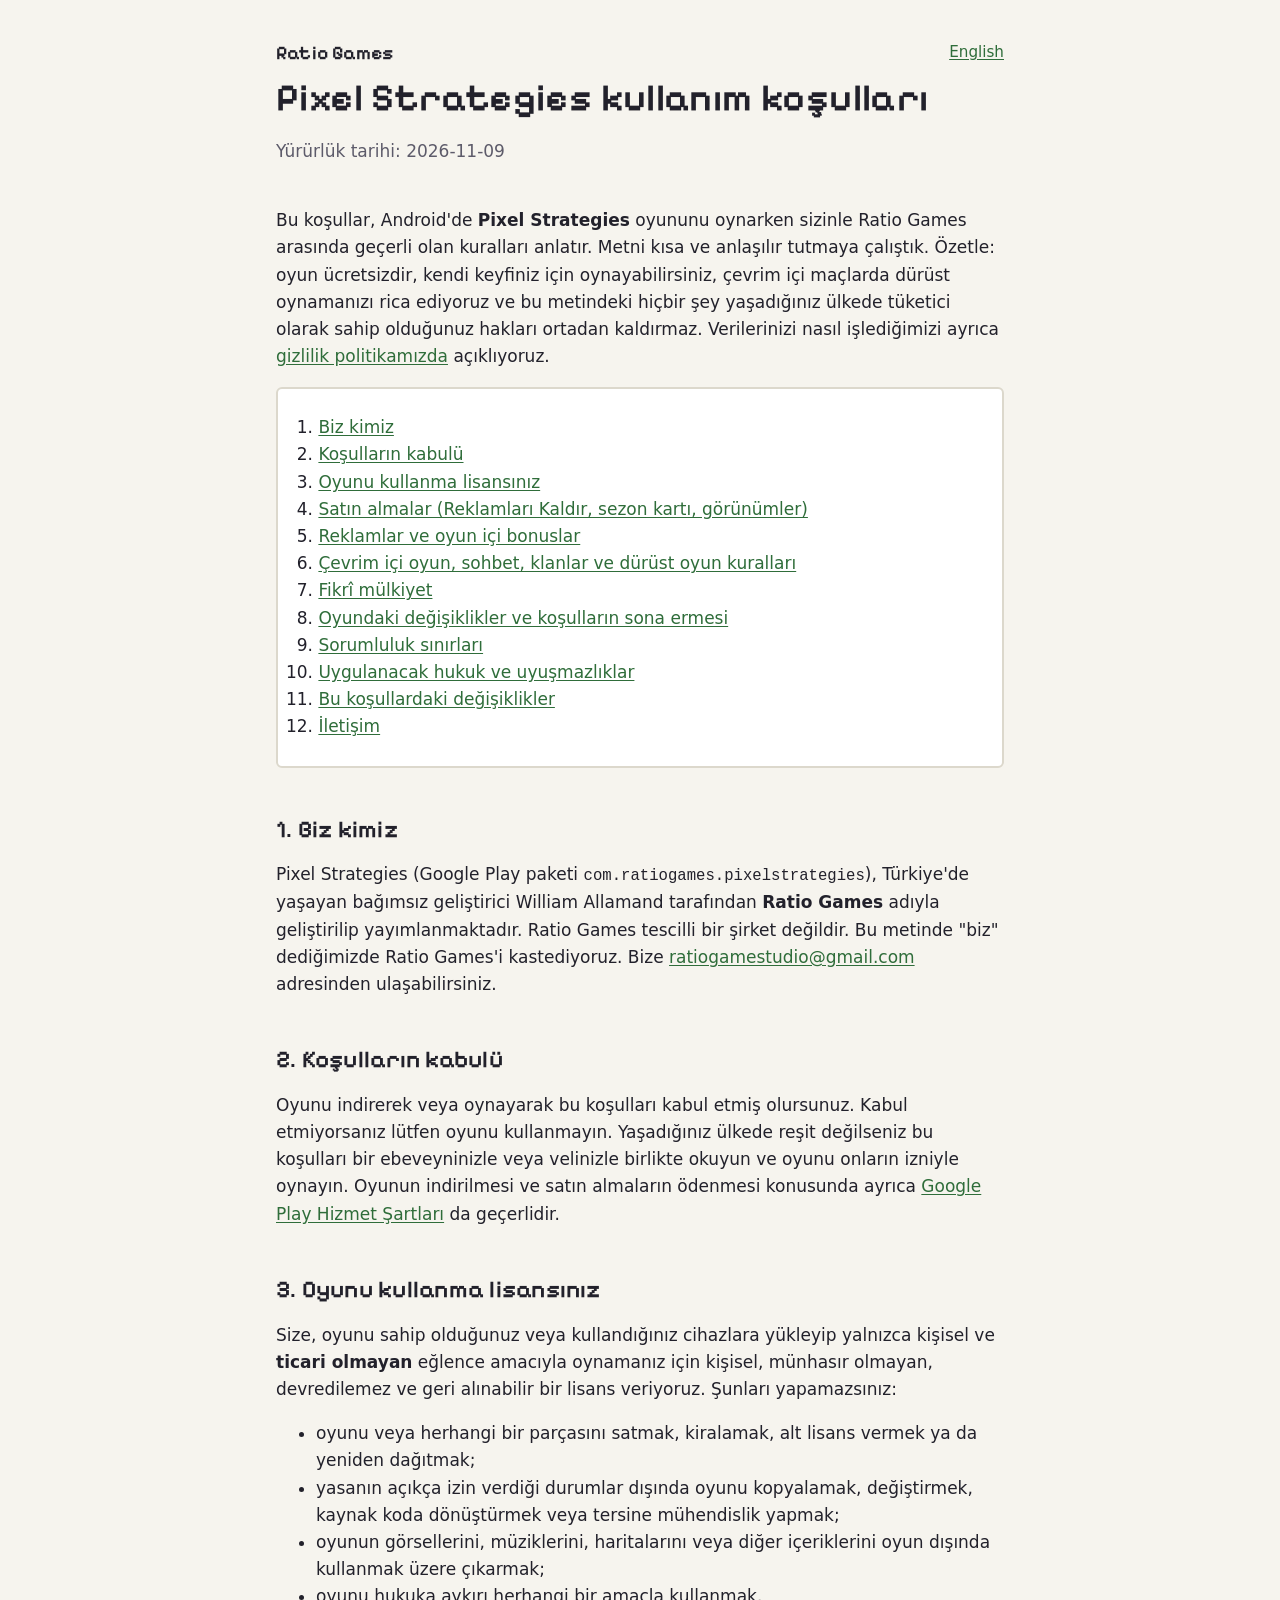
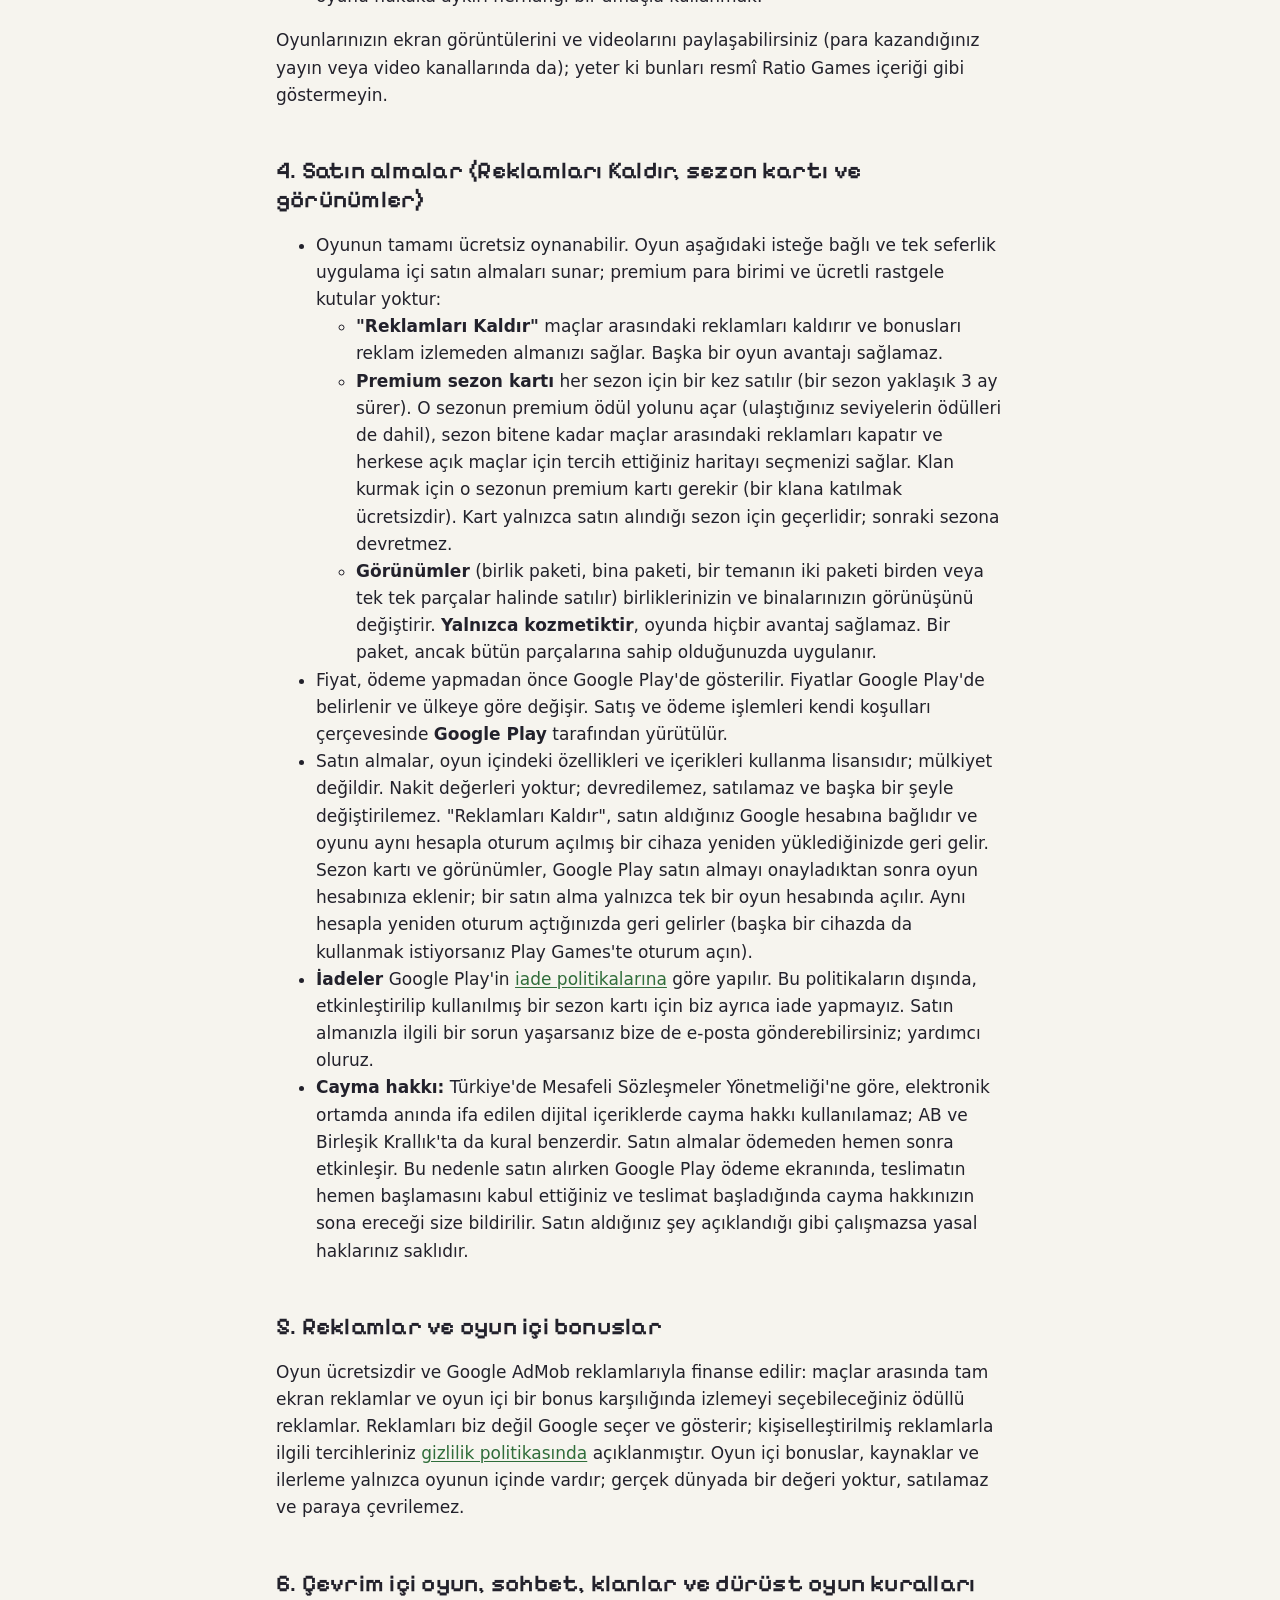
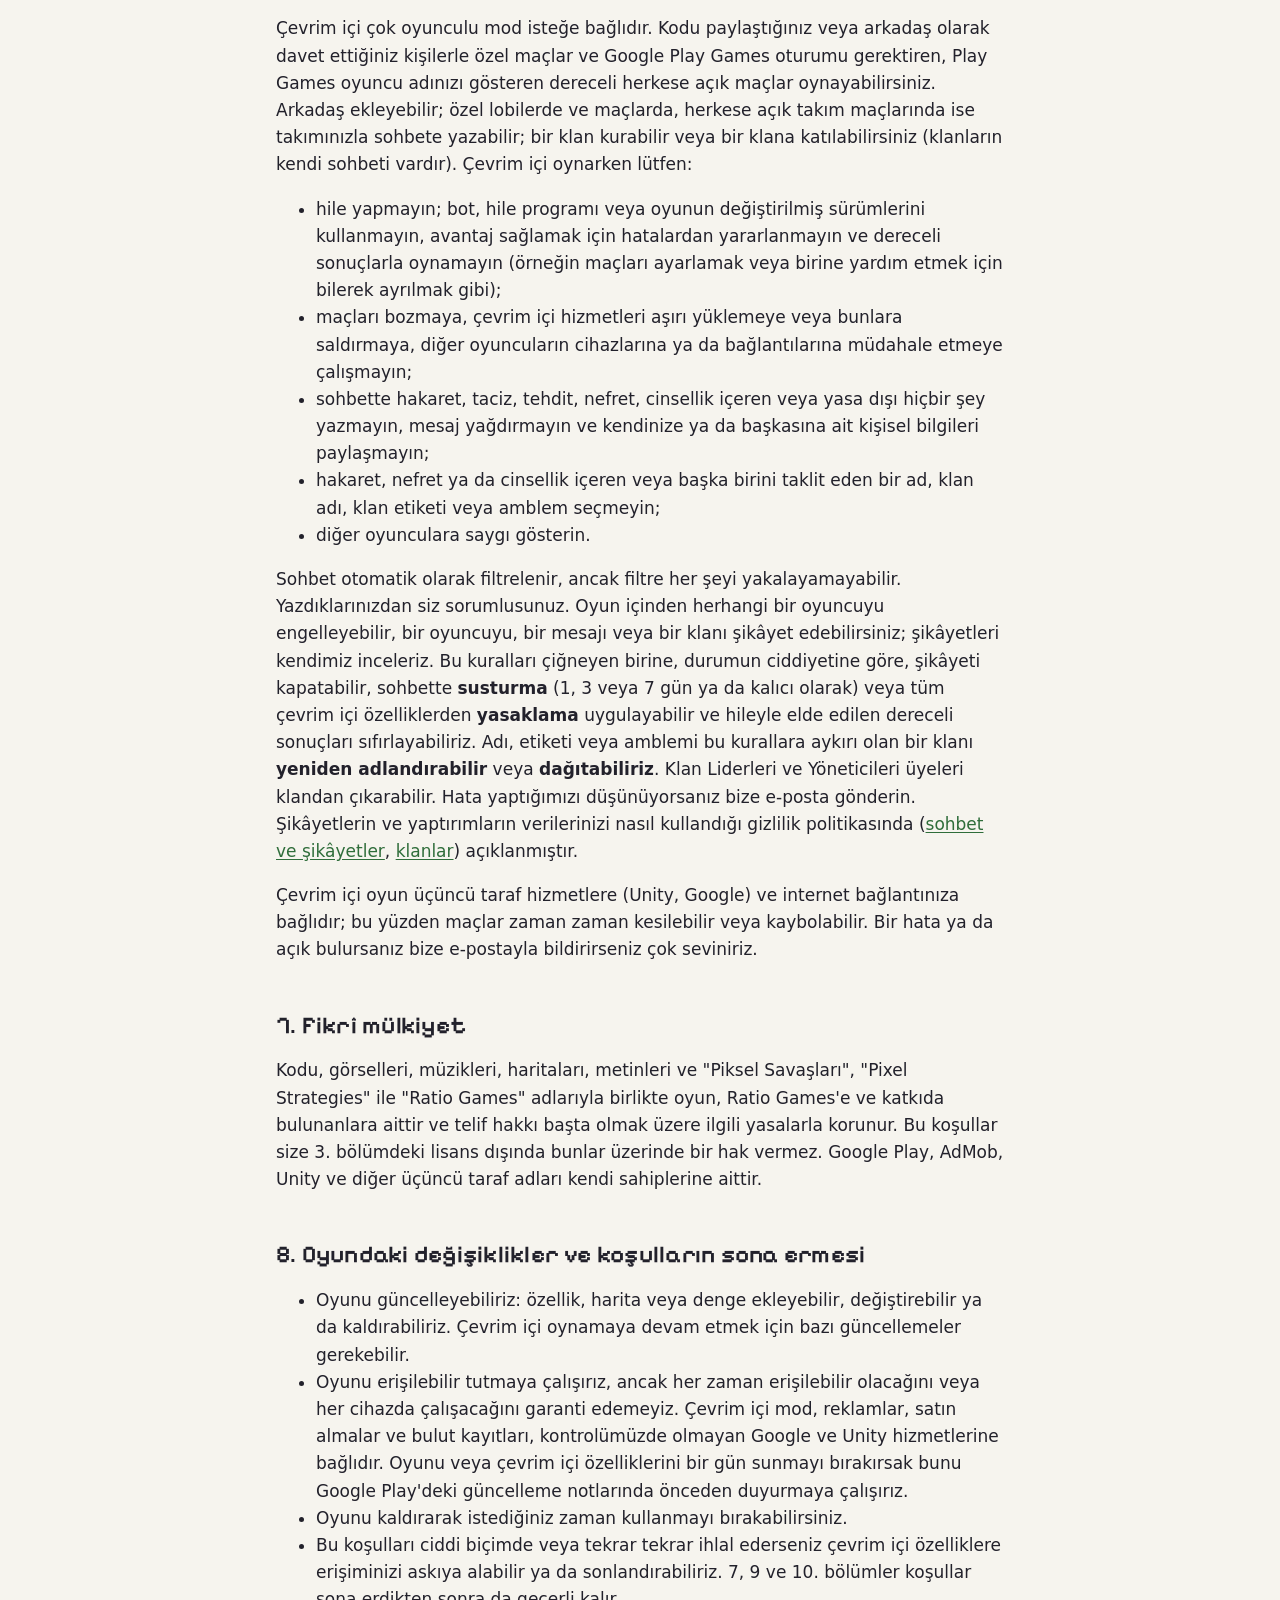
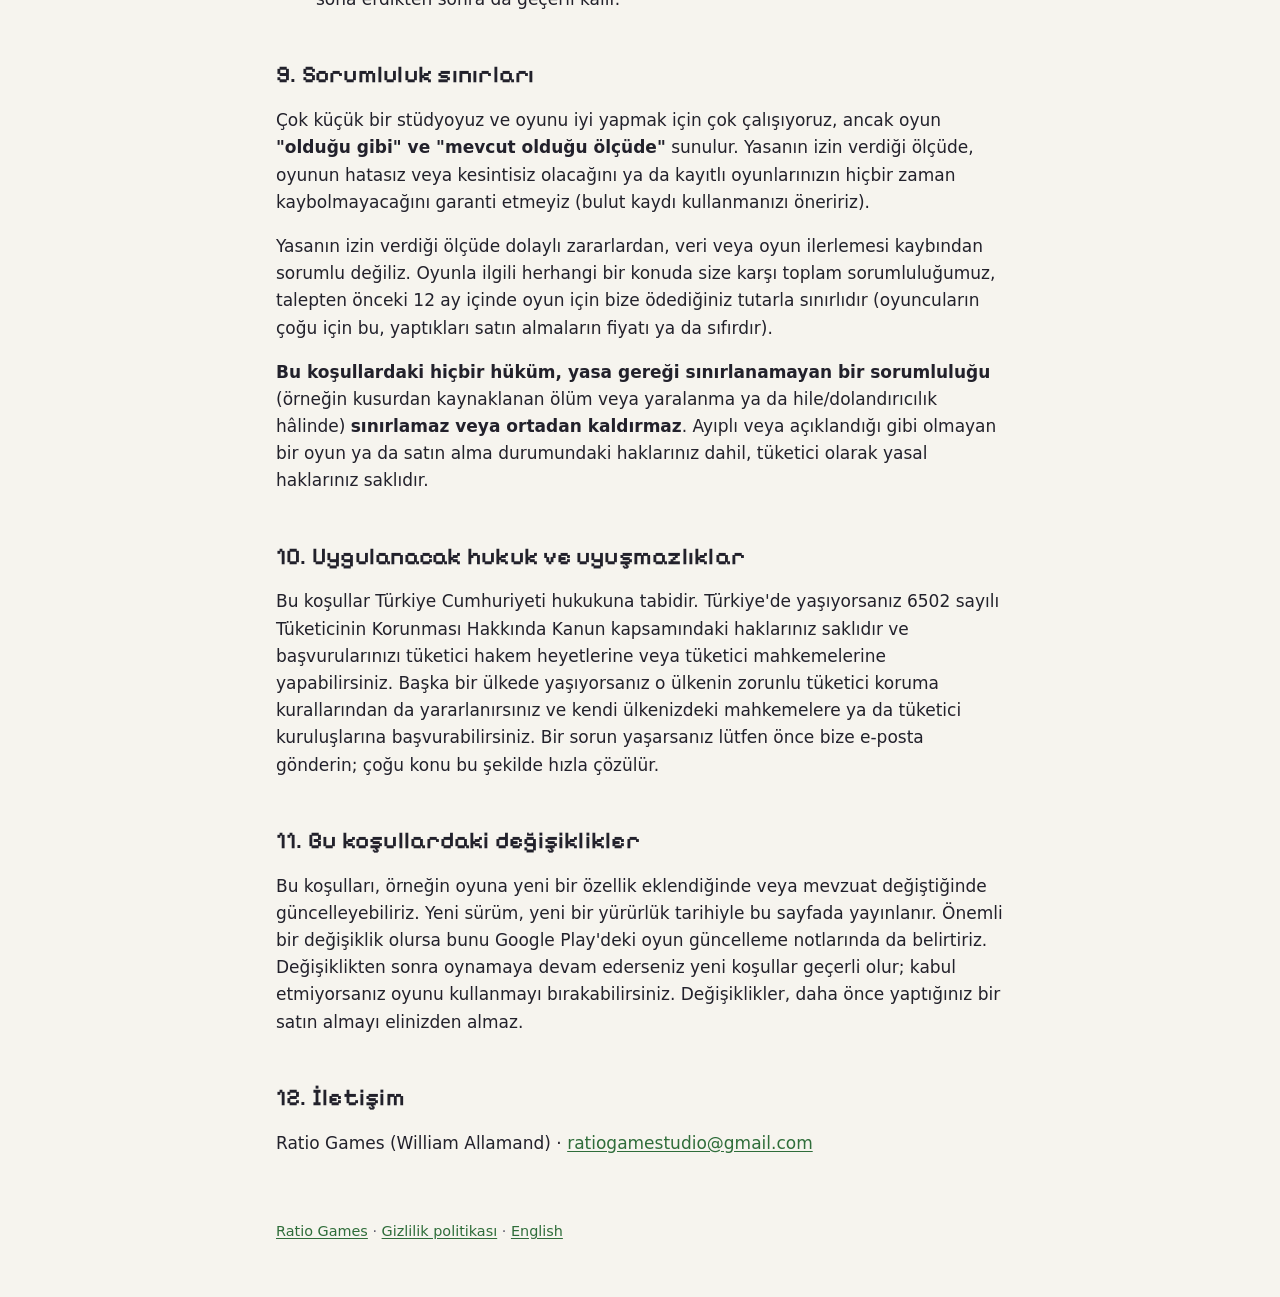
<file: pixel-strategies/terms-tr.html>
<!doctype html>
<!--
  MACHINE DRAFT: this Turkish version was written by an AI from terms.html (adapted, not word for word) and needs
  review by a native Turkish speaker before publishing. The English version (terms.html) is the reference text;
  keep both in sync.
-->
<html lang="tr">
<head>
<meta charset="utf-8">
<meta name="viewport" content="width=device-width, initial-scale=1">
<title>Pixel Strategies Kullanım Koşulları</title>
<meta name="description" content="Ratio Games tarafından geliştirilen Pixel Strategies oyununun kullanım koşulları.">
<meta name="color-scheme" content="light dark">
<link rel="alternate" hreflang="en" href="terms.html">
<link rel="preconnect" href="https://fonts.googleapis.com">
<link rel="preconnect" href="https://fonts.gstatic.com" crossorigin>
<link rel="stylesheet" href="https://fonts.googleapis.com/css2?family=Pixelify+Sans:wght@500;600&display=swap">
<link rel="stylesheet" href="../style.css">
</head>
<body>
<header>
  <a class="brand" href="../index.html">Ratio Games</a>
  <span class="lang"><a href="terms.html" hreflang="en" lang="en">English</a></span>
  <h1>Pixel Strategies kullanım koşulları</h1>
  <p class="muted">Yürürlük tarihi: 2026-11-09</p>
</header>

<main>
  <p>Bu koşullar, Android'de <strong>Pixel Strategies</strong> oyununu oynarken
    sizinle Ratio Games arasında geçerli olan kuralları anlatır. Metni kısa ve anlaşılır tutmaya çalıştık. Özetle:
    oyun ücretsizdir, kendi keyfiniz için oynayabilirsiniz, çevrim içi maçlarda dürüst oynamanızı rica ediyoruz ve
    bu metindeki hiçbir şey yaşadığınız ülkede tüketici olarak sahip olduğunuz hakları ortadan kaldırmaz. Verilerinizi
    nasıl işlediğimizi ayrıca <a href="privacy-tr.html">gizlilik politikamızda</a> açıklıyoruz.</p>

  <nav class="toc" aria-label="İçindekiler">
    <ol>
      <li><a href="#who">Biz kimiz</a></li>
      <li><a href="#accept">Koşulların kabulü</a></li>
      <li><a href="#licence">Oyunu kullanma lisansınız</a></li>
      <li><a href="#purchases">Satın almalar (Reklamları Kaldır, sezon kartı, görünümler)</a></li>
      <li><a href="#ads">Reklamlar ve oyun içi bonuslar</a></li>
      <li><a href="#online">Çevrim içi oyun, sohbet, klanlar ve dürüst oyun kuralları</a></li>
      <li><a href="#ip">Fikrî mülkiyet</a></li>
      <li><a href="#changes-game">Oyundaki değişiklikler ve koşulların sona ermesi</a></li>
      <li><a href="#liability">Sorumluluk sınırları</a></li>
      <li><a href="#law">Uygulanacak hukuk ve uyuşmazlıklar</a></li>
      <li><a href="#changes">Bu koşullardaki değişiklikler</a></li>
      <li><a href="#contact">İletişim</a></li>
    </ol>
  </nav>

  <h2 id="who">1. Biz kimiz</h2>
  <p>Pixel Strategies (Google Play paketi <code>com.ratiogames.pixelstrategies</code>), Türkiye'de
    yaşayan bağımsız geliştirici William Allamand tarafından <strong>Ratio Games</strong> adıyla geliştirilip
    yayımlanmaktadır. Ratio Games tescilli bir şirket değildir. Bu metinde "biz" dediğimizde Ratio Games'i kastediyoruz.
    Bize <a href="mailto:ratiogamestudio@gmail.com">ratiogamestudio@gmail.com</a> adresinden ulaşabilirsiniz.</p>

  <h2 id="accept">2. Koşulların kabulü</h2>
  <p>Oyunu indirerek veya oynayarak bu koşulları kabul etmiş olursunuz. Kabul etmiyorsanız lütfen oyunu kullanmayın.
    Yaşadığınız ülkede reşit değilseniz bu koşulları bir ebeveyninizle veya velinizle birlikte okuyun ve oyunu onların
    izniyle oynayın. Oyunun indirilmesi ve satın almaların ödenmesi konusunda ayrıca
    <a href="https://play.google.com/about/play-terms/?hl=tr">Google Play Hizmet Şartları</a> da geçerlidir.</p>

  <h2 id="licence">3. Oyunu kullanma lisansınız</h2>
  <p>Size, oyunu sahip olduğunuz veya kullandığınız cihazlara yükleyip yalnızca kişisel ve <strong>ticari olmayan</strong>
    eğlence amacıyla oynamanız için kişisel, münhasır olmayan, devredilemez ve geri alınabilir bir lisans veriyoruz.
    Şunları yapamazsınız:</p>
  <ul>
    <li>oyunu veya herhangi bir parçasını satmak, kiralamak, alt lisans vermek ya da yeniden dağıtmak;</li>
    <li>yasanın açıkça izin verdiği durumlar dışında oyunu kopyalamak, değiştirmek, kaynak koda dönüştürmek veya
      tersine mühendislik yapmak;</li>
    <li>oyunun görsellerini, müziklerini, haritalarını veya diğer içeriklerini oyun dışında kullanmak üzere
      çıkarmak;</li>
    <li>oyunu hukuka aykırı herhangi bir amaçla kullanmak.</li>
  </ul>
  <p>Oyunlarınızın ekran görüntülerini ve videolarını paylaşabilirsiniz (para kazandığınız yayın veya video
    kanallarında da); yeter ki bunları resmî Ratio Games içeriği gibi göstermeyin.</p>

  <h2 id="purchases">4. Satın almalar (Reklamları Kaldır, sezon kartı ve görünümler)</h2>
  <ul>
    <li>Oyunun tamamı ücretsiz oynanabilir. Oyun aşağıdaki isteğe bağlı ve tek seferlik uygulama içi satın almaları
      sunar; premium para birimi ve ücretli rastgele kutular yoktur:
      <ul>
        <li><strong>"Reklamları Kaldır"</strong> maçlar arasındaki reklamları kaldırır ve bonusları reklam izlemeden
          almanızı sağlar. Başka bir oyun avantajı sağlamaz.</li>
        <li><strong>Premium sezon kartı</strong> her sezon için bir kez satılır (bir sezon yaklaşık 3 ay sürer). O
          sezonun premium ödül yolunu açar (ulaştığınız seviyelerin ödülleri de dahil), sezon bitene kadar maçlar
          arasındaki reklamları kapatır ve herkese açık maçlar için tercih ettiğiniz haritayı seçmenizi sağlar. Klan
          kurmak için o sezonun premium kartı gerekir (bir klana katılmak ücretsizdir). Kart yalnızca satın alındığı
          sezon için geçerlidir; sonraki sezona devretmez.</li>
        <li><strong>Görünümler</strong> (birlik paketi, bina paketi, bir temanın iki paketi birden veya tek tek
          parçalar halinde satılır) birliklerinizin ve binalarınızın görünüşünü değiştirir. <strong>Yalnızca
          kozmetiktir</strong>, oyunda hiçbir avantaj sağlamaz. Bir paket, ancak bütün parçalarına sahip olduğunuzda
          uygulanır.</li>
      </ul></li>
    <li>Fiyat, ödeme yapmadan önce Google Play'de gösterilir. Fiyatlar Google Play'de belirlenir ve ülkeye göre
      değişir. Satış ve ödeme işlemleri kendi koşulları çerçevesinde <strong>Google Play</strong> tarafından
      yürütülür.</li>
    <li>Satın almalar, oyun içindeki özellikleri ve içerikleri kullanma lisansıdır; mülkiyet değildir. Nakit değerleri
      yoktur; devredilemez, satılamaz ve başka bir şeyle değiştirilemez. "Reklamları Kaldır", satın aldığınız Google
      hesabına bağlıdır ve oyunu aynı hesapla oturum açılmış bir cihaza yeniden yüklediğinizde geri gelir. Sezon kartı
      ve görünümler, Google Play satın almayı onayladıktan sonra oyun hesabınıza eklenir; bir satın alma yalnızca tek
      bir oyun hesabında açılır. Aynı hesapla yeniden oturum açtığınızda geri gelirler (başka bir cihazda da kullanmak
      istiyorsanız Play Games'te oturum açın).</li>
    <li><strong>İadeler</strong> Google Play'in
      <a href="https://support.google.com/googleplay/answer/2479637?hl=tr">iade politikalarına</a> göre yapılır. Bu
      politikaların dışında, etkinleştirilip kullanılmış bir sezon kartı için biz ayrıca iade yapmayız. Satın almanızla
      ilgili bir sorun yaşarsanız bize de e-posta gönderebilirsiniz; yardımcı oluruz.</li>
    <li><strong>Cayma hakkı:</strong> Türkiye'de Mesafeli Sözleşmeler Yönetmeliği'ne göre, elektronik ortamda anında
      ifa edilen dijital içeriklerde cayma hakkı kullanılamaz; AB ve Birleşik Krallık'ta da kural benzerdir.
      Satın almalar ödemeden hemen sonra etkinleşir. Bu nedenle satın alırken Google Play ödeme ekranında,
      teslimatın hemen başlamasını kabul ettiğiniz ve teslimat başladığında cayma hakkınızın sona ereceği size
      bildirilir. Satın aldığınız şey açıklandığı gibi çalışmazsa yasal haklarınız saklıdır.</li>
  </ul>

  <h2 id="ads">5. Reklamlar ve oyun içi bonuslar</h2>
  <p>Oyun ücretsizdir ve Google AdMob reklamlarıyla finanse edilir: maçlar arasında tam ekran reklamlar ve oyun içi
    bir bonus karşılığında izlemeyi seçebileceğiniz ödüllü reklamlar. Reklamları biz değil Google seçer ve gösterir;
    kişiselleştirilmiş reklamlarla ilgili tercihleriniz <a href="privacy-tr.html#consent">gizlilik politikasında</a>
    açıklanmıştır. Oyun içi bonuslar, kaynaklar ve ilerleme yalnızca oyunun içinde vardır; gerçek dünyada bir değeri
    yoktur, satılamaz ve paraya çevrilemez.</p>

  <h2 id="online">6. Çevrim içi oyun, sohbet, klanlar ve dürüst oyun kuralları</h2>
  <p>Çevrim içi çok oyunculu mod isteğe bağlıdır. Kodu paylaştığınız veya arkadaş olarak davet ettiğiniz kişilerle
    özel maçlar ve Google Play Games oturumu gerektiren, Play Games oyuncu adınızı gösteren dereceli herkese açık
    maçlar oynayabilirsiniz. Arkadaş ekleyebilir; özel lobilerde ve maçlarda, herkese açık takım maçlarında ise
    takımınızla sohbete yazabilir; bir klan kurabilir veya bir klana katılabilirsiniz (klanların kendi sohbeti vardır).
    Çevrim içi oynarken lütfen:</p>
  <ul>
    <li>hile yapmayın; bot, hile programı veya oyunun değiştirilmiş sürümlerini kullanmayın, avantaj sağlamak için
      hatalardan yararlanmayın ve dereceli sonuçlarla oynamayın (örneğin maçları ayarlamak veya birine yardım etmek
      için bilerek ayrılmak gibi);</li>
    <li>maçları bozmaya, çevrim içi hizmetleri aşırı yüklemeye veya bunlara saldırmaya, diğer oyuncuların cihazlarına
      ya da bağlantılarına müdahale etmeye çalışmayın;</li>
    <li>sohbette hakaret, taciz, tehdit, nefret, cinsellik içeren veya yasa dışı hiçbir şey yazmayın, mesaj
      yağdırmayın ve kendinize ya da başkasına ait kişisel bilgileri paylaşmayın;</li>
    <li>hakaret, nefret ya da cinsellik içeren veya başka birini taklit eden bir ad, klan adı, klan etiketi veya
      amblem seçmeyin;</li>
    <li>diğer oyunculara saygı gösterin.</li>
  </ul>
  <p>Sohbet otomatik olarak filtrelenir, ancak filtre her şeyi yakalayamayabilir. Yazdıklarınızdan siz sorumlusunuz.
    Oyun içinden herhangi bir oyuncuyu engelleyebilir, bir oyuncuyu, bir mesajı veya bir klanı şikâyet edebilirsiniz; şikâyetleri
    kendimiz inceleriz. Bu kuralları çiğneyen birine, durumun ciddiyetine göre, şikâyeti kapatabilir, sohbette
    <strong>susturma</strong> (1, 3 veya 7 gün ya da kalıcı olarak) veya tüm çevrim içi özelliklerden
    <strong>yasaklama</strong> uygulayabilir ve hileyle elde edilen dereceli sonuçları sıfırlayabiliriz. Adı, etiketi
    veya amblemi bu kurallara aykırı olan bir klanı <strong>yeniden adlandırabilir</strong> veya
    <strong>dağıtabiliriz</strong>. Klan Liderleri ve Yöneticileri üyeleri klandan çıkarabilir. Hata
    yaptığımızı düşünüyorsanız bize e-posta gönderin. Şikâyetlerin ve yaptırımların verilerinizi nasıl kullandığı
    gizlilik politikasında (<a href="privacy-tr.html#chat">sohbet ve şikâyetler</a>,
    <a href="privacy-tr.html#clans">klanlar</a>) açıklanmıştır.</p>
  <p>Çevrim içi oyun üçüncü taraf hizmetlere (Unity, Google) ve internet bağlantınıza bağlıdır; bu yüzden maçlar zaman
    zaman kesilebilir veya kaybolabilir. Bir hata ya da açık bulursanız bize e-postayla bildirirseniz çok seviniriz.</p>

  <h2 id="ip">7. Fikrî mülkiyet</h2>
  <p>Kodu, görselleri, müzikleri, haritaları, metinleri ve "Piksel Savaşları", "Pixel Strategies" ile "Ratio Games"
    adlarıyla birlikte oyun, Ratio Games'e ve katkıda bulunanlara aittir ve telif hakkı başta olmak üzere ilgili
    yasalarla korunur. Bu koşullar size 3. bölümdeki lisans dışında bunlar üzerinde bir hak vermez. Google Play, AdMob,
    Unity ve diğer üçüncü taraf adları kendi sahiplerine aittir.</p>

  <h2 id="changes-game">8. Oyundaki değişiklikler ve koşulların sona ermesi</h2>
  <ul>
    <li>Oyunu güncelleyebiliriz: özellik, harita veya denge ekleyebilir, değiştirebilir ya da kaldırabiliriz. Çevrim
      içi oynamaya devam etmek için bazı güncellemeler gerekebilir.</li>
    <li>Oyunu erişilebilir tutmaya çalışırız, ancak her zaman erişilebilir olacağını veya her cihazda çalışacağını
      garanti edemeyiz. Çevrim içi mod, reklamlar, satın almalar ve bulut kayıtları, kontrolümüzde olmayan Google ve
      Unity hizmetlerine bağlıdır. Oyunu veya çevrim içi özelliklerini bir gün sunmayı bırakırsak bunu Google Play'deki
      güncelleme notlarında önceden duyurmaya çalışırız.</li>
    <li>Oyunu kaldırarak istediğiniz zaman kullanmayı bırakabilirsiniz.</li>
    <li>Bu koşulları ciddi biçimde veya tekrar tekrar ihlal ederseniz çevrim içi özelliklere erişiminizi askıya
      alabilir ya da sonlandırabiliriz. 7, 9 ve 10. bölümler koşullar sona erdikten sonra da geçerli kalır.</li>
  </ul>

  <h2 id="liability">9. Sorumluluk sınırları</h2>
  <p>Çok küçük bir stüdyoyuz ve oyunu iyi yapmak için çok çalışıyoruz, ancak oyun <strong>"olduğu gibi" ve "mevcut
    olduğu ölçüde"</strong> sunulur. Yasanın izin verdiği ölçüde, oyunun hatasız veya kesintisiz olacağını ya da kayıtlı
    oyunlarınızın hiçbir zaman kaybolmayacağını garanti etmeyiz (bulut kaydı kullanmanızı öneririz).</p>
  <p>Yasanın izin verdiği ölçüde dolaylı zararlardan, veri veya oyun ilerlemesi kaybından sorumlu değiliz. Oyunla ilgili
    herhangi bir konuda size karşı toplam sorumluluğumuz, talepten önceki 12 ay içinde oyun için bize ödediğiniz
    tutarla sınırlıdır (oyuncuların çoğu için bu, yaptıkları satın almaların fiyatı ya da sıfırdır).</p>
  <p><strong>Bu koşullardaki hiçbir hüküm, yasa gereği sınırlanamayan bir sorumluluğu</strong> (örneğin kusurdan
    kaynaklanan ölüm veya yaralanma ya da hile/dolandırıcılık hâlinde) <strong>sınırlamaz veya ortadan kaldırmaz</strong>.
    Ayıplı veya açıklandığı gibi olmayan bir oyun ya da satın alma durumundaki haklarınız dahil, tüketici olarak yasal
    haklarınız saklıdır.</p>

  <h2 id="law">10. Uygulanacak hukuk ve uyuşmazlıklar</h2>
  <p>Bu koşullar Türkiye Cumhuriyeti hukukuna tabidir. Türkiye'de yaşıyorsanız 6502 sayılı Tüketicinin Korunması
    Hakkında Kanun kapsamındaki haklarınız saklıdır ve başvurularınızı tüketici hakem heyetlerine veya tüketici
    mahkemelerine yapabilirsiniz. Başka bir ülkede yaşıyorsanız o ülkenin zorunlu tüketici koruma kurallarından da
    yararlanırsınız ve kendi ülkenizdeki mahkemelere ya da tüketici kuruluşlarına başvurabilirsiniz. Bir sorun
    yaşarsanız lütfen önce bize e-posta gönderin; çoğu konu bu şekilde hızla çözülür.</p>

  <h2 id="changes">11. Bu koşullardaki değişiklikler</h2>
  <p>Bu koşulları, örneğin oyuna yeni bir özellik eklendiğinde veya mevzuat değiştiğinde güncelleyebiliriz. Yeni sürüm,
    yeni bir yürürlük tarihiyle bu sayfada yayınlanır. Önemli bir değişiklik olursa bunu Google Play'deki oyun
    güncelleme notlarında da belirtiriz. Değişiklikten sonra oynamaya devam ederseniz yeni koşullar geçerli olur;
    kabul etmiyorsanız oyunu kullanmayı bırakabilirsiniz. Değişiklikler, daha önce yaptığınız bir satın almayı
    elinizden almaz.</p>

  <h2 id="contact">12. İletişim</h2>
  <p>Ratio Games (William Allamand) &middot; <a href="mailto:ratiogamestudio@gmail.com">ratiogamestudio@gmail.com</a></p>
</main>

<footer>
  <p><a href="../index.html">Ratio Games</a> &middot; <a href="privacy-tr.html">Gizlilik politikası</a> &middot; <a href="terms.html" hreflang="en" lang="en">English</a></p>
</footer>
</body>
</html>
</file>
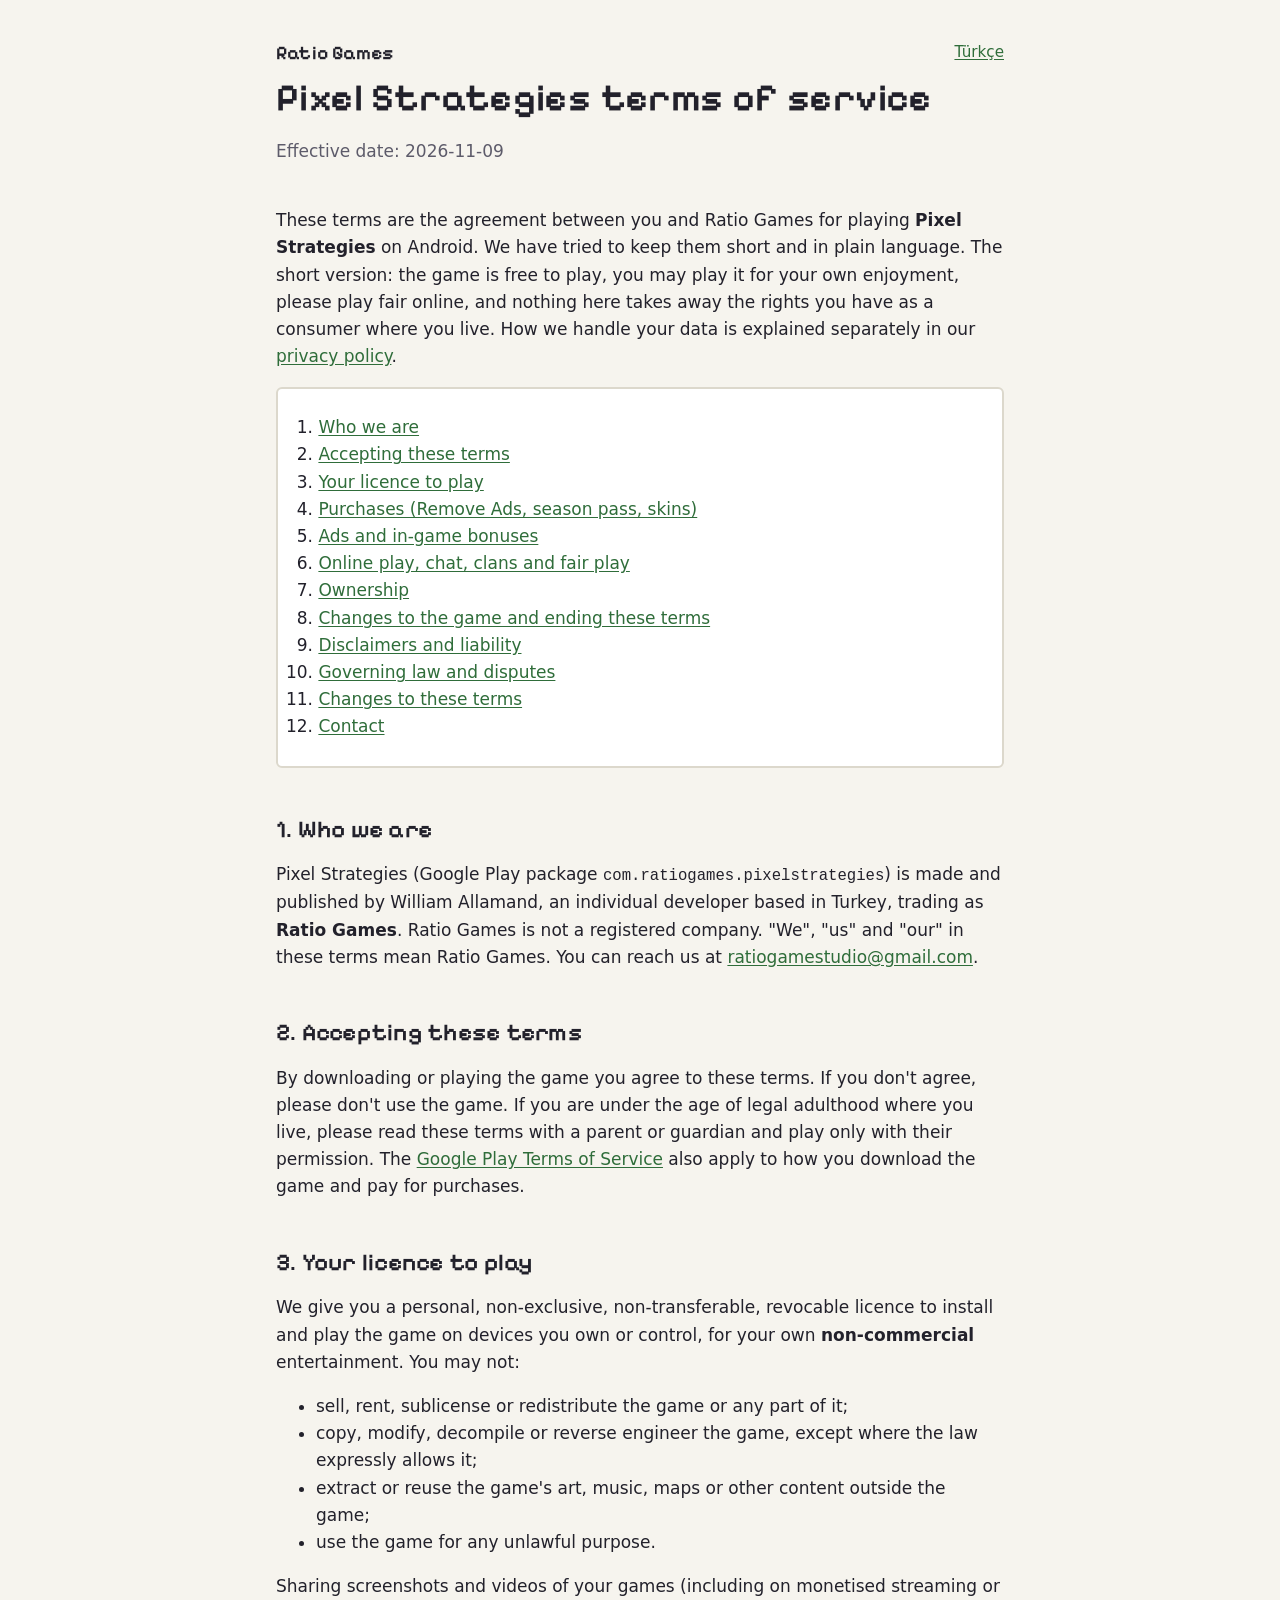
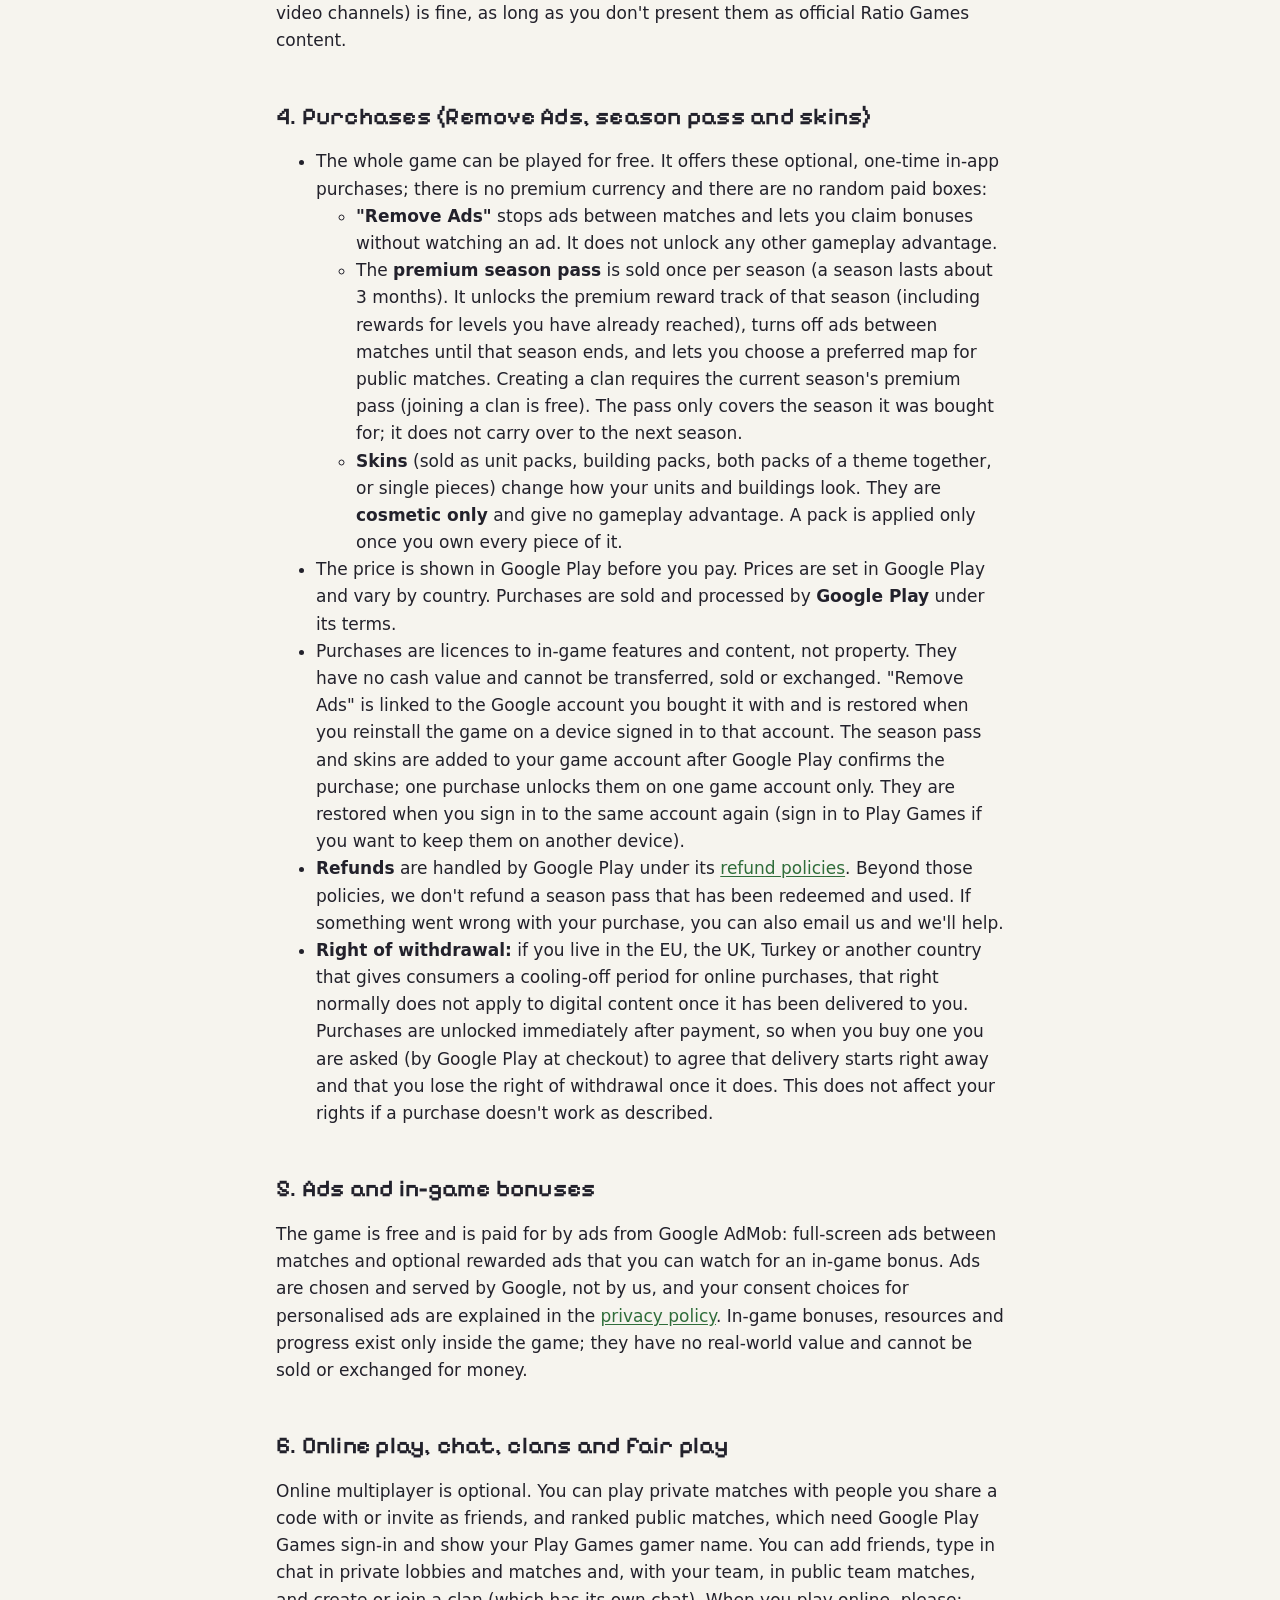
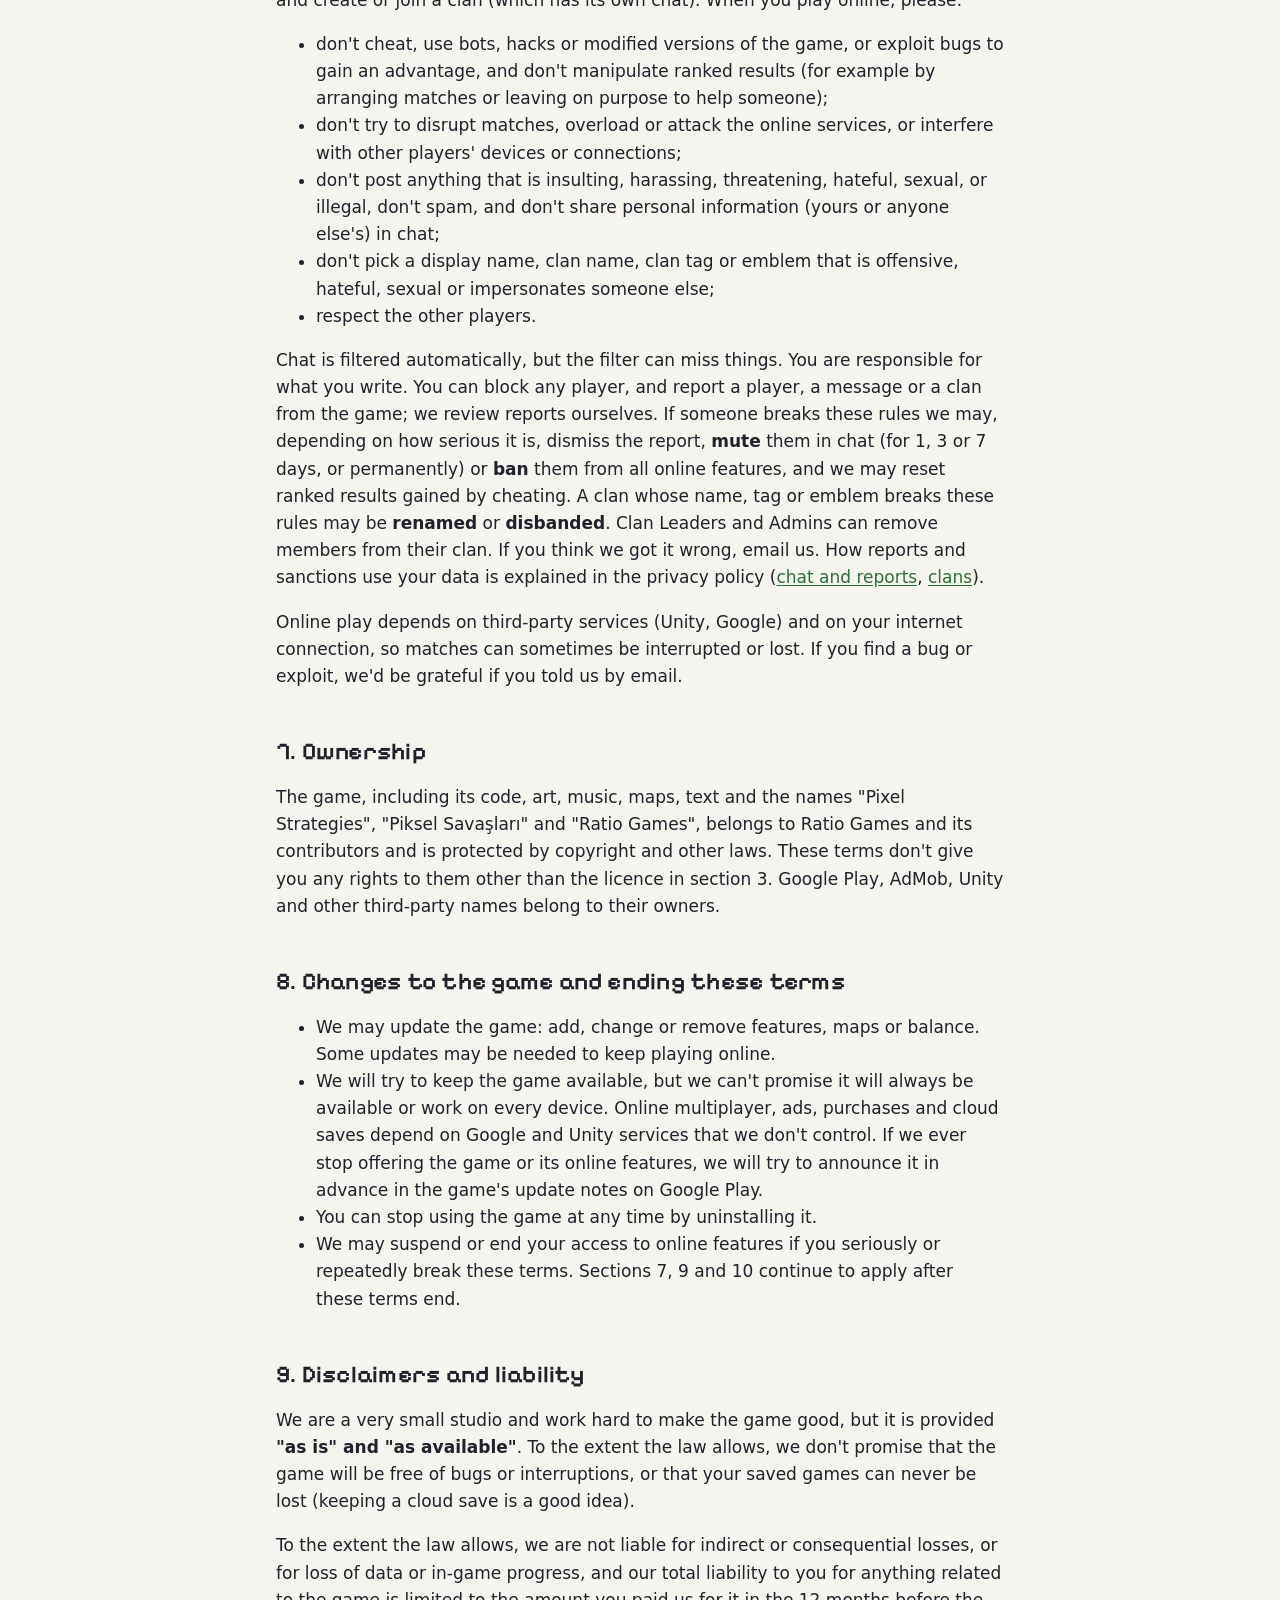
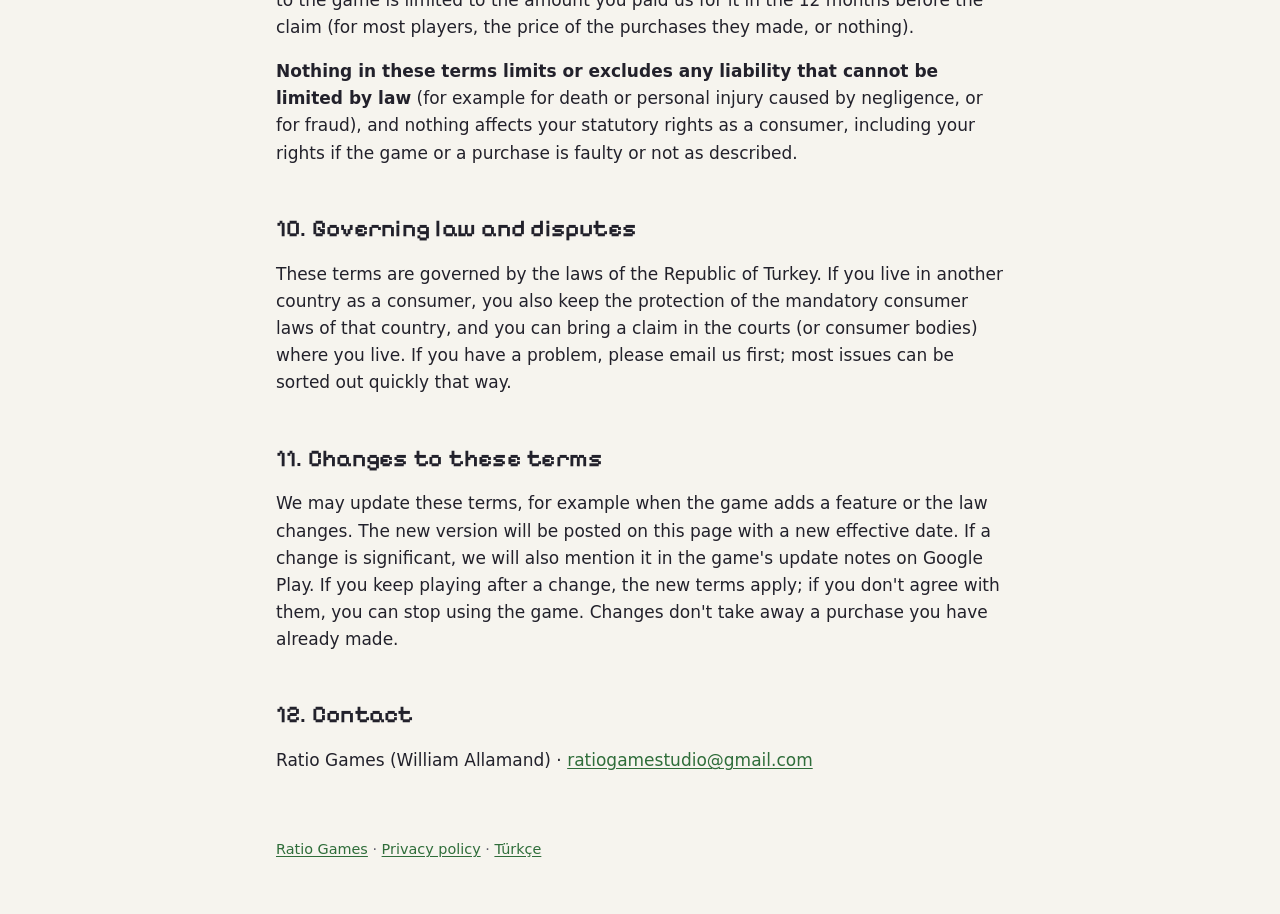
<file: pixel-strategies/terms.html>
<!doctype html>
<html lang="en">
<head>
<meta charset="utf-8">
<meta name="viewport" content="width=device-width, initial-scale=1">
<title>Pixel Strategies Terms</title>
<meta name="description" content="Terms of service for Pixel Strategies, a game by Ratio Games.">
<meta name="color-scheme" content="light dark">
<link rel="alternate" hreflang="tr" href="terms-tr.html">
<link rel="preconnect" href="https://fonts.googleapis.com">
<link rel="preconnect" href="https://fonts.gstatic.com" crossorigin>
<link rel="stylesheet" href="https://fonts.googleapis.com/css2?family=Pixelify+Sans:wght@500;600&display=swap">
<link rel="stylesheet" href="../style.css">
</head>
<body>
<header>
  <a class="brand" href="../index.html">Ratio Games</a>
  <span class="lang"><a href="terms-tr.html" hreflang="tr" lang="tr">Türkçe</a></span>
  <h1>Pixel Strategies terms of service</h1>
  <p class="muted">Effective date: 2026-11-09</p>
</header>

<main>
  <p>These terms are the agreement between you and Ratio Games for playing <strong>Pixel Strategies</strong> on
    Android. We have tried to keep them short and in plain language. The short version: the game is free to play, you
    may play it for your own enjoyment, please play fair online, and nothing here takes away the rights you have as a
    consumer where you live. How we handle your data is explained separately in our
    <a href="privacy.html">privacy policy</a>.</p>

  <nav class="toc" aria-label="Contents">
    <ol>
      <li><a href="#who">Who we are</a></li>
      <li><a href="#accept">Accepting these terms</a></li>
      <li><a href="#licence">Your licence to play</a></li>
      <li><a href="#purchases">Purchases (Remove Ads, season pass, skins)</a></li>
      <li><a href="#ads">Ads and in-game bonuses</a></li>
      <li><a href="#online">Online play, chat, clans and fair play</a></li>
      <li><a href="#ip">Ownership</a></li>
      <li><a href="#changes-game">Changes to the game and ending these terms</a></li>
      <li><a href="#liability">Disclaimers and liability</a></li>
      <li><a href="#law">Governing law and disputes</a></li>
      <li><a href="#changes">Changes to these terms</a></li>
      <li><a href="#contact">Contact</a></li>
    </ol>
  </nav>

  <h2 id="who">1. Who we are</h2>
  <p>Pixel Strategies (Google Play package <code>com.ratiogames.pixelstrategies</code>) is made and published by William Allamand, an individual developer based in
    Turkey, trading as <strong>Ratio Games</strong>. Ratio Games is not a registered company. "We", "us" and "our" in
    these terms mean Ratio Games. You can reach us at
    <a href="mailto:ratiogamestudio@gmail.com">ratiogamestudio@gmail.com</a>.</p>

  <h2 id="accept">2. Accepting these terms</h2>
  <p>By downloading or playing the game you agree to these terms. If you don't agree, please don't use the game. If
    you are under the age of legal adulthood where you live, please read these terms with a parent or guardian and
    play only with their permission. The <a href="https://play.google.com/about/play-terms/">Google Play Terms of
    Service</a> also apply to how you download the game and pay for purchases.</p>

  <h2 id="licence">3. Your licence to play</h2>
  <p>We give you a personal, non-exclusive, non-transferable, revocable licence to install and play the game on
    devices you own or control, for your own <strong>non-commercial</strong> entertainment. You may not:</p>
  <ul>
    <li>sell, rent, sublicense or redistribute the game or any part of it;</li>
    <li>copy, modify, decompile or reverse engineer the game, except where the law expressly allows it;</li>
    <li>extract or reuse the game's art, music, maps or other content outside the game;</li>
    <li>use the game for any unlawful purpose.</li>
  </ul>
  <p>Sharing screenshots and videos of your games (including on monetised streaming or video channels) is fine, as
    long as you don't present them as official Ratio Games content.</p>

  <h2 id="purchases">4. Purchases (Remove Ads, season pass and skins)</h2>
  <ul>
    <li>The whole game can be played for free. It offers these optional, one-time in-app purchases; there is no
      premium currency and there are no random paid boxes:
      <ul>
        <li><strong>"Remove Ads"</strong> stops ads between matches and lets you claim bonuses without watching an
          ad. It does not unlock any other gameplay advantage.</li>
        <li>The <strong>premium season pass</strong> is sold once per season (a season lasts about 3 months). It
          unlocks the premium reward track of that season (including rewards for levels you have already reached),
          turns off ads between matches until that season ends, and lets you choose a preferred map for public
          matches. Creating a clan requires the current season's premium pass (joining a clan is free). The pass
          only covers the season it was bought for; it does not carry over to the next season.</li>
        <li><strong>Skins</strong> (sold as unit packs, building packs, both packs of a theme together, or single
          pieces) change how your units and buildings look. They are <strong>cosmetic only</strong> and give no
          gameplay advantage. A pack is applied only once you own every piece of it.</li>
      </ul></li>
    <li>The price is shown in Google Play before you pay. Prices are set in Google Play and vary by country.
      Purchases are sold and processed by <strong>Google Play</strong> under its terms.</li>
    <li>Purchases are licences to in-game features and content, not property. They have no cash value and cannot be
      transferred, sold or exchanged. "Remove Ads" is linked to the Google account you bought it with and is restored
      when you reinstall the game on a device signed in to that account. The season pass and skins are added to your
      game account after Google Play confirms the purchase; one purchase unlocks them on one game account only. They
      are restored when you sign in to the same account again (sign in to Play Games if you want to keep them on
      another device).</li>
    <li><strong>Refunds</strong> are handled by Google Play under its
      <a href="https://support.google.com/googleplay/answer/2479637">refund policies</a>. Beyond those policies, we
      don't refund a season pass that has been redeemed and used. If something went wrong with your purchase, you
      can also email us and we'll help.</li>
    <li><strong>Right of withdrawal:</strong> if you live in the EU, the UK, Turkey or another country that gives
      consumers a cooling-off period for online purchases, that right normally does not apply to digital content once
      it has been delivered to you. Purchases are unlocked immediately after payment, so when you buy one you are
      asked (by Google Play at checkout) to agree that delivery starts right away and that you lose the right of
      withdrawal once it does. This does not affect your rights if a purchase doesn't work as described.</li>
  </ul>

  <h2 id="ads">5. Ads and in-game bonuses</h2>
  <p>The game is free and is paid for by ads from Google AdMob: full-screen ads between matches and optional rewarded
    ads that you can watch for an in-game bonus. Ads are chosen and served by Google, not by us, and your consent
    choices for personalised ads are explained in the <a href="privacy.html#consent">privacy policy</a>. In-game
    bonuses, resources and progress exist only inside the game; they have no real-world value and cannot be sold or
    exchanged for money.</p>

  <h2 id="online">6. Online play, chat, clans and fair play</h2>
  <p>Online multiplayer is optional. You can play private matches with people you share a code with or invite as
    friends, and ranked public matches, which need Google Play Games sign-in and show your Play Games gamer name. You
    can add friends, type in chat in private lobbies and matches and, with your team, in public team matches, and
    create or join a clan (which has its own chat). When you play online, please:</p>
  <ul>
    <li>don't cheat, use bots, hacks or modified versions of the game, or exploit bugs to gain an advantage, and don't
      manipulate ranked results (for example by arranging matches or leaving on purpose to help someone);</li>
    <li>don't try to disrupt matches, overload or attack the online services, or interfere with other players'
      devices or connections;</li>
    <li>don't post anything that is insulting, harassing, threatening, hateful, sexual, or illegal, don't spam, and
      don't share personal information (yours or anyone else's) in chat;</li>
    <li>don't pick a display name, clan name, clan tag or emblem that is offensive, hateful, sexual or impersonates
      someone else;</li>
    <li>respect the other players.</li>
  </ul>
  <p>Chat is filtered automatically, but the filter can miss things. You are responsible for what you write. You can
    block any player, and report a player, a message or a clan from the game; we review reports ourselves. If someone breaks
    these rules we may, depending on how serious it is, dismiss the report, <strong>mute</strong> them in chat (for 1, 3
    or 7 days, or permanently) or <strong>ban</strong> them from all online features, and we may reset ranked results
    gained by cheating. A clan whose name, tag or emblem breaks these rules may be <strong>renamed</strong> or
    <strong>disbanded</strong>. Clan Leaders and Admins can remove members from their clan. If you think we got it wrong, email us. How reports and sanctions use your data is explained in
    the privacy policy (<a href="privacy.html#chat">chat and reports</a>, <a href="privacy.html#clans">clans</a>).</p>
  <p>Online play depends on third-party services (Unity, Google) and on your internet connection, so matches can
    sometimes be interrupted or lost. If you find a bug or exploit, we'd be grateful if you told us by email.</p>

  <h2 id="ip">7. Ownership</h2>
  <p>The game, including its code, art, music, maps, text and the names "Pixel Strategies", "Piksel Savaşları" and
    "Ratio Games", belongs to Ratio Games and its contributors and is protected by copyright and other laws. These
    terms don't give you any rights to them other than the licence in section 3. Google Play, AdMob, Unity and other
    third-party names belong to their owners.</p>

  <h2 id="changes-game">8. Changes to the game and ending these terms</h2>
  <ul>
    <li>We may update the game: add, change or remove features, maps or balance. Some updates may be needed to keep
      playing online.</li>
    <li>We will try to keep the game available, but we can't promise it will always be available or work on every
      device. Online multiplayer, ads, purchases and cloud saves depend on Google and Unity services that we don't
      control. If we ever stop offering the game or its online features, we will try to announce it in advance in
      the game's update notes on Google Play.</li>
    <li>You can stop using the game at any time by uninstalling it.</li>
    <li>We may suspend or end your access to online features if you seriously or repeatedly break these terms.
      Sections 7, 9 and 10 continue to apply after these terms end.</li>
  </ul>

  <h2 id="liability">9. Disclaimers and liability</h2>
  <p>We are a very small studio and work hard to make the game good, but it is provided <strong>"as is" and "as
    available"</strong>. To the extent the law allows, we don't promise that the game will be free of bugs or
    interruptions, or that your saved games can never be lost (keeping a cloud save is a good idea).</p>
  <p>To the extent the law allows, we are not liable for indirect or consequential losses, or for loss of data or
    in-game progress, and our total liability to you for anything related to the game is limited to the amount you
    paid us for it in the 12 months before the claim (for most players, the price of the purchases they made, or nothing).</p>
  <p><strong>Nothing in these terms limits or excludes any liability that cannot be limited by law</strong> (for
    example for death or personal injury caused by negligence, or for fraud), and nothing affects your statutory
    rights as a consumer, including your rights if the game or a purchase is faulty or not as described.</p>

  <h2 id="law">10. Governing law and disputes</h2>
  <p>These terms are governed by the laws of the Republic of Turkey. If you live in another country as a consumer,
    you also keep the protection of the mandatory consumer laws of that country, and you can bring a claim in the
    courts (or consumer bodies) where you live. If you have a problem, please email us first; most issues can be
    sorted out quickly that way.</p>

  <h2 id="changes">11. Changes to these terms</h2>
  <p>We may update these terms, for example when the game adds a feature or the law changes. The new version will be
    posted on this page with a new effective date. If a change is significant, we will also mention it in the game's
    update notes on Google Play. If you keep playing after a change, the new terms apply; if you don't agree with
    them, you can stop using the game. Changes don't take away a purchase you have already made.</p>

  <h2 id="contact">12. Contact</h2>
  <p>Ratio Games (William Allamand) &middot; <a href="mailto:ratiogamestudio@gmail.com">ratiogamestudio@gmail.com</a></p>
</main>

<footer>
  <p><a href="../index.html">Ratio Games</a> &middot; <a href="privacy.html">Privacy policy</a> &middot; <a href="terms-tr.html" hreflang="tr" lang="tr">Türkçe</a></p>
</footer>
</body>
</html>
</file>
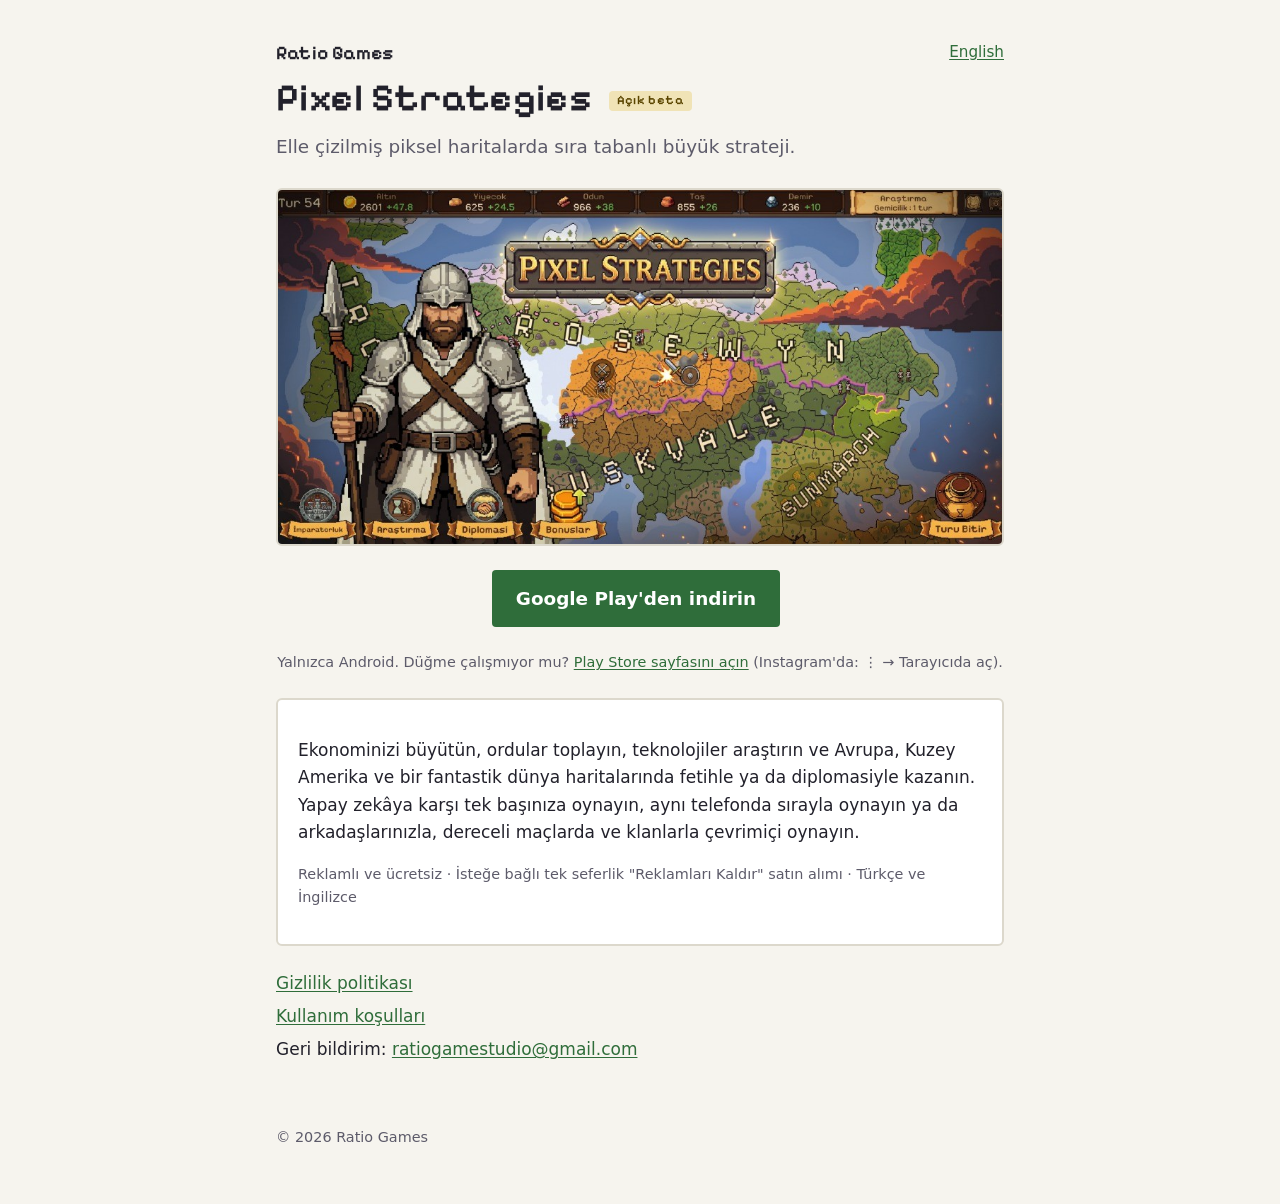
<file: pixel-strategies/tr.html>
<!doctype html>
<html lang="tr">
<head>
<meta charset="utf-8">
<meta name="viewport" content="width=device-width, initial-scale=1">
<title>Pixel Strategies</title>
<meta name="description" content="Piksel sanatlı sıra tabanlı büyük strateji. Google Play'de açık beta.">
<meta name="color-scheme" content="light dark">
<meta property="og:type" content="website">
<meta property="og:locale" content="tr_TR">
<meta property="og:title" content="Pixel Strategies: Google Play'de açık beta">
<meta property="og:description" content="Elle çizilmiş piksel haritalarda sıra tabanlı büyük strateji. Android'de ücretsiz.">
<meta property="og:url" content="https://ratiogames.github.io/pixel-strategies/tr.html">
<meta property="og:image" content="https://ratiogames.github.io/pixel-strategies/feature-tr.jpg">
<meta property="og:image:width" content="1024">
<meta property="og:image:height" content="500">
<meta name="twitter:card" content="summary_large_image">
<link rel="alternate" hreflang="en" href="https://ratiogames.github.io/pixel-strategies/">
<link rel="alternate" hreflang="tr" href="https://ratiogames.github.io/pixel-strategies/tr.html">
<script>
  // Chose Turkish: forget an earlier "English" choice so the main link opens Turkish again
  try { if (localStorage.getItem('ps-lang') === 'en') localStorage.removeItem('ps-lang'); } catch (e) {}
</script>
<link rel="preconnect" href="https://fonts.googleapis.com">
<link rel="preconnect" href="https://fonts.gstatic.com" crossorigin>
<link rel="stylesheet" href="https://fonts.googleapis.com/css2?family=Pixelify+Sans:wght@500;600&display=swap">
<link rel="stylesheet" href="../style.css">
<style>
  .hero { width: 100%; height: auto; border-radius: 6px; border: 2px solid var(--border); display: block; }
  .cta { text-align: center; margin: 20px 0 8px; }
  .cta .button { font-size: 1.15rem; padding: 14px 24px; }
  .small { font-size: 0.9rem; }
</style>
</head>
<body>
<header>
  <span class="lang"><a href="./?lang=en" hreflang="en" lang="en">English</a></span>
  <a class="brand" href="../">Ratio Games</a>
  <h1>Pixel Strategies <span class="badge">Açık beta</span></h1>
  <p class="lead">Elle çizilmiş piksel haritalarda sıra tabanlı büyük strateji.</p>
</header>

<main>
  <img class="hero" src="feature-tr.jpg" width="1024" height="500" alt="Pixel Strategies: piksel sanatlı strateji haritasının önünde bir şövalye">

  <!-- Android: the intent link opens the Play Store app straight from in-app browsers (Instagram, Facebook, TikTok);
       browsers that can't handle it fall back to the web store page. -->
  <p class="cta">
    <a class="button" href="intent://details?id=com.ratiogames.pixelstrategies#Intent;scheme=market;package=com.android.vending;S.browser_fallback_url=https%3A%2F%2Fplay.google.com%2Fstore%2Fapps%2Fdetails%3Fid%3Dcom.ratiogames.pixelstrategies%26hl%3Dtr;end">Google Play'den indirin</a>
  </p>
  <p class="cta small muted">Yalnızca Android. Düğme çalışmıyor mu?
    <a href="https://play.google.com/store/apps/details?id=com.ratiogames.pixelstrategies&amp;hl=tr" target="_blank" rel="noopener">Play Store sayfasını açın</a>
    (Instagram'da: ⋮ → Tarayıcıda aç).</p>

  <section class="card">
    <p>Ekonominizi büyütün, ordular toplayın, teknolojiler araştırın ve Avrupa, Kuzey Amerika ve bir fantastik dünya
      haritalarında fetihle ya da diplomasiyle kazanın. Yapay zekâya karşı tek başınıza oynayın, aynı telefonda
      sırayla oynayın ya da arkadaşlarınızla, dereceli maçlarda ve klanlarla çevrimiçi oynayın.</p>
    <p class="muted small">Reklamlı ve ücretsiz &middot; İsteğe bağlı tek seferlik "Reklamları Kaldır" satın alımı &middot; Türkçe ve İngilizce</p>
  </section>

  <ul class="links">
    <li><a href="privacy-tr.html">Gizlilik politikası</a></li>
    <li><a href="terms-tr.html">Kullanım koşulları</a></li>
    <li>Geri bildirim: <a href="mailto:ratiogamestudio@gmail.com">ratiogamestudio@gmail.com</a></li>
  </ul>
</main>

<footer>
  <p>&copy; 2026 Ratio Games</p>
</footer>
</body>
</html>
</file>
<file: style.css>
:root {
  --bg: #f6f4ee;
  --surface: #ffffff;
  --text: #22212b;
  --muted: #5d5b6a;
  --accent: #2f6d3a;
  --accent-text: #ffffff;
  --border: #dcd8cc;
  --badge: #f0e3b6;
  --badge-text: #5a4500;
}
@media (prefers-color-scheme: dark) {
  :root {
    --bg: #17161d;
    --surface: #211f29;
    --text: #ece9f2;
    --muted: #a7a3b5;
    --accent: #7fcf8c;
    --accent-text: #10210f;
    --border: #35323f;
    --badge: #4a3d12;
    --badge-text: #f5dc8a;
  }
}
* { box-sizing: border-box; }
html { -webkit-text-size-adjust: 100%; }
body {
  margin: 0;
  background: var(--bg);
  color: var(--text);
  font: 17px/1.6 system-ui, -apple-system, "Segoe UI", Roboto, "Helvetica Neue", Arial, sans-serif;
}
main, header, footer { max-width: 760px; margin: 0 auto; padding: 0 16px; }
header { padding-top: 40px; padding-bottom: 8px; }
footer { padding-top: 32px; padding-bottom: 40px; color: var(--muted); font-size: 0.9rem; }
h1, h2, h3, .brand {
  font-family: "Pixelify Sans", system-ui, sans-serif;
  font-weight: 600;
  line-height: 1.2;
  letter-spacing: 0.01em;
}
h1 { font-size: 2.4rem; margin: 0.2em 0 0.3em; }
h2 { font-size: 1.5rem; margin: 2em 0 0.5em; }
h3 { font-size: 1.15rem; margin: 1.5em 0 0.4em; }
.brand { font-size: 1.2rem; color: var(--text); text-decoration: none; }
a { color: var(--accent); text-underline-offset: 2px; }
.lead { font-size: 1.15rem; color: var(--muted); margin-top: 0; }
.muted { color: var(--muted); }
.card {
  background: var(--surface);
  border: 2px solid var(--border);
  border-radius: 6px;
  padding: 20px;
  margin: 24px 0;
}
.card h2 { margin-top: 0; }
.badge {
  display: inline-block;
  font-size: 0.8rem;
  font-weight: 600;
  background: var(--badge);
  color: var(--badge-text);
  border-radius: 4px;
  padding: 2px 8px;
  vertical-align: middle;
  margin-left: 8px;
}
.button {
  display: inline-block;
  background: var(--accent);
  color: var(--accent-text);
  text-decoration: none;
  font-weight: 600;
  padding: 10px 16px;
  border-radius: 4px;
  margin: 4px 8px 4px 0;
}
.links { list-style: none; padding: 0; }
.links li { margin: 6px 0; }
.lang { float: right; font-size: 0.95rem; }
nav.toc { background: var(--surface); border: 2px solid var(--border); border-radius: 6px; padding: 8px 20px; }
nav.toc ol { padding-left: 1.2em; }
table { border-collapse: collapse; width: 100%; font-size: 0.95rem; display: block; overflow-x: auto; }
th, td { border: 1px solid var(--border); padding: 8px 10px; text-align: left; vertical-align: top; }
th { background: var(--surface); }
code { font-size: 0.92em; }
</file>
